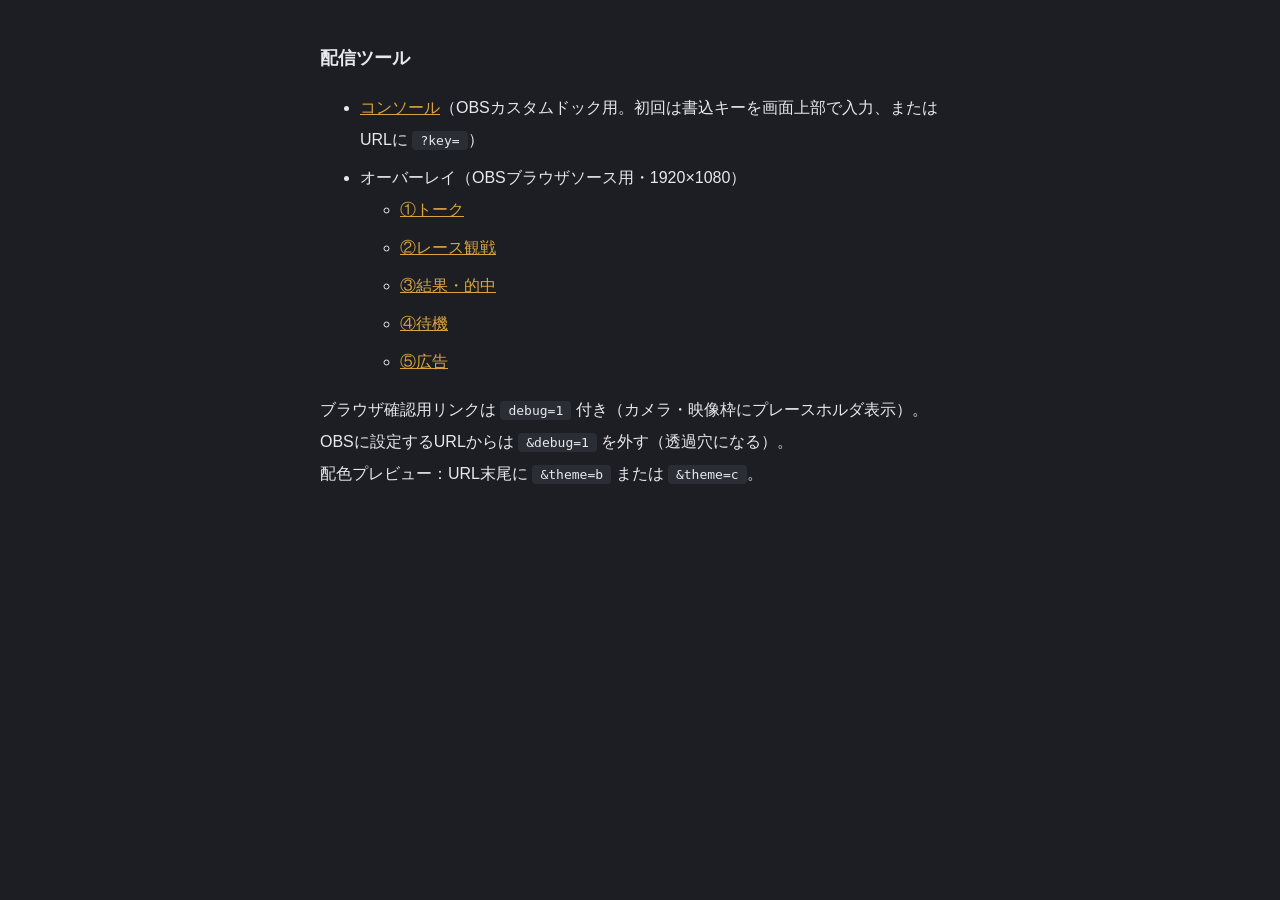
<file: index.html>
<!DOCTYPE html>
<html lang="ja">
<head>
<meta charset="utf-8">
<meta name="viewport" content="width=device-width, initial-scale=1">
<title>live tools</title>
<style>
  body { font-family: "Yu Gothic UI", sans-serif; background: #1c1e24; color: #e8e8ec;
         max-width: 640px; margin: 40px auto; padding: 0 20px; line-height: 2; }
  a { color: #d9a441; }
  h1 { font-size: 18px; }
  code { background: #2a2d34; padding: 2px 8px; border-radius: 4px; font-size: 13px; }
  li { margin-bottom: 6px; }
</style>
</head>
<body>
<h1>配信ツール</h1>
<ul>
  <li><a href="console.html">コンソール</a>（OBSカスタムドック用。初回は書込キーを画面上部で入力、またはURLに <code>?key=</code>）</li>
  <li>オーバーレイ（OBSブラウザソース用・1920×1080）
    <ul>
      <li><a href="overlay.html?scene=talk&debug=1">①トーク</a></li>
      <li><a href="overlay.html?scene=race&debug=1">②レース観戦</a></li>
      <li><a href="overlay.html?scene=result&debug=1">③結果・的中</a></li>
      <li><a href="overlay.html?scene=brb&debug=1">④待機</a></li>
      <li><a href="overlay.html?scene=ad&debug=1">⑤広告</a></li>
    </ul>
  </li>
</ul>
<p>ブラウザ確認用リンクは <code>debug=1</code> 付き（カメラ・映像枠にプレースホルダ表示）。<br>
OBSに設定するURLからは <code>&amp;debug=1</code> を外す（透過穴になる）。<br>
配色プレビュー：URL末尾に <code>&amp;theme=b</code> または <code>&amp;theme=c</code>。</p>
</body>
</html>
</file>
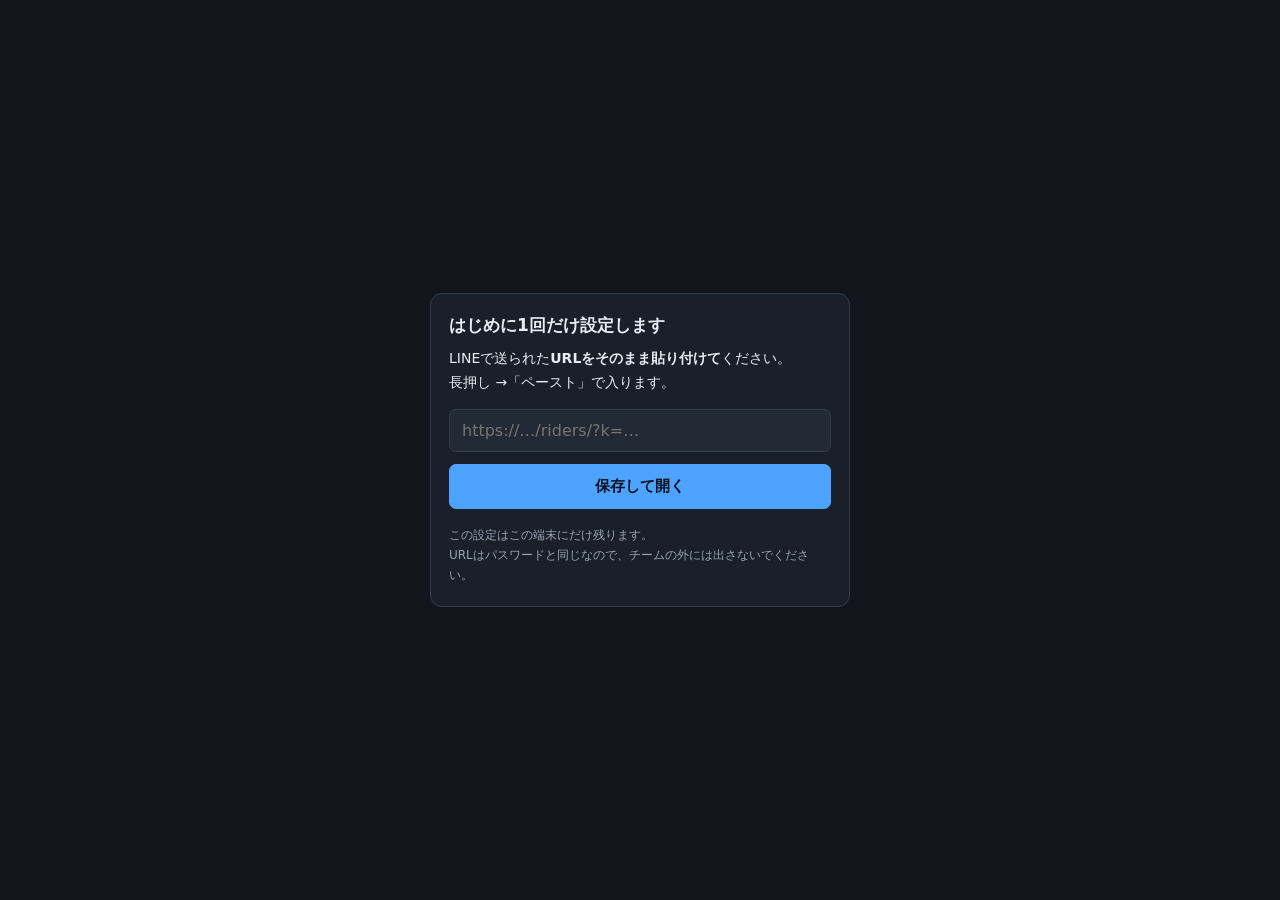
<file: riders/index.html>
<!DOCTYPE html>
<html lang="ja">
<head>
<meta charset="UTF-8">
<meta name="viewport" content="width=device-width, initial-scale=1, viewport-fit=cover">
<title>OKL 選手DB</title>
<!-- ホーム画面のアプリとして開くための指定（要件§35・③PWA／§39で訂正）。
     🔴**iPhoneは manifest の `start_url`（"./"）で起動する**＝「追加したときのURL」ではない。
        だから `?k=` を付けたまま追加しても**キーは落ちる**。さらにホーム画面アプリは
        Safariと localStorage が別なので、Safariで覚えたキーも届かない。
        ⇒ キーは画面から入れてもらう（`#keygate`／`js/keygate.js`）。
     ⚠️`start_url` を消せば前者は直るが、**Chromeのインストール要件から外れてAndroidが
        「アプリをインストール」を出さなくなる**ので消さない。 -->
<link rel="manifest" href="manifest.json">
<meta name="theme-color" content="#1a2029">
<meta name="apple-mobile-web-app-capable" content="yes">
<!-- 🔴`black-translucent` は**画面が時計・電池の下まで広がる**指定＝上のバーと時計が重なっていた
     （2026-09-23 Yの実機）。`black` はOSが status bar の場所を空けてくれる。
     ⚠️保険として CSS 側にも `env(safe-area-inset-top)` の余白を入れてある（効かない版への備え）。 -->
<meta name="apple-mobile-web-app-status-bar-style" content="black">
<meta name="apple-mobile-web-app-title" content="選手DB">
<link rel="apple-touch-icon" href="icon-180.png?v=20261129-001325">
<link rel="icon" href="icon-192.png?v=20261129-001325">
<link rel="stylesheet" href="css/style.css?v=20261129-001325">
</head>
<body data-view="work">

<!-- ═══════════ 操作ビュー（事務所PC） ═══════════ -->
<div class="app" id="app" data-tab="list">

  <header class="topbar">
    <div class="brand">選手DB</div>
    <nav class="tabs">
      <button type="button" class="tab is-on" data-tab="list">選手一覧</button>
      <button type="button" class="tab" data-tab="today">本日の出走表</button>
    </nav>
    <div class="top-right">
      <!-- 背景の色を切り替える（既定は黒。押すとこのブラウザだけが覚える） -->
      <button type="button" class="btn btn-sm theme-btn" id="theme-btn">○ 白背景にする</button>
      <span class="conn" id="conn" data-ok="wait">接続中…</span>
    </div>
  </header>

  <main class="cols">

    <!-- ── 左：一覧／出走表 ── -->
    <section class="col-left">

      <div class="pane" id="pane-list">
        <div class="filters">
          <input type="search" id="q" placeholder="名前・カナ・登録番号でさがす" autocomplete="off" spellcheck="false">
          <!-- 中身は名簿から作る（list.js renderKyuhanOptions）。使われている級班だけ人数つきで並ぶ。
               ⚠️ここは実データが来るまでの仮の1つ。**list.js の state.kyuhan と同じ値にする**
                  （main.js の初回 load がこのセレクトの値を読むため） -->
          <select id="kyuhan-sel" class="sel" title="級班でしぼりこむ">
            <option value="all">すべての級班</option>
          </select>
        </div>
        <div class="kana-rows" id="kana-rows"></div>
        <div class="list-head"><span id="list-count">—</span></div>
        <div class="list" id="rider-list"></div>
      </div>

      <div class="pane is-hidden" id="pane-today">
        <div class="filters">
          <select id="day-sel" class="sel">
            <option value="0">本日</option>
            <option value="1">明日</option>
          </select>
          <button type="button" class="btn" id="card-reload">取り直す</button>
          <span class="muted" id="card-meta"></span>
        </div>
        <div class="venue-tabs" id="venue-tabs"></div>
        <div class="racecard" id="racecard"></div>
      </div>

    </section>

    <!-- ── 右：選手詳細 ── -->
    <section class="col-right">
      <!-- スマホ（1カラム）でだけ出る戻りバー。§35
           ⚠️`#detail` の外に置く＝detail.js が中身を描き直しても消えない -->
      <div class="m-bar">
        <button type="button" class="m-back" id="m-back">← もどる</button>
      </div>
      <div id="detail">
        <div class="empty">左から選手を選んでください。</div>
      </div>
    </section>

  </main>
</div>

<!-- ═══════════ APIキーの入力（要件§39） ═══════════
     iPhoneのホーム画面アプリは `?k=` を落として起動し、Safariとは保存場所も別
     （head のコメント参照）＝**URL以外にキーを入れる道**が要る。
     ⚠️既定は hidden。出し入れするのは keygate.js だけ（出力ビューからは呼ばれない）。
     ⚠️`#app` の外に置く＝出力ビューは `#app` を remove するが、こちらは元々出さないので無害。 -->
<div class="keygate" id="keygate" hidden>
  <div class="kg-box">
    <div class="kg-title">はじめに1回だけ設定します</div>
    <p class="kg-lead">LINEで送られた<b>URLをそのまま貼り付けて</b>ください。<br>
      長押し →「ペースト」で入ります。</p>
    <input type="text" class="inp kg-inp" id="kg-inp" placeholder="https://…/riders/?k=…"
           autocomplete="off" autocapitalize="off" autocorrect="off" spellcheck="false">
    <button type="button" class="btn btn-primary kg-go" id="kg-go">保存して開く</button>
    <p class="kg-err" id="kg-err" hidden></p>
    <p class="kg-note">この設定はこの端末にだけ残ります。<br>
      URLはパスワードと同じなので、チームの外には出さないでください。</p>
  </div>
</div>

<!-- ═══════════ 出力ビュー（OBSブラウザソース・背景透明） ═══════════ -->
<div class="outcard" id="outcard" hidden></div>

<script src="../autoupdate.js?v=20261129-001325" data-au="output-only"></script>
<script src="js/config.js?v=20261129-001325"></script>
<script src="js/keygate.js?v=20261129-001325"></script>
<script src="js/racetype.js?v=20261129-001325"></script>
<script src="js/bank.js?v=20261129-001325"></script>
<script src="js/api.js?v=20261129-001325"></script>
<script src="js/kana.js?v=20261129-001325"></script>
<script src="js/list.js?v=20261129-001325"></script>
<script src="js/today.js?v=20261129-001325"></script>
<script src="js/detail.js?v=20261129-001325"></script>
<script src="js/output.js?v=20261129-001325"></script>
<script src="js/main.js?v=20261129-001325"></script>
</body>
</html>
</file>
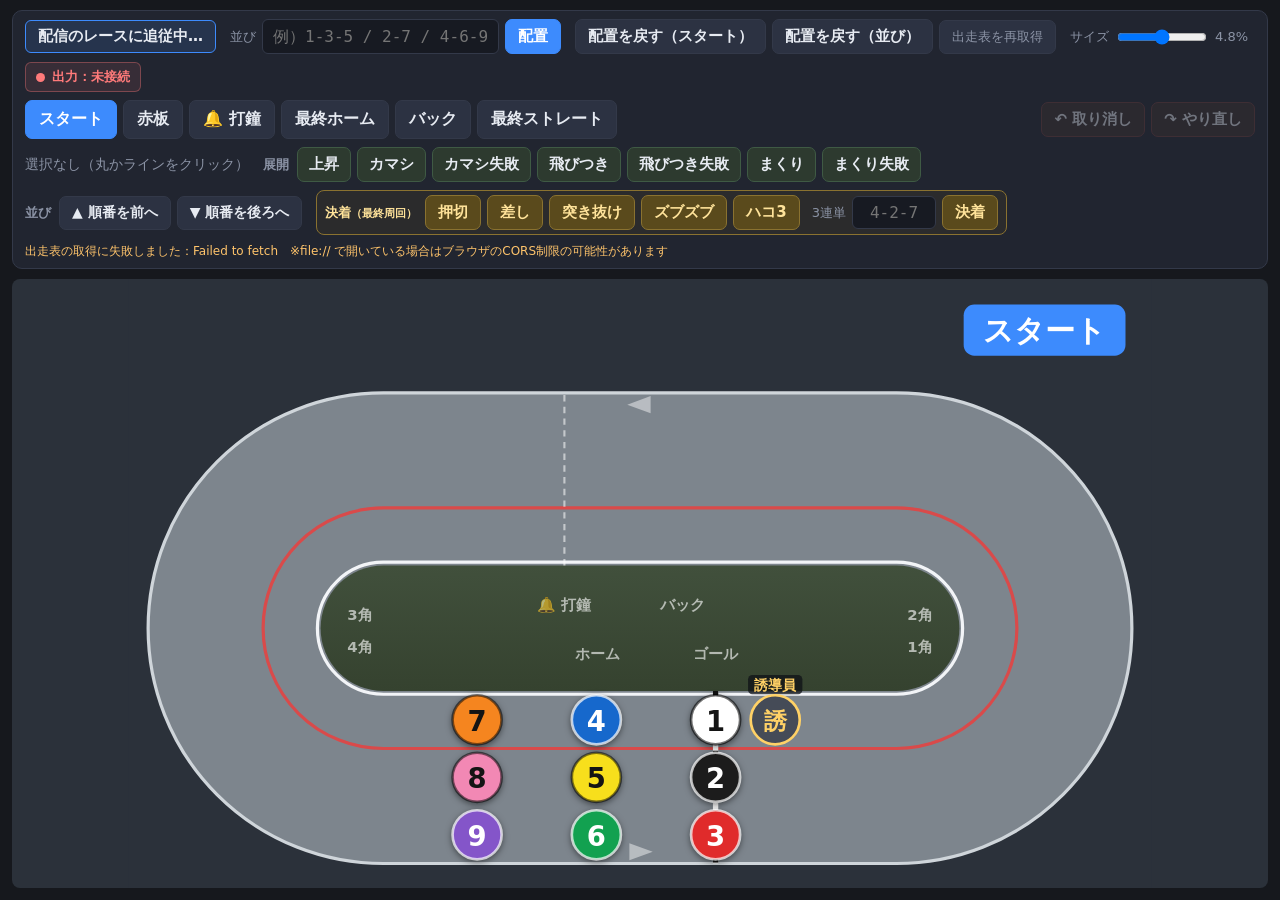
<file: tenkai-v2/index.html>
<!DOCTYPE html>
<html lang="ja">
<head>
<meta charset="UTF-8">
<meta name="viewport" content="width=device-width, initial-scale=1">
<title>競輪 展開ボード v2</title>
<link rel="stylesheet" href="css/style.css?v=20261129-001325">
</head>
<body>

<div class="app">

  <!-- ===== 操作パネル（OBSのドック側だけ。出力 ?view=output では消える） ===== -->
  <header class="panel" id="panel">

    <div class="panel-row">
      <!-- 場・レースは配信（コンソール）に常時追従するので通常は隠れている。?follow=0 のときだけ現れる -->
      <div class="field manual-only">
        <label for="venue-select">場</label>
        <select id="venue-select" class="sel" disabled></select>
      </div>
      <div class="field manual-only">
        <label for="race-select">レース</label>
        <select id="race-select" class="sel" disabled></select>
      </div>
      <div class="field manual-only">
        <label class="chk" for="follow-chk" title="コンソールが出しているレースに自動で合わせます">
          <input type="checkbox" id="follow-chk" checked>配信に追従
        </label>
        <button type="button" class="diff" id="follow-diff" hidden></button>
      </div>

      <div class="field auto-only">
        <span class="now-race" id="now-race">配信のレースに追従中…</span>
      </div>

      <div class="field field-grow">
        <label for="lineup-input">並び</label>
        <input type="text" id="lineup-input" placeholder="例）1-3-5 / 2-7 / 4-6-9" autocomplete="off" spellcheck="false">
        <button type="button" id="apply-btn" class="btn btn-primary">配置</button>
      </div>

      <div class="field">
        <button type="button" id="reset-btn" class="btn" title="車番順の升目（スタートの位置）に戻す">配置を戻す（スタート）</button>
        <button type="button" id="reset-line-btn" class="btn" title="並びの一列（赤板の位置）に置き直す">配置を戻す（並び）</button>
        <button type="button" id="reload-btn" class="btn btn-sub">出走表を再取得</button>
      </div>

      <div class="field">
        <label for="size-range">サイズ</label>
        <input type="range" id="size-range" min="40" max="56" step="1">
        <span class="val" id="size-val">4.8%</span>
      </div>

      <div class="field">
        <span class="live-dot" id="live-dot" data-live="off">出力：未接続</span>
      </div>
    </div>

    <!-- 局面ボタン＝先頭がその地点に来るまで全体が進む（戻る）。要件定義_v2 §5・§6.4 -->
    <div class="panel-row panel-row-phase">
      <div class="phase-group">
        <button type="button" class="btn btn-phase" data-phase="start">スタート</button>
        <button type="button" class="btn btn-phase" data-phase="red">赤板</button>
        <button type="button" class="btn btn-phase" data-phase="bell">🔔 打鐘</button>
        <button type="button" class="btn btn-phase" data-phase="home">最終ホーム</button>
        <button type="button" class="btn btn-phase" data-phase="back">バック</button>
        <button type="button" class="btn btn-phase" data-phase="straight" title="4角を抜けてホーム直線へ。ここで差し・突き抜け・ズブズブを押すと3着までゴールする">最終ストレート</button>
      </div>
      <div class="phase-group">
        <button type="button" class="btn btn-undo" id="undo-btn" title="Ctrl+Z" disabled>↶ 取り消し</button>
        <button type="button" class="btn btn-undo" id="redo-btn" title="Ctrl+Y" disabled>↷ やり直し</button>
      </div>
    </div>

    <!-- 動詞ボタン（v2.1）＝選手かラインをクリックして選んでから押す。要件定義_v2 §6.5 -->
    <!-- 9/27 Naoto「レース中の動きと、ゴールの仕方はボタンの位置を分けて分かるように」＝
         1段目＝展開（レース中の動き・緑）／2段目＝並び（順番の入れ替え）＋決着（ゴールの仕方・金色・3連単もここ） -->
    <div class="panel-row panel-row-verb">
      <span class="sel-label is-empty" id="sel-label">選択なし（丸かラインをクリック）</span>
      <div class="phase-group verb-group">
        <span class="group-label">展開</span>
        <button type="button" class="btn btn-verb" data-verb="joushou" title="赤板〜打鐘：選んだラインが上がって前を押さえる。前受けはすぐ後ろへ">上昇</button>
        <button type="button" class="btn btn-verb" data-verb="kamashi" title="打鐘〜ホーム：選んだラインが一気に叩いて先頭へ。叩かれたラインはすぐ後ろへ">カマシ</button>
        <button type="button" class="btn btn-verb" data-verb="kamashiFail" title="選んだラインが番手の横まで来て突っ張られ、最後尾へ下がる">カマシ失敗</button>
        <button type="button" class="btn btn-verb" data-verb="tobitsuki" title="選んだ選手が先頭ラインの番手に飛びつき、番手を奪う">飛びつき</button>
        <button type="button" class="btn btn-verb" data-verb="tobitsukiFail" title="選んだ選手が番手の横まで来て弾かれ、元の位置へ戻る">飛びつき失敗</button>
        <button type="button" class="btn btn-verb" data-verb="makuri" title="外を上がって先頭を抜き去る＝まくり切る（ラインの先頭を選ぶと後続も続く）">まくり</button>
        <button type="button" class="btn btn-verb" data-verb="makuriFail" title="先頭ラインの番手にブロックされて止められ、元の位置へ引く">まくり失敗</button>      </div>
    </div>
    <div class="panel-row panel-row-verb">
      <div class="phase-group verb-group">
        <span class="group-label">並び</span>
        <button type="button" class="btn btn-order" data-verb="up" title="選んだラインを1つ前のラインと入れ替える">▲ 順番を前へ</button>
        <button type="button" class="btn btn-order" data-verb="down" title="選んだラインを1つ後ろのラインと入れ替える">▼ 順番を後ろへ</button>
      </div>
      <div class="phase-group verb-group finish-group">
        <span class="group-label">決着<small>（最終周回）</small></span>
        <button type="button" class="btn btn-finish" data-verb="oshikiri" title="最終周回で：先頭がそのまま1着、ラインもそのままの順でゴール">押切</button>
        <button type="button" class="btn btn-finish" data-verb="sashi" title="最終周回で：番手が先頭を差して1着・3番手が3着（それより前は、すぐ前の選手を交わす）">差し</button>
        <button type="button" class="btn btn-finish" data-verb="tsukinuke" title="最終周回で：3番手が番手・先頭をまとめて抜いて1着（それより前は、番手が先頭を交わす）">突き抜け</button>
        <button type="button" class="btn btn-finish" data-verb="zubu" title="最終周回で：3車ラインの先頭が番手・3番手に抜かれる（番手→3番手→先頭の順でゴール）">ズブズブ</button>
        <button type="button" class="btn btn-finish" data-verb="hako3" title="最終周回で：3車ラインの先頭が1着・3番手が番手を交わして2着（先頭→3番手→番手の順でゴール）">ハコ3</button>
        <!-- 3連単で決着（9/27）：最終周回で押すと、その着順でゴールまで走り切る -->
        <span class="field">
          <label for="trifecta-input">3連単</label>
          <input type="text" id="trifecta-input" class="trifecta" placeholder="4-2-7" autocomplete="off" spellcheck="false" maxlength="12">
          <button type="button" id="trifecta-btn" class="btn btn-finish">決着</button>
        </span>
      </div>
    </div>

    <p class="hint" id="hint">局面ボタンで全体が進みます。<b>盤面の上でホイール（奥へ＝進む／手前へ＝戻す）</b>や → ← キーで少しずつ。<b>丸をドラッグ＝1台</b>（コースに沿って動く・離すと内/中/外にそろう）／<b>ラインの帯をドラッグ＝ライン全員</b>。</p>
  </header>

  <!-- ===== 表示エリア（1枚のSVG・viewBox 960×572。縦横比を保って窓に合わせる） ===== -->
  <main class="stage-wrap">
    <div class="stage" id="stage" data-bg="normal"></div>
  </main>

</div>

<script src="../autoupdate.js?v=20261129-001325" data-au="output-only"></script>
<script src="js/config.js?v=20261129-001325"></script>
<script src="js/track.js?v=20261129-001325"></script>
<script src="js/state.js?v=20261129-001325"></script>
<script src="js/icons.js?v=20261129-001325"></script>
<script src="js/bars.js?v=20261129-001325"></script>
<script src="js/board.js?v=20261129-001325"></script>
<script src="js/racecard.js?v=20261129-001325"></script>
<script src="js/live.js?v=20261129-001325"></script>
<script src="js/lineup.js?v=20261129-001325"></script>
<script src="js/anim.js?v=20261129-001325"></script>
<script src="js/undo.js?v=20261129-001325"></script>
<script src="js/verbs.js?v=20261129-001325"></script>
<script src="js/drag.js?v=20261129-001325"></script>
<script src="js/main.js?v=20261129-001325"></script>
</body>
</html>
</file>
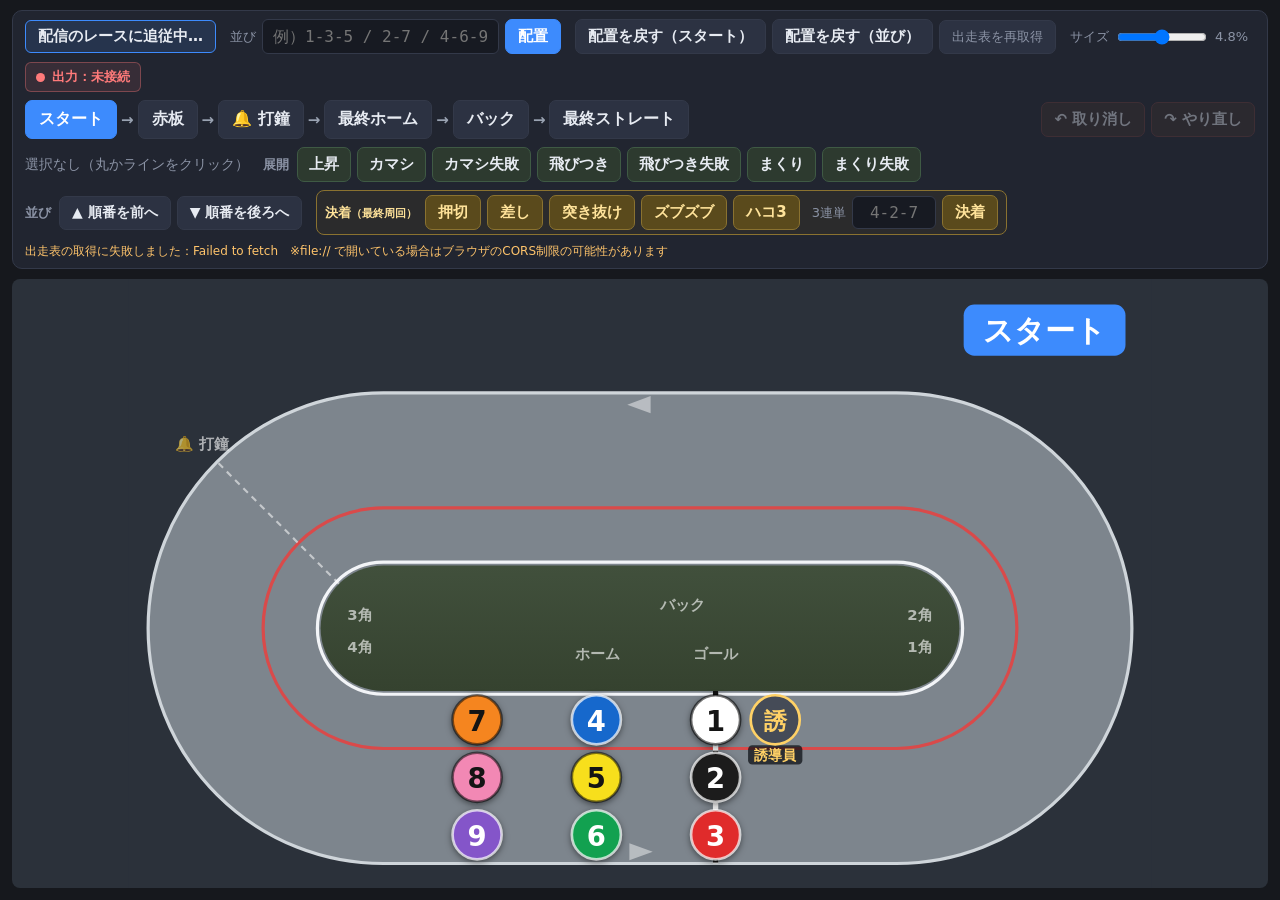
<file: tenkai/index.html>
<!DOCTYPE html>
<html lang="ja">
<head>
<meta charset="UTF-8">
<meta name="viewport" content="width=device-width, initial-scale=1">
<title>競輪 展開ボード</title>
<link rel="stylesheet" href="css/style.css?v=20261129-001325">
</head>
<body>

<div class="app">

  <!-- ===== 操作パネル（OBSのドック側だけ。出力 ?view=output では消える） ===== -->
  <header class="panel" id="panel">

    <div class="panel-row">
      <!-- 場・レースは配信（コンソール）に常時追従するので通常は隠れている。?follow=0 のときだけ現れる -->
      <div class="field manual-only">
        <label for="venue-select">場</label>
        <select id="venue-select" class="sel" disabled></select>
      </div>
      <div class="field manual-only">
        <label for="race-select">レース</label>
        <select id="race-select" class="sel" disabled></select>
      </div>
      <div class="field manual-only">
        <label class="chk" for="follow-chk" title="コンソールが出しているレースに自動で合わせます">
          <input type="checkbox" id="follow-chk" checked>配信に追従
        </label>
        <button type="button" class="diff" id="follow-diff" hidden></button>
      </div>

      <div class="field auto-only">
        <span class="now-race" id="now-race">配信のレースに追従中…</span>
      </div>

      <div class="field field-grow">
        <label for="lineup-input">並び</label>
        <input type="text" id="lineup-input" placeholder="例）1-3-5 / 2-7 / 4-6-9" autocomplete="off" spellcheck="false">
        <button type="button" id="apply-btn" class="btn btn-primary">配置</button>
      </div>

      <div class="field">
        <button type="button" id="reset-btn" class="btn" title="車番順の升目（スタートの位置）に戻す">配置を戻す（スタート）</button>
        <button type="button" id="reset-line-btn" class="btn" title="並びの一列（赤板の位置）に置き直す">配置を戻す（並び）</button>
        <button type="button" id="reload-btn" class="btn btn-sub">出走表を再取得</button>
      </div>

      <div class="field">
        <label for="size-range">サイズ</label>
        <input type="range" id="size-range" min="40" max="56" step="1">
        <span class="val" id="size-val">4.8%</span>
      </div>

      <div class="field">
        <span class="live-dot" id="live-dot" data-live="off">出力：未接続</span>
      </div>
    </div>

    <!-- 局面ボタン＝先頭がその地点に来るまで全体が進む（戻る）。要件定義_v2 §5・§6.4 -->
    <div class="panel-row panel-row-phase">
      <div class="phase-group">
        <!-- 10/26 Naoto 局面の間に「→」＝進む順が分かるように（ボタンではない・押せない）。色・大きさはここだけ（style.css は白版を保留中のため触らない） -->
        <button type="button" class="btn btn-phase" data-phase="start">スタート</button>
        <span class="phase-arrow" aria-hidden="true" style="align-self:center;color:#9aa3b2;font-weight:700;font-size:15px;margin:0 -2px;user-select:none">→</span>
        <button type="button" class="btn btn-phase" data-phase="red">赤板</button>
        <span class="phase-arrow" aria-hidden="true" style="align-self:center;color:#9aa3b2;font-weight:700;font-size:15px;margin:0 -2px;user-select:none">→</span>
        <button type="button" class="btn btn-phase" data-phase="bell">🔔 打鐘</button>
        <span class="phase-arrow" aria-hidden="true" style="align-self:center;color:#9aa3b2;font-weight:700;font-size:15px;margin:0 -2px;user-select:none">→</span>
        <button type="button" class="btn btn-phase" data-phase="home">最終ホーム</button>
        <span class="phase-arrow" aria-hidden="true" style="align-self:center;color:#9aa3b2;font-weight:700;font-size:15px;margin:0 -2px;user-select:none">→</span>
        <button type="button" class="btn btn-phase" data-phase="back">バック</button>
        <span class="phase-arrow" aria-hidden="true" style="align-self:center;color:#9aa3b2;font-weight:700;font-size:15px;margin:0 -2px;user-select:none">→</span>
        <button type="button" class="btn btn-phase" data-phase="straight" title="4角を抜けてホーム直線へ。ここで差し・突き抜け・ズブズブを押すと3着までゴールする">最終ストレート</button>
      </div>
      <div class="phase-group">
        <button type="button" class="btn btn-undo" id="undo-btn" title="Ctrl+Z" disabled>↶ 取り消し</button>
        <button type="button" class="btn btn-undo" id="redo-btn" title="Ctrl+Y" disabled>↷ やり直し</button>
      </div>
    </div>

    <!-- 動詞ボタン（v2.1）＝選手かラインをクリックして選んでから押す。要件定義_v2 §6.5 -->
    <!-- 9/27 Naoto「レース中の動きと、ゴールの仕方はボタンの位置を分けて分かるように」＝
         1段目＝展開（レース中の動き・緑）／2段目＝並び（順番の入れ替え）＋決着（ゴールの仕方・金色・3連単もここ） -->
    <div class="panel-row panel-row-verb">
      <span class="sel-label is-empty" id="sel-label">選択なし（丸かラインをクリック）</span>
      <div class="phase-group verb-group">
        <span class="group-label">展開</span>
        <button type="button" class="btn btn-verb" data-verb="joushou" title="赤板〜打鐘：選んだラインが上がって前を押さえる。前受けはすぐ後ろへ">上昇</button>
        <button type="button" class="btn btn-verb" data-verb="kamashi" title="打鐘〜ホーム：選んだラインが一気に叩いて先頭へ。叩かれたラインはすぐ後ろへ">カマシ</button>
        <button type="button" class="btn btn-verb" data-verb="kamashiFail" title="選んだラインが番手の横まで来て突っ張られ、最後尾へ下がる">カマシ失敗</button>
        <button type="button" class="btn btn-verb" data-verb="tobitsuki" title="選んだ選手が先頭ラインの番手に飛びつき、番手を奪う">飛びつき</button>
        <button type="button" class="btn btn-verb" data-verb="tobitsukiFail" title="選んだ選手が番手の横まで来て弾かれ、元の位置へ戻る">飛びつき失敗</button>
        <button type="button" class="btn btn-verb" data-verb="makuri" title="外を上がって先頭を抜き去る＝まくり切る（ラインの先頭を選ぶと後続も続く）">まくり</button>
        <button type="button" class="btn btn-verb" data-verb="makuriFail" title="先頭ラインの番手にブロックされて止められ、元の位置へ引く">まくり失敗</button>      </div>
    </div>
    <div class="panel-row panel-row-verb">
      <div class="phase-group verb-group">
        <span class="group-label">並び</span>
        <button type="button" class="btn btn-order" data-verb="up" title="選んだラインを1つ前のラインと入れ替える">▲ 順番を前へ</button>
        <button type="button" class="btn btn-order" data-verb="down" title="選んだラインを1つ後ろのラインと入れ替える">▼ 順番を後ろへ</button>
      </div>
      <div class="phase-group verb-group finish-group">
        <span class="group-label">決着<small>（最終周回）</small></span>
        <button type="button" class="btn btn-finish" data-verb="oshikiri" title="最終周回で：先頭がそのまま1着、ラインもそのままの順でゴール">押切</button>
        <button type="button" class="btn btn-finish" data-verb="sashi" title="最終周回で：番手が先頭を差して1着・3番手が3着（それより前は、すぐ前の選手を交わす）">差し</button>
        <button type="button" class="btn btn-finish" data-verb="tsukinuke" title="最終周回で：3番手が番手・先頭をまとめて抜いて1着（それより前は、番手が先頭を交わす）">突き抜け</button>
        <button type="button" class="btn btn-finish" data-verb="zubu" title="最終周回で：3車ラインの先頭が番手・3番手に抜かれる（番手→3番手→先頭の順でゴール）">ズブズブ</button>
        <button type="button" class="btn btn-finish" data-verb="hako3" title="最終周回で：3車ラインの先頭が1着・3番手が番手を交わして2着（先頭→3番手→番手の順でゴール）">ハコ3</button>
        <!-- 3連単で決着（9/27）：最終周回で押すと、その着順でゴールまで走り切る -->
        <span class="field">
          <label for="trifecta-input">3連単</label>
          <input type="text" id="trifecta-input" class="trifecta" placeholder="4-2-7" autocomplete="off" spellcheck="false" maxlength="12">
          <button type="button" id="trifecta-btn" class="btn btn-finish">決着</button>
        </span>
      </div>
    </div>

    <p class="hint" id="hint">局面ボタンで全体が進みます。<b>盤面の上でホイール（奥へ＝進む／手前へ＝戻す）</b>や → ← キーで少しずつ。<b>丸をドラッグ＝1台</b>（コースに沿って動く・離すと内/中/外にそろう）／<b>ラインの帯をドラッグ＝ライン全員</b>。</p>
  </header>

  <!-- ===== 表示エリア（1枚のSVG・viewBox 960×572。縦横比を保って窓に合わせる） ===== -->
  <main class="stage-wrap">
    <div class="stage" id="stage" data-bg="normal"></div>
  </main>

</div>

<script src="../autoupdate.js?v=20261129-001325" data-au="output-only"></script>
<script src="js/config.js?v=20261129-001325"></script>
<script src="js/track.js?v=20261129-001325"></script>
<script src="js/state.js?v=20261129-001325"></script>
<script src="js/icons.js?v=20261129-001325"></script>
<script src="js/bars.js?v=20261129-001325"></script>
<script src="js/board.js?v=20261129-001325"></script>
<script src="js/racecard.js?v=20261129-001325"></script>
<script src="js/live.js?v=20261129-001325"></script>
<script src="js/lineup.js?v=20261129-001325"></script>
<script src="js/anim.js?v=20261129-001325"></script>
<script src="js/undo.js?v=20261129-001325"></script>
<script src="js/verbs.js?v=20261129-001325"></script>
<script src="js/drag.js?v=20261129-001325"></script>
<script src="js/main.js?v=20261129-001325"></script>
</body>
</html>
</file>
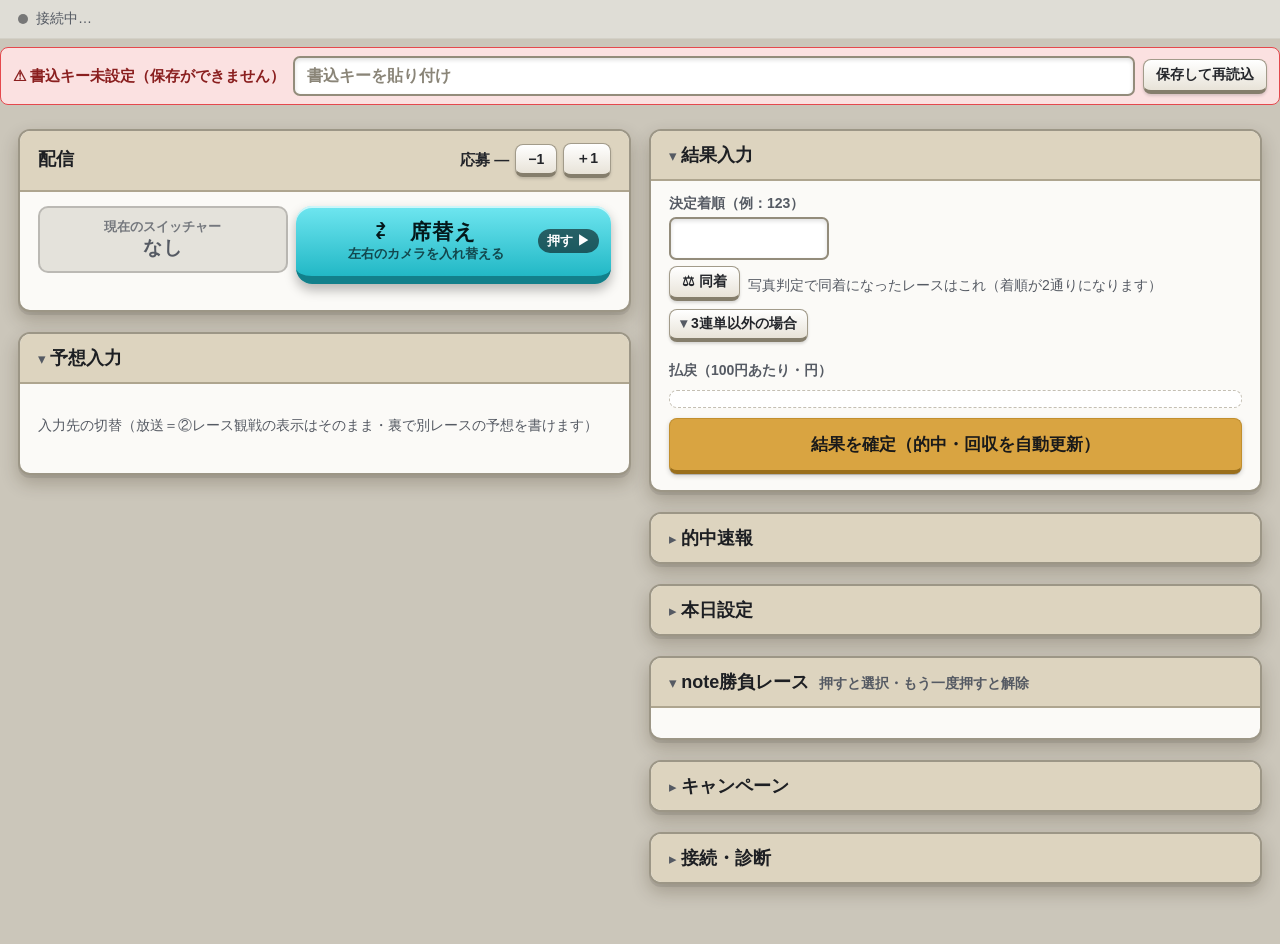
<file: console.html>
<!DOCTYPE html>
<html lang="ja">
<head>
<meta charset="utf-8">
<meta name="viewport" content="width=device-width, initial-scale=1">
<title>配信コンソール</title>
<link rel="stylesheet" href="console.css?v=20261129-001325">
</head>
<body>

<!-- ステータスバー（常時表示） -->
<header class="statusbar">
  <span class="sync-dot" id="sync-dot"></span>
  <span class="sync-text" id="sync-text">接続中…</span>
  <span class="next-race" id="next-race"></span>
</header>
<div class="warn hidden" id="stale-warn"></div>
<div class="warn hidden" id="refund-warn"></div>
<div class="warn hidden" id="ore-warn" title="タップで予想入力へ"></div>
<!-- 🔔 回収未入力アラート（10/3）：的中が集計待ち（回収枚数が空）になった瞬間に画面に固定で出す。中身は console.js の refundAlertShow -->
<div class="refund-alert hidden" id="refund-alert" role="alert" aria-live="assertive"></div>
<div class="warn key-warn hidden" id="key-warn">⚠ 書込キー未設定（保存ができません）
  <input type="password" id="key-input" class="inp slim" placeholder="書込キーを貼り付け">
  <button class="btn small" id="btn-key-save">保存して再読込</button>
</div>
<div class="warn newday hidden" id="newday-warn">
  <span id="newday-text"></span>
  <button class="btn small" id="btn-newday">新しい日を開始</button>
</div>

<main class="layout">
<div class="col">

<!-- ══════════ 場・レース ══════════ -->
<section class="card">
  <div class="card-head">
    <h2>場・レース <span class="h-sub" id="race-date"></span></h2>
    <!-- キャンペーン応募人数のクイック増減（8/9 FB98）：配信中に応募が入るたび更新する運用のため、
         現在人数を見せつつ＋1/−1で即保存（席替えクイックと同じ・本日設定フォームは読まない） -->
    <span class="camp-quick" title="本日のキャンペーン応募人数（押した瞬間に保存・バナー即反映。バナーを非表示に戻すのは本日設定で空欄に）">
      <span class="camp-quick-num" id="camp-quick-num">応募 —</span>
      <button class="btn small" id="btn-camp-minus">−1</button>
      <button class="btn small" id="btn-camp-plus">＋1</button>
    </span>
  </div>
  <!-- 席替えは配信中に使う操作＝本日設定の中だけでなく常時見える位置にも置く（8/8 FB74・押すと即確定）。
       8/29 FB150＝見出し行の小さなボタンでは押し忘れる（休憩明けの席交代が発生源）ため、
       カード先頭の全幅ボタンへ格上げ。⚠️idは変えない（検証ハーネスがidで叩く）。
       9/24 Naoto＝席替えを右半分に寄せ、左半分に「現在のスイッチャー（＝配信者2・席2の人）」の表示枠。
       枠は押せない表示だけ（塗り＝その人のメンバーカラー・console.js の renderSwitcher） -->
  <div class="seat-row">
    <div class="switcher empty" id="switcher-box">
      <span class="sw-lbl">現在のスイッチャー</span>
      <span class="sw-name" id="switcher-name">なし</span>
    </div>
    <button class="btn seat-swap" id="btn-seat-swap-quick" title="席1（左カメラ）と席2（右カメラ）を入れ替えて即保存（もう一度押すと元に戻る）">
      <span class="ss-main" id="seat-swap-label">⇄　席替え</span>
      <span class="ss-sub" id="seat-swap-sub">左右のカメラを入れ替える</span>
    </button>
  </div>
  <!-- #15（11/26 Naoto）休憩中アイコン＝席ごとのボタン（console.js の renderBreakBtns が中身を書く） -->
  <div class="brk-row" id="brk-row"></div>
  <div class="venue-row" id="venue-row"></div>
  <div class="race-chip-grid" id="race-chips"></div>
  <!-- 並び順＝シーン番号どおり①→②（8/27 FB142・Naoto指定）。
       #sub-row＝①トークの表示場（最大3場）／#race-sub-row＝②レース観戦のサブ予想（NEXT枠）。
       ⚠️入れ替えるだけでよい＝どちらもJSはid指定で描画・CSSに並び順の依存なし -->
  <div id="sub-row"></div>
  <div id="race-sub-row"></div>
</section>

<!-- 🎉§182 登録者のお祝い（11/1 Naoto「目立つところに」→「配信と予想入力の間に」）＝押す→もう一度押すと①で流れる（中身は console.js） -->
<!-- 11/10 Naoto「隠す」＝hidden で画面から消す（コードは12/7の1万人記念 全員配信で使い回す）。出すときは下の hidden を外すだけ -->
<button class="celebrate-btn" id="btn-celebrate" type="button" hidden><span class="cb-main"></span><span class="cb-sub"></span></button>

<!-- #45（11/28 Naoto）配信者へのメッセージ＝あるときだけ出る（中身は console.js の renderNMsg・送り主は出さない）。
     🔄11/28 Naoto「配信タブと予想入力タブの間が気づきやすい」＝一番上から移した -->
<div class="n-msg hidden" id="n-msg" role="alert" aria-live="assertive"></div>

<!-- ══════════ 予想入力 ══════════ -->
<details class="card" open>
  <summary><h2>予想入力</h2> <span class="h-sub" id="pred-target"></span></summary>
  <div class="hint">入力先の切替（放送＝②レース観戦の表示はそのまま・裏で別レースの予想を書けます）</div>
  <div class="venue-row" id="pred-venue-row"></div>
  <div class="race-chip-grid" id="pred-race-chips"></div>
<!-- §134（10/15 Naoto）入力先のレースに補充の選手がいるときだけ出す（追加は出さない） -->
<div class="hoju-alert hidden" id="pred-hoju"></div>
  <!-- 車数の手動上書き（旧 #pred-cars）は8/27 FB138で撤去＝自動判定（出走表の最大車番）一本。
       ⚠️本日設定の名簿・締切と違い、save()が読み戻す欄ではないのでDOMから消して問題ない -->
  <!-- 並び（9/25 Naoto「入力先のレースと予想の間に」）＝手修正＞時刻表同梱＞自動取得（OBSの②中央ラインと同じ優先順） -->
  <div class="pred-narabi hidden" id="pred-narabi"></div>
  <!-- prep51 休憩の促し（11/26 Naoto＝並び・AIアシスタントの下、2人の予想欄のすぐ上＝買目を打つときに必ず目に入る場所） -->
  <div class="brk-nudge hidden" id="brk-nudge"></div>
  <div id="pred-forms"></div>
  <!-- 「並びを手で直す」は9/25撤去（Naoto）。保存済みの手修正 state.narabi は並び表示で引き続き最優先 -->
</details>

</div>
<div class="col">

<!-- ══════════ 結果入力 ══════════ -->
<details class="card" open>
  <!-- 9/25 Naoto「結果を今すぐ取得」は見出しのレース丸枠の右へ。⚠️summary の中のボタン＝押すとカードが開閉してしまうので
       click で preventDefault（console.js） -->
  <summary><h2>結果入力</h2> <span class="h-sub" id="result-target"></span>
    <!-- §76（9/28 Naoto「使ったことない・不要」）隠すだけ＝console.js がidで引くのでDOMは残す -->
    <button class="btn small res-refresh-inline hidden" id="btn-res-refresh">🔄 結果を今すぐ取得</button></summary>
  <div class="hint hidden" id="auto-result-hint"></div>
  <div class="hint" id="res-refresh-hint"></div>

  <!-- 9/25 Naoto＝見出しは「決定着順」・例はハイフン無し・欄の中の例は出さない（parseOneOrder は数字だけ拾うので 123 で通る） -->
  <label class="lbl">決定着順（例：123）</label>
  <input type="text" id="res-order" class="inp big" inputmode="numeric">

  <!-- 同着（8/27 FB148）＝勝ちの並びが2通りになり、公式の3連単払戻も2本出る。
       着順を2本持って両方を的中・回収に載せる。既定は閉じたまま＝通常レースの邪魔をしない。
       自動取得が同着（3連単の払戻が2本）を拾ったときは「フォームに反映」で自動的に開く -->
  <div class="row gap dh-row">
    <button class="btn small" id="btn-deadheat">⚖ 同着</button>
    <span class="hint dh-note">写真判定で同着になったレースはこれ（着順が2通りになります）</span>
  </div>
  <div class="hidden" id="deadheat-wrap">
    <label class="lbl">同着の他の着順（例：123）</label>
    <!-- ⚠️1行入力ではなく複数行にしてある（8/27）＝1着同着と3着同着が重なると当たりが4通りになる
         実例＝2026/5/25 静岡3R（4-7-1／4-7-6／7-4-1／7-4-6）。1行固定だと取りこぼす -->
    <!-- §76（9/28 Naoto）例はハイフン無し（決定着順と同じ運用）・欄の見た目は決定着順とそろえる（console.css・行数に合わせて自動で伸びる） -->
    <textarea id="res-order2" class="inp big" rows="1"></textarea>
    <div class="hint">例）1着5・2着が2と3の同着 → <b>523</b> と <b>532</b> の2通りが当たり。
      下の払戻欄に<b>公式の金額を全部</b>入れると、当たり全部が的中・回収に載ります
      （それぞれ別に「何枚買ったか」を入れられます）</div>
  </div>

  <!-- 8/27 FB144：式別セレクタ＋組合せ＋行を追加は常時表示をやめ、この折りたたみの中へ。
       買い方は3連単が基本で、行の追加が要るのは他式別で買った時だけ（＝押した時だけ出す）。
       9/25 開くボタンは「同着」と同じ丸いボタンの見た目（.exp.btn-sum）。置き場所は同着ボタンの下（9/25 Naoto・同着欄の下＝同着を開いていないときは同着のすぐ下） -->
  <details class="exp btn-sum">
    <summary>3連単以外の場合</summary>
    <div class="hint">ワイド・2車複などで買った時だけ使います。式別と買い目を指定して決定すると、
      あとは3連単と同じ＝その行に払戻を入れれば的中・回収の計算に入ります</div>
    <div class="row gap">
      <!-- ⚠️3連単は選択肢に入れない（8/27 FB145）＝ここは「3連単以外」のための欄。
           3連単の行は着順を入れれば自動で並ぶ（console.jsのsyncPayoutPresets） -->
      <select id="payout-add-type" class="inp slim">
        <option>3連複</option><option>2車単</option><option>2車複</option><option>ワイド</option>
      </select>
      <input type="text" id="payout-add-combo" class="inp slim" placeholder="買い目 123">
      <button class="btn small" id="btn-payout-add">決定</button>
    </div>
  </details>

  <!-- 選手名（1〜3着）・決まり手・上がりの手入力欄は8/27 FB143で撤去（Naoto「手で入れない」）。
       ⚠️データとしては残す＝自動取得の結果からstate.results[].names/kimariteに入り、
       的中演出（選手リスペクト）が名前に使う。確定時の引き継ぎはDerive.carryResultMetaが担当。
       ここに欄を戻す必要はない（戻すならcarryResultMeta側も直すこと） -->

  <label class="lbl">払戻（100円あたり・円）</label>
  <!-- 8/27 FB146の入れ方の説明（公式の払戻をそのまま・回収は枚数）は9/25 Naoto「消して」で撤去 -->
  <div id="payout-rows"></div>


  <div class="settle-preview" id="settle-preview"></div>
  <button class="btn primary" id="btn-settle">結果を確定（的中・回収を自動更新）</button>
</details>

<!-- ══════════ 的中速報 ══════════ -->
<details class="card">
  <summary><h2>的中速報</h2> <span class="h-sub" id="hit-count"></span></summary>
  <ul class="hit-admin" id="hit-admin"></ul>
  <div class="row gap">
    <select id="hit-add-racer" class="inp slim"></select>
    <input type="text" id="hit-add-place" class="inp slim" placeholder="場R（例:玉野7R）">
    <input type="number" id="hit-add-mult" class="inp slim" placeholder="倍率">
    <button class="btn small" id="btn-hit-add">追加</button>
  </div>
</details>

<!-- ══════════ 本日設定 ══════════ -->
<details class="card" id="setup-card">
  <summary><h2>本日設定</h2></summary>
  <!-- 並び＝配信者 → 本日の場 → note勝負レース（9/26 Naoto）。note は「座っている人×本日の場」から作るので最後。
       配信者は交代・1人配信のときに一番急ぐ＝開いてすぐの位置 -->
  <!-- 9/26 Naoto＝プルダウン→ボタン式。座っている人をメンバーカラーで塗る・押した瞬間に保存。
       ⚠️select は隠して残す＝saveSettings が #racer-1/#racer-2 の値を読むため。ボタンは select の値を書き換えて change を発火するだけ
       （同じ人を選んだら席を入れ替える処理も change 側にある） -->
  <label class="lbl">配信者：席1＝左カメラ／席2＝右カメラ。座らない席は「なし」</label>
  <div class="seat-row"><span class="seat-lbl">席1（左）</span><div class="seat-btns" id="seat-pick-1"></div></div>
  <div class="seat-swap-row"><button class="btn small" id="btn-seat-swap" title="席1と席2を入れ替えて即保存">⇄ 席替え</button></div>
  <div class="seat-row"><span class="seat-lbl">席2（右）</span><div class="seat-btns" id="seat-pick-2"></div></div>
  <div class="seat-selects">
    <select id="racer-1" class="inp slim"></select>
    <select id="racer-2" class="inp slim"></select>
  </div>

  <label class="lbl">本日の場</label>
  <div class="venue-pick" id="venue-pick"></div>
  <!-- グレード表示の入力欄は9/24 Naoto「使ってないのでコンソール上の表示は不要」で admin-only に（&admin=1 でだけ見える）。
       ⚠️DOMから消さない＝saveSettings が .grade-inp を読み戻して state.grade に書くため。
       場を選んだ時の自動プリセット（タイムテーブルのグレード）はそのまま動く -->
  <div id="grade-inputs" class="admin-only"></div>
  <div class="hint admin-only">グレード表示＝②レース観戦の映像枠に出る小バッジ。**場を選ぶと自動で入ります**（オッズパークから取得・手で書き換えOK・空欄なら非表示）</div>

  <!-- 9/25 自由記述（#note-races）→クリック式。押した瞬間に保存（console.js renderNotePick）。
       保存形式は従来の文章のまま＝バナー・noteチェック既定ONは無改修 -->
  <label class="lbl">本日のnote勝負レース（押すと選択・もう一度押すと解除）</label>
  <div id="note-pick" class="note-pick"></div>

  <!-- 名簿・締切オフセットは配信者が触らないので既定で非表示（8/12）。
       ⚠️DOMから消してはいけない＝save()がここを読み戻すため、消すと保存のたびに
       名簿が空・締切が既定値で上書きされる。直すときは URL に &admin=1 を付けて開く -->
  <label class="lbl admin-only">配信者の名簿（1行に1人：名前 チームカラー。色＝青/緑/オレンジ/赤/ピンク/黄色 か #RRGGBB。カメラ枠・ネームプレートに反映）</label>
  <textarea id="roster" class="inp admin-only" rows="6"></textarea>

  <!-- 8/27にrowごとadmin-only化＝結果の自動確定もOFF固定で隠したため、この行は非adminでは丸ごと消える
       （残すと中身が空の行だけが余白として残る） -->
  <div class="row gap admin-only">
    <label class="lbl inline admin-only">公式締切 発走−<input type="number" id="cfg-close" class="inp tiny">分</label>
    <label class="lbl inline admin-only">民間締切 発走−<input type="number" id="cfg-netclose" class="inp tiny">分</label>
    <!-- 結果の自動確定＝**ON固定**で隠した（8/27 Naoto判断）。本番stateが true で当日33レース中28件が
         自動確定＝実運用がこれに乗っているため現状維持。ONの間は的中演出が「回収を入れて手で再確定した
         瞬間」に出る（resAuto→手動の置き換わりで発火・FB47）＝演出が消えるわけではない -->
    <label class="lbl inline admin-only"><input type="checkbox" id="cfg-autoresults"> 結果の自動確定（取得したら人の確認なしで即反映）</label>
  </div>
  <!-- 自動切替・自動追従は「外すことはない」ので常時ONとして隠した（8/27 Naoto要望）。
       ⚠️同じくDOMからは消さない＝save()がここを読み戻すため。非adminでは console.js が
       常にONを入れ直すので、古いstateにOFFが残っていても勝手に直る。
       OFFに戻したいときだけ URL に &admin=1 を付けて開く -->
  <div class="row gap admin-only">
    <label class="lbl inline"><input type="checkbox" id="cfg-autoscene"> 発走時刻に②レース観戦へ自動切替（切替忘れ防止。①トーク・③レース展開の表示中のみ・④⑤からは切り替えない）</label>
  </div>
  <div class="hint admin-only">※自動切替はOBS側の設定が1回だけ必要：ソース「オーバーレイ①トーク」「オーバーレイ③レース展開」のプロパティ→「ページの権限」→「OBSへの高度なアクセス」</div>
  <div class="row gap admin-only">
    <label class="lbl inline"><input type="checkbox" id="cfg-autoalign"> 発走・②切替時に予想レースを自動で合わせる（メイン＝映像のレース／サブ＝次のレース。その後の手動変更は自由）</label>
  </div>
  <!-- 9/26 Naoto＝場・配信者・note勝負・席替えは押した瞬間に保存になったので、配信者には不要＝admin-only。
       残す理由＝admin で名簿・締切・自動系を直したときの保存用 -->
  <button class="btn admin-only" id="btn-save-settings">設定を保存</button>
</details>

<!-- ══════════ キャンペーン ══════════
     9/24 Naoto＝応募人数を本日設定から独立したカードへ。保存はこのカードの「保存」ボタン（Enterでも可）だけ＝
     本日設定の「設定を保存」はもう応募人数を読まない（別カードの未保存入力を巻き込まないため）。
     配信中の増減は従来どおり「場・レース」見出しの＋1/−1 -->
<details class="card" id="campaign-card">
  <summary><h2>キャンペーン</h2></summary>
  <label class="lbl">本日のキャンペーン応募人数（バナー時計の左に表示・空欄なら非表示）</label>
  <div class="row gap">
    <input type="number" id="campaign-count" class="inp slim" placeholder="例）12">
    <button class="btn" id="btn-save-campaign">保存</button>
  </div>
</details>

<!-- 「広告・待機シーン」カードは撤去（8/27 Naoto「シーン削除済み」）。
     ④待機・⑤広告は8/12にOBSから削除済み＝編集する画面が存在しない。
     ⚠️本日設定の名簿・締切と違い、専用の保存ボタン（btn-save-assets）で完結していた欄＝
     他の save() が読み戻さないのでDOMごと消して問題ない（console.js側の renderAssets と
     ハンドラも同時に削除。片方だけ消すと $("ad-title") が null で落ちる）。
     state.ad / state.brbMsg と overlay.html の④⑤マークアップは残置＝②結果シーンと同じ扱い
     （シーンを復活させるときは console 側のカードを書き戻すだけで戻る） -->

<!-- ══════════ 接続・診断 ══════════ -->
<details class="card">
  <summary><h2>接続・診断</h2></summary>
  <div class="hint" id="diag-info"></div>
  <div class="row gap">
    <button class="btn small" id="btn-bc-test">オーバーレイ疎通テスト(BC)</button>
    <button class="btn small" id="btn-tt-refresh">タイムテーブル再取得</button>
  </div>
  <div class="hint" id="diag-result"></div>
  <!-- 10/3 本番では隠す（テスト接続 or &dayreset=1 のときだけ出す）＝10/2 23:36 配信終わりに押されて当日の予想・結果が消えたため。console.js 参照 -->
  <div class="row gap" id="day-reset-row">
    <button class="btn small danger" id="btn-day-reset">本日のデータをリセット</button>
  </div>
  <div class="hint" id="day-reset-hint">予想・結果・的中速報を全部消します（場・配信者・設定は残る）。テストデータの掃除用</div>
</details>

</div>
</main>

<script src="autoupdate.js?v=20261129-001325" data-au="banner"></script>
<script src="config.js?v=20261129-001325"></script>
<script src="keirin.js?v=20261129-001325"></script>
<script src="derive.js?v=20261129-001325"></script>
<script src="sync.js?v=20261129-001325"></script>
<script src="console.js?v=20261129-001325"></script>
</body>
</html>
</file>
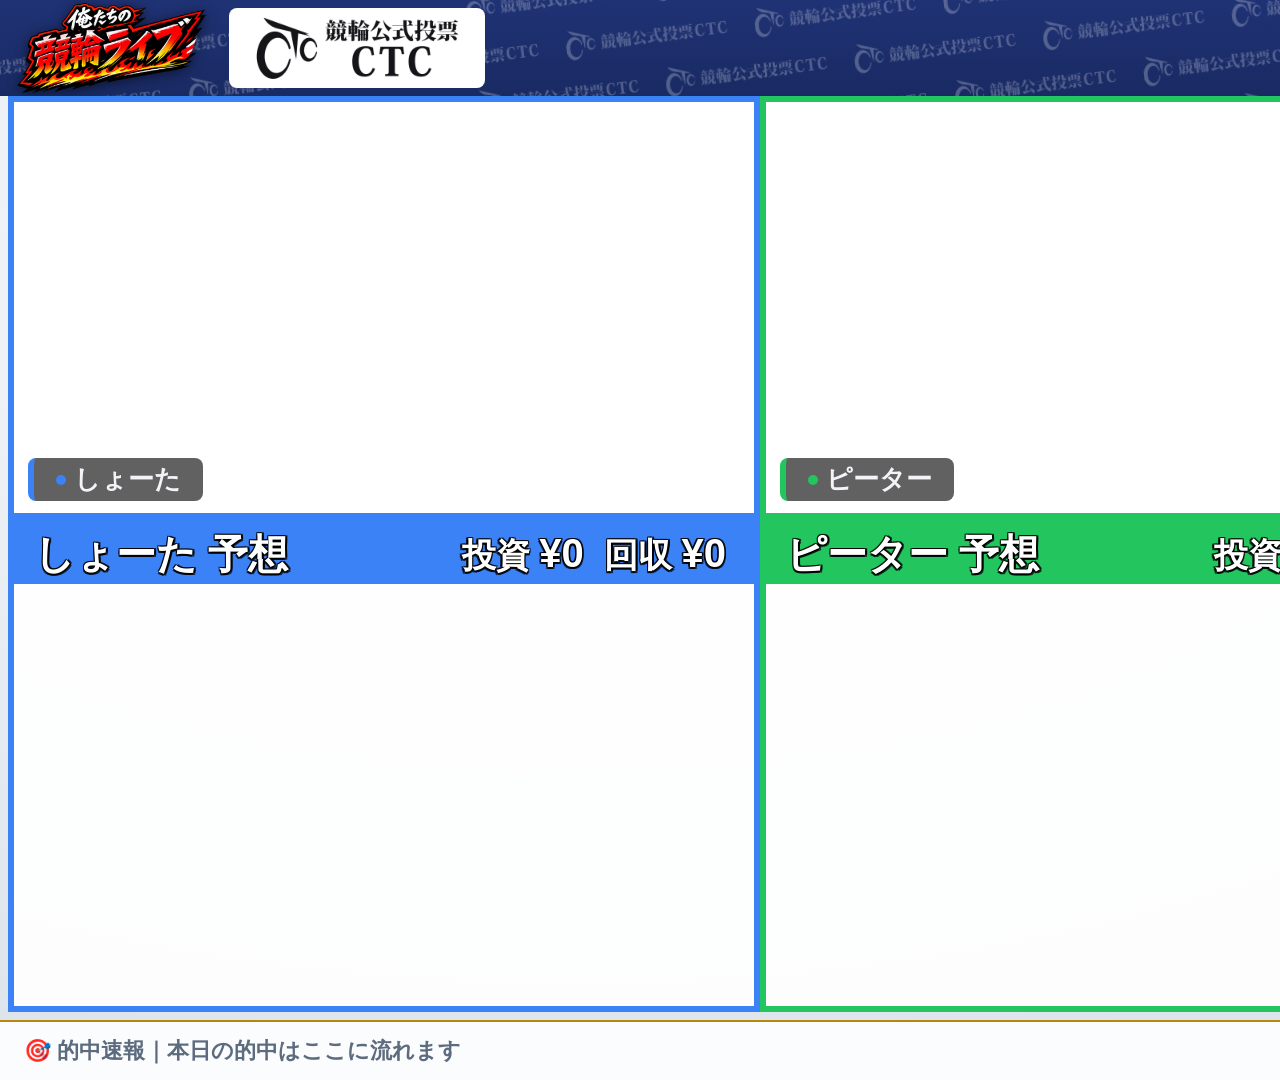
<file: overlay.html>
<!DOCTYPE html>
<html lang="ja">
<head>
<meta charset="utf-8">
<title>overlay</title>
<link rel="stylesheet" href="overlay.css?v=20261129-001325">
</head>
<body class="scene-talk" data-theme="a">

<div class="stage" id="stage">
  <svg id="backdrop" width="1920" height="1080" viewBox="0 0 1920 1080" preserveAspectRatio="none"></svg>

  <!-- ==== 全シーン共通ヘッダー ==== -->
  <header class="gbar">
    <div class="sp-logo"><img src="sponsor_black.png?v=20261129-001325" alt="競輪公式投票CTC"></div>
    <div class="venue-tabs" id="vtabs"></div>
    <div class="camp-box hidden" id="camp-box"><span class="camp-label">本日のキャンペーン応募人数</span><span class="camp-num" id="camp-num"></span></div>
    <div class="clock-box"><span class="clock-date" data-clock-date></span><span class="clock-time" data-clock-time></span></div>
  </header>

  <!-- ================= ①トークシーン ================= -->
  <section class="scene" id="scene-talk">
    <div class="talk-cams">
      <!-- .seat-card＝1人配信の空席に出す出走表（9/25・&seatcard）。見えるのは空いている席だけ -->
      <div class="cam slot-a" data-hole><div class="cam-ph">👤</div><div class="nameplate letter"><i class="np-dot"></i><span id="np-talk-a"></span></div><div class="seat-card" id="seatcard-a"></div></div>
      <div class="cam slot-b" data-hole><div class="cam-ph">👤</div><div class="nameplate letter"><i class="np-dot alt"></i><span id="np-talk-b"></span></div><div class="seat-card" id="seatcard-b"></div></div>
    </div>

    <!-- 予想帯＝②レース観戦と同じ様式（メンバーカラーヘッダー＋投資/回収・買い目チップ） -->
    <div class="talk-band">
      <div class="panel slot-a">
        <div class="panel-head band-head" id="tband-head-a"><span id="tband-name-a">予想</span><span class="band-inv" id="tband-inv-a"></span></div>
        <div class="buy-line" id="tband-pred-a"></div>
        <div class="band-meta hidden" id="tband-meta-a"></div>
      </div>
      <div class="panel slot-b">
        <div class="panel-head band-head" id="tband-head-b"><span id="tband-name-b">予想</span><span class="band-inv" id="tband-inv-b"></span></div>
        <div class="buy-line" id="tband-pred-b"></div>
        <div class="band-meta hidden" id="tband-meta-b"></div>
      </div>
    </div>

    <aside class="vrail">
      <ul class="timer-cards" id="timer-talk"></ul>
      <div class="panel slist-panel">
        <div class="panel-head">出走表<span class="panel-head-sub" id="slist-sub"></span></div>
        <ul class="slist" id="slist-talk"></ul>
        <div class="narabi-row hidden" id="narabi-talk"></div>
        <div class="note-races-row hidden" id="note-races-talk"></div>
      </div>
    </aside>

    <div class="ticker hidden" id="ticker-talk-wrap"><div class="ticker-inner" id="ticker-talk"></div></div>
  </section>

  <!-- ================= ②レース観戦シーン ================= -->
  <section class="scene" id="scene-race">
    <!-- 場名/Rのバーは置かない：映像は別ウィンドウのキャプチャで、実際に映るレースと
         コンソールの場情報がズレうるため（7/29 FB4）。映像枠は16:9固定 -->
    <div class="video-frame">
      <div class="vf-screen" data-hole><div class="video-ph">レース映像（許諾映像）</div></div>
    </div>

    <div class="race-band">
      <div class="panel slot-a">
        <div class="panel-head band-head" id="band-head-a"><span id="band-name-a">予想</span><span class="band-inv" id="band-inv-a"></span></div>
        <div class="buy-line" id="band-pred-a"></div>
        <div class="band-meta hidden" id="band-meta-a"></div>
      </div>
      <div class="panel slot-b">
        <div class="panel-head band-head" id="band-head-b"><span id="band-name-b">予想</span><span class="band-inv" id="band-inv-b"></span></div>
        <div class="buy-line" id="band-pred-b"></div>
        <div class="band-meta hidden" id="band-meta-b"></div>
      </div>
      <!-- 中央くり抜き＝ライン（8/13 v2・&v2=1のときだけ表示）。
           左右の見出しの隙間にJS（fitRaceLine）が実測でleft/widthを入れる -->
      <div class="rb-line hidden" id="rb-line"><div class="narabi-row" id="narabi-race"></div></div>
    </div>

    <aside class="vrail race-rail">
      <ul class="timer-cards" id="timer-race"></ul>
      <div class="race-sub-wrap">
        <!-- サブ予想（8/6 FB13）：コンソール「②サブ予想の場」で場を選ぶと表示（なし＝従来レイアウト） -->
        <div class="race-sub">
          <div class="panel sub-panel slot-a">
            <div class="panel-head sub-head" id="sband-head-a"><span id="sband-name-a"></span></div>
            <div class="buy-line sub-line" id="sband-pred-a"></div>
          </div>
          <div class="panel sub-panel slot-b">
            <div class="panel-head sub-head" id="sband-head-b"><span id="sband-name-b"></span></div>
            <div class="buy-line sub-line" id="sband-pred-b"></div>
          </div>
        </div>
        <div class="race-wipes">
          <div class="cam slot-a" data-hole><div class="cam-ph">👤</div><div class="nameplate"><i class="np-dot"></i><span id="np-race-a"></span></div><div class="seat-card stc-cmp" id="seatcard-race-a"></div></div>
          <div class="cam slot-b" data-hole><div class="cam-ph">👤</div><div class="nameplate"><i class="np-dot alt"></i><span id="np-race-b"></span></div><div class="seat-card stc-cmp" id="seatcard-race-b"></div></div>
          <!-- §133 ②の投資・回収の帯＝ワイプの外（ワイプは overflow:hidden）。位置は JS winvPlace（NEXT枠があれば NEXT枠の左端〜ワイプの右端） -->
          <div class="band-head winv txt-edge hidden" id="winv-head-a"><span class="winv-name" id="winv-name-a"></span><span class="band-inv" id="winv-inv-a"></span></div>
          <div class="band-head winv txt-edge hidden" id="winv-head-b"><span class="winv-name" id="winv-name-b"></span><span class="band-inv" id="winv-inv-b"></span></div>
        </div>
      </div>
    </aside>
  </section>

  <!-- ================= ③レース展開シーン（8/12新設） =================
       中央は透過穴。展開ボード（naoto-web.github.io/stagekit/tenkai/?view=output）を
       別ブラウザソースとして下に敷き、その上にこのオーバーレイを重ねる。
       右レール・予想帯は②レース観戦のクラスをそのまま使い回す＝寸法と見た目が自動で揃う。
       ②との差は「映像枠(1360x768)」が「左400px＋中央960px」に割れている点と、
       予想帯の上辺が864→668に上がって高さが208→404になる点だけ。 -->
  <section class="scene" id="scene-tenkai">
    <!-- 左：対象レースの出走表＋ライン -->
    <aside class="tk-left">
      <div class="panel slist-panel">
        <div class="panel-head">出走表<span class="panel-head-sub" id="slist-sub-tk"></span></div>
        <ul class="slist" id="slist-tk"></ul>
        <div class="narabi-row hidden" id="narabi-tk"></div>
      </div>
    </aside>

    <!-- 中央：レース展開（展開ボードを敷く穴） -->
    <div class="tk-board" data-hole><div class="video-ph">レース展開</div></div>

    <!-- 下：予想帯（②と同じ様式・高さ約2倍） -->
    <div class="race-band tk-band">
      <div class="panel slot-a">
        <div class="panel-head band-head" id="kband-head-a"><span id="kband-name-a">予想</span><span class="band-inv" id="kband-inv-a"></span></div>
        <div class="buy-line" id="kband-pred-a"></div>
        <div class="band-meta hidden" id="kband-meta-a"></div>
      </div>
      <div class="panel slot-b">
        <div class="panel-head band-head" id="kband-head-b"><span id="kband-name-b">予想</span><span class="band-inv" id="kband-inv-b"></span></div>
        <div class="buy-line" id="kband-pred-b"></div>
        <div class="band-meta hidden" id="kband-meta-b"></div>
      </div>
    </div>

    <!-- 右：タイマー＋ワイプ2つ（②と同寸・同位置） -->
    <aside class="vrail race-rail">
      <ul class="timer-cards" id="timer-tk"></ul>
      <div class="race-wipes">
        <div class="cam slot-a" data-hole><div class="cam-ph">👤</div><div class="nameplate"><i class="np-dot"></i><span id="np-tk-a"></span></div><div class="seat-card stc-cmp" id="seatcard-tk-a"></div></div>
        <div class="cam slot-b" data-hole><div class="cam-ph">👤</div><div class="nameplate"><i class="np-dot alt"></i><span id="np-tk-b"></span></div><div class="seat-card stc-cmp" id="seatcard-tk-b"></div></div>
      </div>
    </aside>
  </section>

  <!-- ================= ④結果・的中シーン ================= -->
  <section class="scene" id="scene-result">
    <div class="panel race-chips" id="race-chips"><span class="chips-title">本日の結果</span><span id="race-chips-body"></span></div>

    <div class="panel result-panel">
      <div class="panel-head" id="result-title">レース結果</div>
      <div class="result-rows" id="result-rows"></div>
      <div class="payout-grid" id="payout-grid"></div>
    </div>

    <div class="hit-badge hidden" id="hit-badge"><span class="hit-main" id="hit-main"></span><span class="hit-sub" id="hit-sub"></span></div>

    <div class="cams small-cams">
      <div class="cam slot-a" data-hole><div class="cam-ph">👤</div><div class="nameplate"><i class="np-dot"></i><span id="np-result-a"></span></div></div>
      <div class="cam slot-b" data-hole><div class="cam-ph">👤</div><div class="nameplate"><i class="np-dot alt"></i><span id="np-result-b"></span></div></div>
    </div>

    <div class="ticker" id="ticker"><div class="ticker-inner" id="ticker-result"></div></div>
  </section>

  <!-- ================= ④待機シーン ================= -->
  <section class="scene" id="scene-brb">
    <div class="brb-center">
      <div class="brand big"><span class="brand-mark">OKL</span><span class="brand-sub">競輪LIVE</span></div>
      <div class="brb-msg" id="brb-msg"></div>
      <div class="brb-next" id="brb-next"></div>
      <ul class="brb-list" id="brb-list"></ul>
    </div>
  </section>

  <!-- ================= ⑤広告シーン ================= -->
  <section class="scene" id="scene-ad">
    <div class="panel ad-panel">
      <div class="ad-logo"><img src="sponsor.png?v=20261129-001325" alt="競輪公式投票CTC"></div>
      <div class="ad-title" id="ad-title"></div>
      <ul class="ad-list" id="ad-list"></ul>
      <div class="ad-progress" id="ad-progress">
        <span class="ad-goal" id="ad-goal"></span>
        <div class="ad-bar"><div class="ad-bar-fill" id="ad-bar-fill"></div></div>
        <span class="ad-nums" id="ad-nums"></span>
      </div>
    </div>

    <div class="ad-wipes">
      <div class="cam ad-wipe slot-a" data-hole><div class="cam-ph">👤</div><div class="nameplate"><i class="np-dot"></i><span id="np-ad-a"></span></div></div>
      <div class="cam ad-wipe slot-b" data-hole><div class="cam-ph">👤</div><div class="nameplate"><i class="np-dot alt"></i><span id="np-ad-b"></span></div></div>
    </div>

  </section>
</div>

<div class="dbg" id="dbg"></div>

<script src="autoupdate.js?v=20261129-001325" data-au="reload"></script>
<script src="config.js?v=20261129-001325"></script>
<script src="keirin.js?v=20261129-001325"></script>
<script src="derive.js?v=20261129-001325"></script>
<script src="sync.js?v=20261129-001325"></script>
<script src="overlay.js?v=20261129-001325"></script>
</body>
</html>
</file>
<file: riders/css/style.css>
/* ===========================================================
   style.css — 選手DB（PC用・事務所の入力画面）
   出力ビュー（?view=output）だけは背景透明・OBS向けの別スタイル（末尾）
   =========================================================== */

/* ══════════ 配色 ══════════
   🔑**色は必ずここの変数を通す**（2026-09-23）。黒背景／白背景をボタン1つで切り替えるため、
      CSSの中に生の色を書くと片方の配色で必ず破綻する。
   ⚠️白背景は `body[data-view="work"][data-theme="light"]` にだけ効かせる
      ＝**出力ビュー（OBSブラウザソース）には絶対にかけない**（配信画面の見た目が変わるため）。 */
:root {
  --bg: #12161c;
  --panel: #1a2029;
  --panel2: #222a35;
  --line: #333d4b;
  --fg: #e8edf4;
  --fg-dim: #97a3b4;
  --accent: #4da3ff;
  --gold: #e8b53a;
  --ok: #3ec98a;
  --ng: #ef5f5f;

  --on-accent: #06121f;                 /* アクセント色の上に載せる文字 */
  --on-key: #ffffff;                    /* 青地の上に載せる「今日の役割」の白太字（§50） */
  --fg-strong: #cfd8e3;                 /* 本文よりわずかに強い数字（内訳の回数） */
  --role-fg: #a9cdf5;                   /* 役割の青（出走表の右端・タグ） */
  --fill-soft: rgba(255, 255, 255, .03);   /* 表の地 */
  --fill-soft2: rgba(255, 255, 255, .035); /* メモ欄の地 */
  --cur-bg: rgba(77, 163, 255, .16);       /* いま選んでいる行 */
  --cur-bg-hover: rgba(77, 163, 255, .22);
  --car-ring: rgba(255, 255, 255, .22);    /* 車番の丸のふち（1番＝白が地に溶けないように） */
  --seri-bg: rgba(232, 181, 58, .14);
  --seri-line: rgba(232, 181, 58, .45);
  --tag-role-bg: #2b3a4d;  --tag-role-fg: #a9cdf5;  --tag-role-line: #3a5170;
  --tag-new-bg: #163a2a;   --tag-new-fg: #6fe0a8;   --tag-new-line: #245c42;
  --tag-down-bg: #3a2416;  --tag-down-fg: #f0b183;  --tag-down-line: #5c3a24;
  --tag-stay-bg: #232a35;
  --badge-obs-bg: #1d3550; --badge-obs-fg: #93c5fd;
  --badge-memo-bg: #2d2a16; --badge-memo-fg: #e6d07a;
  --badge-wait-bg: #2a2a2a; --badge-wait-fg: #9a9a9a;
  --on-bg: #16543a;        --on-fg: #aef0cd;        /* 「配信OK」が押された状態 */
  --toast-bg: #0c1017;     --toast-fg: #e8edf4;     --toast-err-fg: #ffd7d7;
  /* 出走表の「0」の文字。🔴opacityで薄くしてはいけない（下の .n.is-zero の説明） */
  --fg-faint: #565d66;
}

/* 🔴`input type="date"` のカレンダーアイコンとカレンダー本体は**ブラウザが描くので色を直接いじれない**。
   これが無いと、暗い背景に黒いアイコンが載って見えなくなる（2026-09-23 観察ログの開催日）。
   ⚠️**`:root` ではなく work ビューに書く**＝出力ビュー（OBS）には絶対に効かせない（§27と同じ約束）。
      `color-scheme` はブラウザのキャンバス色を変える指定なので、「背景は完全透明」が命の配信画面には触れない。
   🔑`color-scheme` は継承されるので、body に置けば中の入力欄まで届く。 */
body[data-view="work"] { color-scheme: dark; }

/* ── 白背景（2026-09-23 Naoto「一応見て、すぐ元に戻せるように」）──
   画面右上のボタンで切り替え・このブラウザだけが覚える。既定は黒のまま。
   🔑金（得点）と緑・赤は**白地だと飛ぶので濃く**する。明度だけ入れ替えると読めなくなる。 */
body[data-view="work"][data-theme="light"] {
  --bg: #f2f4f7;
  --panel: #ffffff;
  --panel2: #eef1f5;
  --line: #ccd3dc;
  --fg: #1b2028;
  --fg-dim: #5a6472;
  --accent: #1668cc;
  --gold: #91630a;
  --ok: #147a45;
  --ng: #c12f26;

  --on-accent: #ffffff;
  --on-key: #ffffff;
  --fg-strong: #2a323d;
  --role-fg: #1b5fa8;
  --fill-soft: rgba(0, 0, 0, .035);
  --fill-soft2: rgba(0, 0, 0, .045);
  --cur-bg: rgba(22, 104, 204, .12);
  --cur-bg-hover: rgba(22, 104, 204, .18);
  --car-ring: rgba(0, 0, 0, .28);
  --seri-bg: rgba(200, 140, 10, .16);
  --seri-line: rgba(150, 103, 8, .6);
  --tag-role-bg: #e3edfa;  --tag-role-fg: #1b5fa8;  --tag-role-line: #b9d3f0;
  --tag-new-bg: #e0f5ea;   --tag-new-fg: #12724a;   --tag-new-line: #b2e0c8;
  --tag-down-bg: #fceadb;  --tag-down-fg: #8d4b14;  --tag-down-line: #efcaa8;
  --tag-stay-bg: #eceff3;
  --badge-obs-bg: #e1ecfb; --badge-obs-fg: #1a5aa8;
  --badge-memo-bg: #f7efcf; --badge-memo-fg: #74600f;
  --badge-wait-bg: #ebedf0; --badge-wait-fg: #6b7280;
  --on-bg: #dcf3e6;        --on-fg: #12643f;
  /* トーストは白地でも浮くよう濃いまま＝色を反転させない */
  --toast-bg: #2b3341;     --toast-fg: #ffffff;     --toast-err-fg: #ffd7d7;
  --fg-faint: #bbbcbf;

  /* カレンダーのアイコンと日付ピッカーも白地用に。⚠️ここ（work＋light）にだけ書く
     ＝出力ビュー（OBS）は :root の dark のまま */
  color-scheme: light;
}

* { box-sizing: border-box; }

html, body {
  margin: 0;
  height: 100%;
  background: var(--bg);
  color: var(--fg);
  font-family: "Segoe UI", "Yu Gothic UI", "Meiryo", system-ui, sans-serif;
  font-size: 14px;
}

button, input, select, textarea { font-family: inherit; font-size: inherit; color: inherit; }

.is-hidden { display: none !important; }
.muted { color: var(--fg-dim); }
.sm { font-size: 12px; }

/* ── 全体の骨格 ── */
.app { display: flex; flex-direction: column; height: 100%; }

/* 🔴上のバーは **時計・電池の下に潜らせない**（2026-09-23 Yの実機＝時計と「選手一覧」が重なっていた）。
   iPhoneのホーム画面アプリは `viewport-fit=cover` で画面の端まで広がるので、
   `env(safe-area-inset-top)` の分だけ上に余白を足し、その分だけバーの高さも伸ばす。
   🔑**画面幅で分岐しない**＝ノッチの無い端末・PC・OBSでは `env()` が 0 になるので1pxも変わらない
     （§38で決めた「CSSを変えてもJSが黙ってずれない」考え方と同じ）。
   🔑`flex-basis` は **auto** にする＝列方向のflexでは basis が高さより優先されるので、
     `0 0 48px` のままだと `height` の calc が効かない。
   ⚠️横向きの左右インセットは足していない＝横向きは幅700px超でPCの2カラムに戻る（取説§9）。 */
.topbar {
  display: flex; align-items: center; gap: 18px;
  padding: env(safe-area-inset-top, 0px) 16px 0;
  height: calc(48px + env(safe-area-inset-top, 0px)); flex: 0 0 auto;
  background: var(--panel); border-bottom: 1px solid var(--line);
}
.brand { font-weight: 700; font-size: 17px; letter-spacing: .04em; }
.tabs { display: flex; gap: 4px; }
.tab {
  background: transparent; border: 1px solid transparent; color: var(--fg-dim);
  padding: 6px 14px; border-radius: 7px; cursor: pointer;
}
.tab:hover { color: var(--fg); }
.tab.is-on { background: var(--panel2); border-color: var(--line); color: var(--fg); font-weight: 600; }
.top-right { margin-left: auto; display: flex; align-items: center; gap: 10px; }
.theme-btn { white-space: nowrap; font-size: 12px; padding: 4px 10px; color: var(--fg-dim); }
.theme-btn:hover { color: var(--fg); }
.conn { font-size: 12px; padding: 4px 10px; border-radius: 999px; background: var(--panel2); white-space: nowrap; }
.conn[data-ok="ok"] { color: var(--ok); }
/* 🔴つながらないときは**押せる**＝キーを入れ直す唯一の入口（§39）。
   ⚠️文言は必ず短く＝長い文（旧「APIキーがありません（URLに ?k=… を付けて開く）」）は
      360pxで2行に折り返し、バーの高さを壊してタブまで潰した（Yの実機スクショ）。 */
.conn[data-ok="ng"] { color: var(--ng); cursor: pointer; border: 1px solid var(--ng); }

.cols { display: flex; flex: 1 1 auto; min-height: 0; }
.col-left { width: 460px; flex: 0 0 460px; border-right: 1px solid var(--line); display: flex; flex-direction: column; min-height: 0; }
/* 出走表タブは直近4ヶ月成績まで10列出すので、そのときだけ左を広げる（選手一覧は460pxのまま）。
   🔑幅は「固定列の合計＋選手名に必要な分＋スクロールバー」で決める（9/23 Naoto「名前の右の空白を詰めて
   右の詳細を広げたい」）。712px だと余りが全部 .racer-name の 1fr に流れて名前の右に約90pxの空白ができていた。 */
.app[data-tab="today"] .col-left { width: 640px; flex: 0 0 640px; }
.col-right { flex: 1 1 auto; overflow-y: auto; padding: 16px 20px 60px; min-width: 0; }
.pane { display: flex; flex-direction: column; min-height: 0; flex: 1 1 auto; }

/* ── しぼりこみ ── */
.filters { display: flex; gap: 8px; padding: 10px 12px; align-items: center; flex-wrap: wrap; }
.filters input[type="search"] { flex: 1 1 auto; min-width: 140px; }
input[type="search"], .inp, .sel, .ta, .role-note {
  background: var(--panel2); border: 1px solid var(--line); color: var(--fg);
  border-radius: 7px; padding: 7px 10px;
}
.inp-sm { width: 90px; }
.inp-xs { width: 62px; }
/* 観察ログの「場」と「開催日」（2026-09-23 Naoto）。
   ⚠️type=date は中に「2026/09/23」＋カレンダーのボタンが入るので、90pxだと日付が切れる */
.sel-sm { width: 112px; }
.ta { width: 100%; resize: vertical; }
input:focus, select:focus, textarea:focus { outline: 2px solid var(--accent); outline-offset: -1px; }

.kana-rows { display: flex; gap: 4px; padding: 0 12px 10px; flex-wrap: wrap; }
.kana {
  background: var(--panel2); border: 1px solid var(--line); color: var(--fg-dim);
  min-width: 34px; padding: 5px 8px; border-radius: 6px; cursor: pointer;
}
.kana:hover { color: var(--fg); }
.kana.is-on { background: var(--accent); border-color: var(--accent); color: var(--on-accent); font-weight: 700; }

.list-head { padding: 0 14px 6px; font-size: 12px; color: var(--fg-dim); }

/* ── 選手一覧 ── */
.list { overflow-y: auto; flex: 1 1 auto; padding: 0 8px 20px; }
.rrow {
  display: block; width: 100%; text-align: left; cursor: pointer;
  background: transparent; border: 1px solid transparent; border-radius: 8px;
  padding: 8px 10px; margin-bottom: 2px;
}
.rrow:hover { background: var(--panel); }
.rrow.is-current { background: var(--panel2); border-color: var(--accent); }
.rrow-main { display: flex; align-items: baseline; gap: 10px; }
.rname { font-size: 15px; font-weight: 600; }
.rkana { font-size: 11px; color: var(--fg-dim); }
.rrow-sub { display: flex; gap: 5px; flex-wrap: wrap; margin-top: 4px; }
.rrow-marks { display: flex; gap: 5px; margin-top: 4px; }

.tag {
  font-size: 11px; padding: 2px 7px; border-radius: 5px;
  background: var(--panel2); color: var(--fg-dim); border: 1px solid var(--line);
}
.tag-kyuhan { color: var(--fg); font-weight: 600; }
.tag-score { color: var(--gold); font-variant-numeric: tabular-nums; }
.tag-reg { font-variant-numeric: tabular-nums; }
.tag-role { background: var(--tag-role-bg); color: var(--tag-role-fg); border-color: var(--tag-role-line); }
.tag-new { background: var(--tag-new-bg); color: var(--tag-new-fg); border-color: var(--tag-new-line); }
.tag-down { background: var(--tag-down-bg); color: var(--tag-down-fg); border-color: var(--tag-down-line); }
.tag-stay { background: var(--tag-stay-bg); color: var(--fg-dim); }

.badge { font-size: 10px; padding: 2px 6px; border-radius: 4px; }
.badge-obs { background: var(--badge-obs-bg); color: var(--badge-obs-fg); }
.badge-memo { background: var(--badge-memo-bg); color: var(--badge-memo-fg); }
.badge-wait { background: var(--badge-wait-bg); color: var(--badge-wait-fg); }

.empty { padding: 28px 16px; color: var(--fg-dim); text-align: center; }

/* ── 本日の出走表 ── */
.venue-tabs { display: flex; gap: 4px; padding: 0 12px 8px; flex-wrap: wrap; }
.vtab {
  background: var(--panel2); border: 1px solid var(--line); color: var(--fg-dim);
  padding: 5px 10px; border-radius: 7px; cursor: pointer; display: flex; gap: 6px; align-items: baseline;
}
.vtab.is-on { background: var(--accent); border-color: var(--accent); color: var(--on-accent); }
.vtab-name { font-weight: 600; }
/* 開催区分の印（☀️モーニング／🌙ナイター／⭐ミッドナイト。デイは無印）。場名とグレードの間。
   並び順（1R発走の早い順）と合わせて「いま何枠か」を一目で見るための印。
   ⚠️絵文字は字より下に沈んで見えるので、ベースラインでなく中央でそろえる（`align-self: center`）。
     ⚠️`.vtab` が `align-items: baseline` なので、ここで上書きしないと印だけ下がる */
.vtab-kubun { font-size: 11px; opacity: .95; align-self: center; line-height: 1; }
.vtab-grade { font-size: 10px; opacity: .8; }

.racecard { overflow-y: auto; flex: 1 1 auto; padding: 0 12px 24px; }
.race { background: var(--panel); border: 1px solid var(--line); border-radius: 9px; padding: 9px 10px; margin-bottom: 9px; }
.race-head { display: flex; gap: 9px; align-items: baseline; margin-bottom: 5px; }
.race-no { font-weight: 700; font-size: 15px; }
.race-time { font-variant-numeric: tabular-nums; color: var(--gold); }
.race-cls, .race-line { font-size: 11px; color: var(--fg-dim); }

/* 競りの車を縦に積むので、単独の車は下端にそろえる（下の段が本来の並び） */
.narabi { display: flex; align-items: flex-end; gap: 3px; margin-bottom: 6px; flex-wrap: wrap; }
.narabi-label { font-size: 11px; color: var(--fg-dim); margin-right: 3px; padding-bottom: 3px; }
.narabi-sep { color: var(--fg-dim); margin: 0 2px; padding-bottom: 3px; }
/* 競り＝上が競りに行く側。細い縦線でつながりを示す */
.narabi-seri {
  display: inline-flex; flex-direction: column; align-items: center; gap: 2px;
  padding: 2px; border-radius: 6px; background: var(--seri-bg);
  outline: 1px solid var(--seri-line);
}

.car {
  display: inline-flex; align-items: center; justify-content: center;
  width: 21px; height: 21px; border-radius: 5px;
  font-weight: 700; font-size: 13px; flex: 0 0 auto;
  box-shadow: 0 0 0 1px var(--car-ring) inset;
}

.racers { display: flex; flex-direction: column; gap: 1px; }
/* ラインの切れ目（§48）＝行を並び順に並べたうえで、ラインごとに細い線で区切る。
   ⚠️行（.racer）の枠線には描かない＝行は選択中の青い枠（is-current）に border を使っているので、
     そこに区切りを混ぜると選択の枠と見分けがつかない。独立した1本の要素にする。 */
.line-gap { height: 1px; background: var(--line); margin: 3px 6px; }

/* 車番・選手名・級班・脚質・得点／逃捲差マ／BHS／勝率2連3連／役割
   選手名は minmax(100px, 1fr)＝スクロールバーの有無で余る数pxを吸わせるための 1fr。
   ⚠️各行が別々のgridなので、選手名以外は必ず固定px（max-contentにすると行ごとに列位置がずれる） */
.racer-row {
  display: grid;
  grid-template-columns: 24px minmax(100px, 1fr) 28px 18px 46px
                         repeat(4, 17px) repeat(3, 17px) repeat(3, 30px) 56px;
  gap: 5px; align-items: center; width: 100%; text-align: left;
}
.racer-head {
  font-size: 10px; color: var(--fg-dim); padding: 0 6px 3px;
  /* 明細の行は border:1px transparent を持つので、見出しにも同じ幅の枠を入れないと列が2pxずれる
     （1fr がその差を吸うため。縦線を引くとこのズレが見えてしまう） */
  border: 1px solid transparent; border-bottom-color: var(--line);
  margin-bottom: 3px;
}

/* ── 列のまとまりを区切る縦線（9/23 Naoto「得点と逃／マとB／Sと勝率／3連の右側」） ──
   線を引く場所は today.js の SEP_AT が唯一の出どころ＝見出しと明細で必ず同じ列に付く。
   ⚠️行は上下3pxのpadding＋1pxのborder＋1pxのgapで区切られているので、セルにborderを引くだけだと
   線が行ごとに細切れになる。セルを行の高さいっぱいに伸ばし、::before を上下にはみ出させて1本につなぐ。
   🔴はみ出しは**隣の行と重なる量**にすること（2026-09-23 Naoto「なんか縦線おかしくない？」）。
     実測＝セルの高さ33px・セルとセルの隙間9px。±4pxでは 8px しか埋まらず**1pxずつ切れて破線に見える**。
     ±7px（計14px＞9px）にして重ねる。下へ3px余るが `.race` の padding 9px の内側なので出ない。 */
.racer-row > .col-sep {
  position: relative; align-self: stretch;
  display: flex; align-items: center; justify-content: center;
}
.racer-row > .col-sep::before {
  content: ''; position: absolute; left: -3px; top: -7px; bottom: -7px;
  width: 2px; background: var(--line);   /* 9/23 Naoto「太さを倍に」＝1px→2px */
}
.racer-row > .racer-role.col-sep { justify-content: flex-end; }
/* 見出しは上へはみ出させない。下は罫線を越えるところまで伸ばして明細の線とつなげる */
.racer-head > .col-sep::before { top: 0; bottom: -4px; }
.racer {
  cursor: pointer; background: transparent;
  border: 1px solid transparent; border-radius: 6px; padding: 3px 6px;
}
.racer:hover:not(:disabled) { background: var(--panel2); }
.racer:disabled { opacity: .5; cursor: default; }
/* いま右に出している選手（9/23 Naoto「出走表上で今どの選手選んでるか分かるように」）。
   ⚠️選手一覧の .rrow.is-current は「枠線＋panel2」だが、ここは**hoverも panel2** なので
   同じにすると枠線だけの差になって見分けにくい。出走表だけ薄い青を敷いて区別する。 */
.racer.is-current {
  background: var(--cur-bg);
  border-color: var(--accent);
}
.racer.is-current:hover:not(:disabled) { background: var(--cur-bg-hover); }
.racer-name { display: flex; flex-direction: column; min-width: 0; }
.racer-name-main { font-weight: 600; white-space: nowrap; overflow: hidden; text-overflow: ellipsis; }
.racer-sub { font-size: 10px; color: var(--fg-dim); white-space: nowrap; overflow: hidden; text-overflow: ellipsis; }
.racer-kyuhan, .racer-kyaku { font-size: 11px; color: var(--fg-dim); }
/* 競走得点（§49・2026-09-24 Naoto）＝基本は白・レース内の1位を赤・2位を青（見出し「得点」も白）。
   ⚠️色は変数（--ng／--accent）＝白背景では濃い赤・濃い青に切り替わる（§27の約束）。
   🔑旧は全員を金色にしていた＝色が「得点の欄」を示すだけで、誰が上かは読めなかった。 */
.racer-score { font-size: 12px; color: var(--fg); font-variant-numeric: tabular-nums; text-align: right; }
.racer-score.is-top1 { color: var(--ng); }
.racer-score.is-top2 { color: var(--accent); }
.racer-role { font-size: 10px; color: var(--role-fg); text-align: right; }
/* 直近4ヶ月成績の数字。0は薄くして、値のあるところだけ目に入るようにする */
.n { font-size: 11px; text-align: center; font-variant-numeric: tabular-nums; }
.n-rate { color: var(--fg); }
/* 🔴**opacity で薄くしてはいけない**（2026-09-23 Naoto「他の3本が途中薄くなってる」）。
   opacity はその要素の `::before`＝**列の区切り線まで**薄くするので、
   0が並ぶ行だけ縦線がかすれて見える。0が出ない「直近4ヶ月」の列だけ線が濃いままだったのがその証拠。
   ⇒ **文字の色だけ**を薄くする（`--fg-faint`＝以前の opacity .3 と同じ見え方の色）。 */
.n.is-zero { color: var(--fg-faint); }

/* ── 詳細 ── */
.dt-head { display: flex; align-items: flex-start; gap: 16px; margin-bottom: 14px; }
.dt-head-l { flex: 1 1 auto; min-width: 0; }
.dt-head-r { display: flex; flex-direction: column; align-items: flex-end; gap: 4px; }
.dt-name { display: flex; align-items: baseline; gap: 12px; flex-wrap: wrap; }
.dt-name-main { font-size: 26px; font-weight: 700; }
.dt-name-kana { font-size: 13px; color: var(--fg-dim); }
.dt-tags { display: flex; gap: 5px; flex-wrap: wrap; margin-top: 7px; }

.sec { background: var(--panel); border: 1px solid var(--line); border-radius: 10px; margin-bottom: 12px; }
.sec-head {
  display: flex; align-items: baseline; gap: 12px; width: 100%; text-align: left;
  background: transparent; border: 0; padding: 11px 14px; cursor: pointer;
}
.sec-title { font-weight: 700; font-size: 15px; }
.sec-title::before { content: "▾ "; color: var(--fg-dim); }
.sec[data-folded="1"] .sec-title::before { content: "▸ "; }
.sec-hint { font-size: 11px; color: var(--fg-dim); }
.sec-body { padding: 0 14px 14px; }
.sec[data-folded="1"] .sec-body { display: none; }

.kv { display: grid; grid-template-columns: max-content 1fr; gap: 4px 14px; font-size: 13px; }
.kv-k { color: var(--fg-dim); }
.kv-line { font-size: 13px; margin-bottom: 8px; }
.lbl { font-size: 12px; color: var(--fg-dim); margin: 10px 0 5px; }

/* ── 役割別＝ボタンで1つだけ開く ──
   「今日この人は番手だから番手を見る」という使い方なので、6つ全部を出すと探す手間になる。
   ボタンに走数を出し、メモがある役割には右上に点を付ける。 */
.role-tabs { display: flex; gap: 6px; flex-wrap: wrap; margin-bottom: 10px; }
.role-tab {
  position: relative; cursor: pointer;
  display: flex; flex-direction: column; align-items: center; gap: 1px;
  background: var(--panel2); border: 1px solid var(--line); color: var(--fg-dim);
  border-radius: 9px; padding: 7px 15px;
}
.role-tab:hover { color: var(--fg); border-color: var(--accent); }
.role-tab.is-on { background: var(--accent); border-color: var(--accent); color: var(--on-accent); }
.role-tab-label { font-weight: 700; font-size: 14px; }
.role-tab-n { font-size: 10px; opacity: .8; font-variant-numeric: tabular-nums; }
.role-tab.has-note::after {
  content: ""; position: absolute; top: 5px; right: 6px;
  width: 6px; height: 6px; border-radius: 50%; background: var(--gold);
}
.role-tab.is-on.has-note::after { background: var(--on-accent); }
/* 今日の役割（一覧から開いたときは走数が最多の役割）＝**役割名も走数も白太字**（§50・2026-09-24 Naoto）。
   ほかのボタンはグレーのまま＝§33「今日＝白太字／他＝グレー」と同じ分担。
   ⚠️押している（青地 is-on）ときも白＝既定の暗い字（--on-accent）だと青地の上で沈む。
     色は変数（--on-key）＝白背景でも青地の上は白、ふつうの地の上は --fg（濃い字）になる。 */
.role-tab.is-key { color: var(--fg); }
.role-tab.is-key .role-tab-n { font-weight: 700; opacity: 1; }
.role-tab.is-key.is-on { color: var(--on-key); }

.role-panel { min-height: 32px; }

/* ── 集計期間の切り替え（2026-09-24 §41）＝役割別の本体の先頭の1行 ──
   「期間 [直近4ヶ月][8ヶ月][1年] 2026/05/22〜2026/09/22」。
   ボタンは あいうえお（.kana）と同じ大きさ・同じ押した色＝画面に3種類目のボタンを増やさない。
   ⚠️360pxでは日付が2行目に折り返してよい（flex-wrap） */
.win-bar { display: flex; align-items: center; gap: 6px; flex-wrap: wrap; margin: 0 0 10px; }
.win-k { font-size: 12px; color: var(--fg-dim); margin-right: 2px; }
.win-btn {
  background: var(--panel2); border: 1px solid var(--line); color: var(--fg-dim);
  padding: 4px 10px; border-radius: 6px; cursor: pointer; font-size: 12px; white-space: nowrap;
}
.win-btn:hover { color: var(--fg); }
.win-btn.is-on { background: var(--accent); border-color: var(--accent); color: var(--on-accent); font-weight: 700; }
.win-btn:disabled { opacity: .6; cursor: default; }
.win-range { font-size: 11px; color: var(--fg-dim); font-variant-numeric: tabular-nums; }
.role-body { background: var(--panel2); border: 1px solid var(--line); border-radius: 9px; padding: 12px; }
.role-head { display: flex; align-items: baseline; gap: 10px; margin-bottom: 9px; }
.role-label { font-weight: 700; font-size: 15px; }
.role-hint { font-size: 11px; color: var(--fg-dim); }
.role-n { font-size: 11px; color: var(--fg-dim); }
.role-figs { display: flex; gap: 18px; flex-wrap: wrap; margin-bottom: 10px; }
.fig { display: flex; flex-direction: column; }
.fig-v { font-size: 16px; font-weight: 700; font-variant-numeric: tabular-nums; color: var(--gold); }
.fig-k { font-size: 10px; color: var(--fg-dim); }

/* 着順ごとの回数の表（9/23）。列を詰めたいので .split より狭く、内訳は着順の真下に縦積み */
.rank .split-v { font-size: 13px; }
/* 🔴列は52px固定（detail.js の RANK_COL）＝中身が広くても列を押し広げない。
   min-width:0 が無いとflexの子は縮まず、はみ出しが左（前の列）へ流れる。
   内訳の1行（ラベル＋回数）は入らなければ2行に折る（横に溢れて隣の列に重ならない）。 */
.rank-sub { display: flex; flex-direction: column; gap: 1px; align-items: flex-end; min-width: 0; }
/* レース種別・グレードの表のマス＝**数字の真下に決まり手の内訳**を入れる（2026-09-24）。
   🔑着順の表は内訳を専用の行にまとめるが、こちらは行ごとに区分が違うので
      「どの数字の内訳か」が縦に読めるよう、同じマスの中に積む。
   ⚠️`min-width: 0` が無いと、内訳の文字が列（52px固定）を押し広げて表どうしの列がずれる（§36）。 */
.rank-cell { display: flex; flex-direction: column; align-items: flex-end; min-width: 0; }
.rank-cell-sub { display: flex; flex-wrap: wrap; gap: 4px; justify-content: flex-end; }
.rank-sub-i { display: flex; flex-wrap: wrap; justify-content: flex-end; gap: 4px; align-items: baseline; white-space: nowrap; }
.rank-sub-i.is-thin { opacity: .35; }
/* 「うち番手に差され」＝決まり手とは別の軸で上の行と重なる。
   ⚠️ラベルが長く列からはみ出して見えるので、**2段組み**にして列の幅に収める。
   区切り線で「上の内数」だと分かるようにする */
.rank-sub-i.is-note {
  flex-direction: column; align-items: flex-end; gap: 0;
  margin-top: 3px; padding-top: 3px; border-top: 1px dotted var(--line);
}
.rank-sub-i.is-note .rank-sub-k { font-size: 9px; line-height: 1.2; }
.rank-sub-k { font-size: 10px; color: var(--fg-dim); }
.rank-sub-v { font-size: 11px; font-weight: 700; font-variant-numeric: tabular-nums; color: var(--fg-strong); }
/* 今日でない行・表の内訳は、数字（.split-v.is-off）と同じくグレーで細く（§47・2026-09-24 Naoto）。
   🔴それまでは数字だけ落として内訳は白太字のまま＝レース種別・グレード・戦法別で「今日でない行の
      決まり手」がいちばん目立っていた。入れ物（.rank-sub）に is-off を付けて中の値ごと落とす。 */
.rank-sub.is-off .rank-sub-v { font-weight: 400; color: var(--fg-dim); }

/* ライン決着とレース種別は、戦法別と同じ表（.split）で出す。
   セルの中の走数（小さい灰色）と、出走表から開いたときの「今日の種別」の行（青） */
.split-n { font-size: 10px; color: var(--fg-dim); font-weight: 400; margin-left: 5px; font-variant-numeric: tabular-nums; }
/* ※is-cur / is-strong の指定は .is-thin より後ろ（下のほう）にまとめてある */
/* 0回は薄く＝値のあるところだけ目に入るように（出走表の数字と同じ扱い） */
.split-v.is-zero { opacity: .3; }

/* S取り＝車番ごとの回数。内枠ほど取りやすいので並びで見せる */
.scar { display: flex; gap: 10px; flex-wrap: wrap; margin: 2px 0 10px; }
.scar-i { display: inline-flex; align-items: center; gap: 4px; }
.scar-i.is-zero { opacity: .3; }
.scar-n { font-size: 12px; font-variant-numeric: tabular-nums; }

/* 戦法別・ライン決着・レース種別ごとの表。
   列数は中身で変わるので grid-template-columns は detail.js 側から流し込む。
   ⚠️2026-09-23（第2版）Naoto指示で **走数による薄字は廃止**。
     .is-thin が残っているのは「記録が0のマス」だけ。 */
.split {
  display: grid; align-items: baseline;
  justify-content: start;          /* 列を詰めて左に寄せる＝上の本体の数字と視線がつながる */
  column-gap: 18px; row-gap: 4px;
  margin: 0 0 10px; padding: 8px 10px;
  background: var(--fill-soft); border-radius: 7px;
}
.split-label { font-size: 11px; color: var(--fg-dim); white-space: nowrap; }
/* 着順の表（本体・戦法別・種別）は**列の型を全部同じにする**（左端96px＋52px固定×9・detail.js の rankCols）
   ＝縦に並べたとき 1着・2着…の列がそろって見比べられる（2026-09-23 これが戦法別を同じ形にした理由）。
   列が9〜11本あるので、この表だけ列の間も詰める。🔴隙間もここ1か所＝表ごとに変えない
   （種別だけ12pxにしていたのが列ずれの原因の1つだった・2026-09-23 Naoto指摘） */
.split.rank { column-gap: 14px; }
/* 「二分戦 ◀ 今日」と「11走」は縦に積む＝横に並べると左端の列が広がって列がずれる */
.split.rank > .split-label { display: flex; flex-direction: column; align-items: flex-start; gap: 1px; }
.split.rank > .split-label .split-n { margin-left: 0; }
/* ⚠️nowrap＝「3車ライン ◀ 今日」で折り返させない（2026-09-23） */
.split-h { font-size: 10px; color: var(--fg-dim); text-align: right; white-space: nowrap; }
.split-k { font-size: 11px; color: var(--fg-dim); white-space: nowrap; }
.split-v {
  font-size: 14px; font-weight: 700; font-variant-numeric: tabular-nums;
  text-align: right;
}
.split-label.is-thin, .split-k.is-thin, .split-v.is-thin, .rank-sub.is-thin { opacity: .45; }
/* 今日に当たらない列・行の数字は**グレーにして細くする**（2026-09-23 Naoto 第3版
   「太字になってはいるけど差があまり分からないから、逆に対象のやつをグレーで表示するのがいい」）。
   🔴太さだけでは差が出なかった＝700対500はもちろん、**700対400でも並べないと分からない**。
     色を落とすと一目で分かる＝見出しと行ラベルが最初からこの方式（`--fg-dim`）だったのと同じ理屈。
   ⚠️「走数が少ないから薄く」ではない＝**今日かどうかだけ**で決める。走数による薄字は§25で全廃したまま。
     出走表から開いていないとき（今日が分からないとき）は付けない＝全部そろった見た目のまま */
.split-v.is-off { font-weight: 400; color: var(--fg-dim); }
.split-note { margin-top: 2px; }

/* ── バンク別（§43・2026-09-24）＝この枠だけ数字が％ ──
   ほかの表は「1人の中での散らばり」を見るので回数だが、ここは**行どうしを比べる**
   （軽い vs 重い／場と場）ので％。ただし1場あたり中央値3走しかないため、
   **％の真下に必ず回数**を出して母数を消さない。
   ⚠️列の型は detail.js の `bankCols()` の1か所から流し込む（着順の表とは別の型でよい＝
     並べて見比べる相手がいない。2つのバンクの表どうしだけがそろっていればよい）。 */
.bank-cell { display: flex; flex-direction: column; align-items: flex-end; min-width: 0; }
.bank-n { font-size: 10px; color: var(--fg-dim); font-variant-numeric: tabular-nums; line-height: 1.3; }
/* 行ラベルは2段＝1段目に場名（＋青い「◀ 今日」）、2段目に周長・区分・走数。
   ⚠️`.split` は align-items:baseline なので、2段にするには行ラベル側で縦積みを指定する
     （`.split.rank > .split-label` と同じ作り）。 */
.split.bank > .split-k { display: flex; flex-direction: column; align-items: flex-start; gap: 1px; }
.bank-meta { font-size: 9px; color: var(--fg-dim); font-weight: 400; white-space: nowrap; }

/* ※旧 `.sub*`（場別だけの折りたたみ・§45）は 2026-09-24 に撤去した（§46）。
   同じ日に枠そのものが既定で閉じるようになり、折りたたみが二重になったため。 */

/* ── 強調（2026-09-23 Naoto）──
   ⚠️この2つは **.is-thin より後ろに置く**こと。同じ強さの指定なので、先に書くと
     「走数が少ない＝薄字」に負けて、いちばん見たい今日の欄が薄いままになる。
   is-strong＝見出し・「全体」・今日の並びに当たる行/列（太字）
   is-cur   ＝今日そのものの**見出しと行ラベル**（青＋太字・薄字にしない）。
             9/23 Naoto「予選が白太字で、今日の一般が薄いのが気になる。普通は今日を太字にするのでは」
   🔑**役割分担（2026-09-23 Naoto「回数のところは青字ではなく白太字に。他と合わせて」）**
     ＝**青い「◀ 今日」が「どこを見るか」を指し、白い太字とグレーが「どのマスか」を指す**。
     だから **`is-cur` は数字のマス（.split-v）には付けない**。行をまるごと青く塗ると、
     その行の数字がどれも同じ重みに見えて、いちばん見たいマスが埋もれる。 */
.split-label.is-strong, .split-k.is-strong, .split-h.is-strong { color: var(--fg); font-weight: 700; }
/* 今日に当たる行・列だけは「走数が少ない＝薄字」に負けない（見出しは薄字のままでよい） */
.split-k.is-strong, .split-h.is-strong { opacity: 1; }
/* ⚠️`.split-h.is-cur` が無いと、ライン決着の列見出し（「3車ライン ◀ 今日」）だけ青くならない
   ＝is-strong の白のまま。行ラベルだけ青くなって片方だけ浮く（2026-09-23 に追加） */
.split-label.is-cur, .split-k.is-cur, .split-h.is-cur { color: var(--accent); opacity: 1; font-weight: 700; }
/* ※旧 `.split.is-compact`（種別だけ隙間12px）は廃止＝列がずれる原因だった（2026-09-23） */

/* 並び実績など、タグを並べる入れもの（選択式タグは9/23に廃止＝Yが自分で書く方針） */
.chips { display: flex; gap: 5px; flex-wrap: wrap; margin-bottom: 8px; }

/* ── メモ欄：ふだんは読むだけ／「編集」で書ける ──
   1行の入力欄だと長い文の後ろが見えなくなるため（9/22 Naoto指摘）、
   読むほうは折り返して全文出し、書くほうは中身に合わせて高さが伸びる。 */
.note-field { display: flex; gap: 6px; align-items: flex-start; }
.note-view {
  flex: 1 1 auto; min-width: 0;
  font-size: 13px; line-height: 1.65;
  white-space: pre-wrap; overflow-wrap: anywhere; word-break: break-word;
  padding: 6px 9px; border-radius: 7px;
  background: var(--fill-soft2); border: 1px solid transparent;
}
.note-view.is-empty { color: var(--fg-dim); font-size: 12px; background: transparent; }
/* 選手特徴＝重要な手書きなので、空でも書く場所があると分かる大きさにする */
.note-view.is-big { min-height: 84px; font-size: 14px; line-height: 1.75; }
.note-input.is-big { min-height: 84px; font-size: 14px; line-height: 1.75; }
.note-input {
  flex: 1 1 auto; min-width: 0;
  font-size: 13px; line-height: 1.65; font-family: inherit;
  resize: none; overflow: hidden; min-height: 32px;
  padding: 6px 9px; border-radius: 7px;
  background: var(--panel2); border: 1px solid var(--accent); color: var(--fg);
}
.note-input:focus { outline: none; }
.note-edit {
  flex: 0 0 auto; cursor: pointer; white-space: nowrap;
  background: transparent; border: 1px solid var(--line); color: var(--fg-dim);
  border-radius: 6px; padding: 4px 9px; font-size: 11px;
}
.note-edit:hover { color: var(--fg); border-color: var(--accent); }
.note-edit.is-done { color: var(--on-accent); background: var(--accent); border-color: var(--accent); font-weight: 700; }

/* 観察の入力欄＝これから書く欄なので常に書ける。高さだけ伸びる */
.ta-grow { resize: none; overflow: hidden; min-height: 34px; line-height: 1.65; font-family: inherit; }

/* 特徴 */
/* 追走能力＝縦に積むだけ。
   🔴**ここに max-width を付けない**（2026-09-23 Naoto「根拠の枠が狭い・書くの位置が真ん中より」）。
      560pxで止めていたせいで、中の「そう判断した根拠」だけ枠が半分になり、
      「書く」ボタンも画面の真ん中に来て、**S取りの同じ欄と位置がそろっていなかった**。
   🔑幅を絞るのは**中身ごと**に決める（選ぶ欄は260pxで足りるが、書く欄は広いほうがよい）。 */
.follow { display: flex; flex-direction: column; gap: 8px; }
.follow .sel { max-width: 260px; }

.savebar { display: flex; align-items: center; justify-content: flex-end; gap: 12px; margin-top: 12px; }
.savestate { font-size: 12px; color: var(--gold); }

/* 観察ログ */
.obs-form { background: var(--panel2); border: 1px solid var(--line); border-radius: 9px; padding: 10px; margin-bottom: 12px; }
.obs-form-top { display: flex; gap: 7px; margin-bottom: 8px; flex-wrap: wrap; }
.obs-form .inp { width: 100%; }
/* 🔴上の `.obs-form .inp` のほうが詳細度が高いので、幅を決める行は **.obs-form を頭に付ける**。
   付け忘れると日付欄が1行まるごと占領して、役割・場・開催日・Rが縦に崩れる（2026-09-23に実際そうなった）。
   ⚠️type=date は中に「2026/09/23」＋カレンダーのボタンが入るので156px要る */
.obs-form .inp-date { width: 156px; }
.obs-form .inp-xs { width: 62px; }
.obs-form-bar { display: flex; align-items: center; gap: 14px; margin-top: 9px; }
.chk { display: flex; align-items: center; gap: 6px; font-size: 12px; color: var(--fg-dim); cursor: pointer; }
.obs-list { display: flex; flex-direction: column; gap: 7px; }
.obs { background: var(--panel2); border: 1px solid var(--line); border-left: 3px solid var(--line); border-radius: 8px; padding: 8px 10px; }
.obs.is-pub { border-left-color: var(--ok); }
.obs-top { display: flex; gap: 5px; align-items: center; flex-wrap: wrap; }
.obs-body { margin: 6px 0; font-size: 13px; white-space: pre-wrap; overflow-wrap: anywhere; }
.obs-bar { display: flex; align-items: center; gap: 8px; }
.obs-bar .muted { margin-right: auto; }

/* 参考 */
.pre { font-size: 12px; color: var(--fg-dim); line-height: 1.7; }
.rel-line { display: flex; gap: 7px; align-items: baseline; flex-wrap: wrap; margin-bottom: 4px; }
.rel-k { font-size: 11px; color: var(--fg-dim); min-width: 74px; }
.rel-v { font-size: 12px; }
.linkish { background: transparent; border: 0; color: var(--accent); cursor: pointer; padding: 0 4px; font-size: 12px; text-decoration: underline; }

/* 本人コメント */
.cmt { border-bottom: 1px solid var(--line); padding: 7px 0; }
.cmt:last-child { border-bottom: 0; }
.cmt-head { font-size: 11px; color: var(--fg-dim); }
.cmt-body { font-size: 13px; margin-top: 2px; }

/* ボタン */
.btn {
  background: var(--panel2); border: 1px solid var(--line); color: var(--fg);
  padding: 7px 13px; border-radius: 7px; cursor: pointer;
}
.btn:hover { border-color: var(--accent); }
.btn:disabled { opacity: .5; cursor: default; }
.btn-primary { background: var(--accent); border-color: var(--accent); color: var(--on-accent); font-weight: 700; }
.btn-sm { padding: 5px 11px; font-size: 13px; }
.btn-xs { padding: 3px 8px; font-size: 11px; }
.btn-xs.is-on { background: var(--on-bg); border-color: var(--ok); color: var(--on-fg); }
.btn-danger:hover { border-color: var(--ng); color: var(--ng); }

/* トースト */
.toast {
  position: fixed; left: 50%; bottom: 22px; transform: translateX(-50%) translateY(14px);
  background: var(--toast-bg); border: 1px solid var(--line); color: var(--toast-fg);
  padding: 9px 18px; border-radius: 9px; opacity: 0; pointer-events: none;
  transition: opacity .16s, transform .16s; z-index: 50; max-width: 70vw;
}
.toast.is-on { opacity: 1; transform: translateX(-50%) translateY(0); }
.toast[data-err="1"] { border-color: var(--ng); color: var(--toast-err-fg); }

/* ═══════════ APIキーの入力（要件§39） ═══════════
   iPhoneのホーム画面アプリは `?k=` を落として起動し、Safariとは保存場所も別
   ＝URL以外にキーを入れる道。`hidden` の出し入れは keygate.js だけが触る。
   🔑**画面全部を覆う**＝後ろの「つながりません」を触らせない・何をすればよいか1つだけにする。
   ⚠️色は全部変数から取る（§27＝生の色を1つでも書くと白背景で破綻する）。
   ⚠️上下の余白に safe-area を足す＝ホーム画面アプリでは時計とホームバーに食われる。 */
.keygate {
  position: fixed; inset: 0; z-index: 60;
  background: var(--bg);
  display: flex; align-items: center; justify-content: center;
  padding: calc(16px + env(safe-area-inset-top, 0px)) 16px calc(16px + env(safe-area-inset-bottom, 0px));
  overflow-y: auto;
}
/* 🔴**`display` を書いたら `[hidden]` を必ず自分で効かせる**（2026-09-23に実際に踏んだ）。
   `hidden` 属性はブラウザ既定の `[hidden]{display:none}` で効いているだけなので、
   クラスの `display:flex`（詳細度が上）に**黙って負ける**＝キーが入っているのに
   入力画面が画面全部を覆ったままになっていた。
   🔑**症状が見えにくい**＝JSからは `el.hidden === true` と正しく返るので、
      属性だけ見る検査は通ってしまう。**確かめるなら描かれた結果**（`getComputedStyle().display`）を見る。 */
.keygate[hidden] { display: none; }
.kg-box {
  width: 100%; max-width: 420px;
  background: var(--panel); border: 1px solid var(--line); border-radius: 12px;
  padding: 20px 18px;
}
.kg-title { font-size: 17px; font-weight: 700; margin-bottom: 10px; }
.kg-lead { font-size: 14px; line-height: 1.7; margin: 0 0 14px; }
/* 🔴幅は `.kg-box` を頭に付けて指定する＝`.inp` の既定に負けないため
   （§30で `.obs-form .inp{width:100%}` の詳細度に負けて縦に崩れたのと同じ罠）。 */
.kg-box .kg-inp { width: 100%; box-sizing: border-box; font-size: 16px; padding: 11px 12px; }
/* ⚠️`font-size:16px` 未満だと iOS Safari が**勝手に画面を拡大する**（戻せない）。 */
.kg-box .kg-go { width: 100%; margin-top: 12px; padding: 12px; font-size: 15px; }
.kg-err { color: var(--ng); font-size: 13px; line-height: 1.6; margin: 12px 0 0; }
.kg-note { color: var(--fg-dim); font-size: 12px; line-height: 1.7; margin: 16px 0 0; }

/* ═══════════ スマホ（1カラム）＝要件§35 ═══════════
   PCの2カラム（左＝さがす／右＝選手）を、狭い画面では **2つの画面に分けて行き来する**。
   🔑ここは全部 `.app`（操作ビュー）と `body[data-view="work"]` の中の指定
      ＝**出力ビュー（OBS）には一切かからない**（§27・§30と同じ約束）。
   ⚠️700px＝タブレット縦（768px）より下。PCのウィンドウを狭めたときも同じ形になる。
   ⚠️iPhone 375〜430px／Android 360〜412px ＝ **いちばん狭い360pxで設計**して、
      広い端末では余白が増えるだけにする。使える幅は余白を引いた316px（検討メモ§1）。 */

/* 戻りバーはPCでは出さない（2カラムなので戻る先がない） */
.m-bar { display: none; }

@media (max-width: 700px) {

  /* ── 骨格：上から下へ流れる普通のページにする ──
     PCは「画面を固定して各カラムが内部スクロール」。スマホでこれをやると
     アドレスバーの出入りと喧嘩して下が見切れる端末がある。
     ⚠️`html` は触らない＝出力ビューに影響させないため（`body[data-view="work"]` に限定）。 */
  body[data-view="work"] { height: auto; min-height: 100%; }
  .app { height: auto; min-height: 100%; }
  .cols { display: block; min-height: 0; }
  .col-left,
  .app[data-tab="today"] .col-left { width: auto; flex: none; border-right: 0; }
  /* ⚠️下の余白は **ホームバーの分（`safe-area-inset-bottom`）を足す**＝
     足さないと一番下の行がiPhoneの横棒に隠れて押せない。 */
  .col-right { padding: 8px 12px calc(64px + env(safe-area-inset-bottom, 0px)); overflow-y: visible; }
  .list, .racecard { overflow-y: visible; }

  /* ── 「さがす」か「選手」のどちらかだけを出す ──
     `data-m` は main.js の MOBILE が付ける（detail＝選手を開いている）。
     ⚠️`:not([data-m="detail"])` ＝ 起動直後（属性が無い）でも一覧が出る。 */
  .app[data-m="detail"] .col-left { display: none; }
  .app:not([data-m="detail"]) .col-right { display: none; }

  /* ── 戻りバー ── */
  .m-bar { display: block; padding: 2px 0 10px; }
  .m-back {
    background: var(--panel2); border: 1px solid var(--line); color: var(--fg);
    border-radius: 8px; padding: 9px 14px; font-size: 14px; cursor: pointer;
  }

  /* ── 上のバー：360pxに収める ──
     🔴左右だけを詰める指定なので **`padding` の一括指定で上の safe-area を消さない**
        （消すとホーム画面アプリで時計とタブが重なる＝2026-09-23 Yの実機）。 */
  .topbar { padding: env(safe-area-inset-top, 0px) 10px 0; gap: 8px; }
  .brand { display: none; }              /* タブを見れば何の画面か分かる */
  .tab { padding: 6px 10px; font-size: 13px; }
  .top-right { gap: 6px; }
  .conn { font-size: 11px; padding: 3px 8px; }
  .theme-btn { padding: 4px 8px; }       /* 文言は main.js が「○」だけに縮める */

  /* ── 出走表：成績10列を出さない（§35-4）＝車・名前・級班・脚・得点・役割の6列 ──
     🔴列を**作らない**のは today.js 側。ここは列の型だけ。
        **両方そろえないと列がずれる**（片方だけ直すと見出しと明細がずれて読めなくなる）。 */
  .racer-row { grid-template-columns: 24px minmax(90px, 1fr) 28px 18px 46px 56px; }
  .racecard { padding: 0 8px calc(20px + env(safe-area-inset-bottom, 0px)); }
  /* 🔴場のタブは**上に貼り付ける**（2026-09-23）。
     スマホはページ全体がスクロールするので、場を押して目的のレースまで送ると
     **タブが画面外へ出てしまう**（実測＝青森を押すと3,481px上）＝別の場に移るのに
     10レース分スクロールして戻ることになり、「押したら近いレースが上」の機能が半端になる。
     PCは `.racecard` の中だけが動くのでタブは元から残る＝この指定はスマホだけでよい。
     ⚠️貼り付けた分だけ送り先をずらす（today.js の `scrollToRace` が sticky を見て高さを引く）。
     ⚠️地の色を敷かないと、下を流れるレースがタブに透ける。 */
  .venue-tabs {
    padding: 8px 8px; position: sticky; top: 0; z-index: 3;
    background: var(--bg); border-bottom: 1px solid var(--line);
  }
  .filters { padding: 8px; }
  /* 検索窓と級班メニューを横に並べると窓が狭くて説明文が切れる＝窓を1行使わせて下に落とす */
  .filters input[type="search"] { flex: 1 1 100%; }
  .kana-rows { padding: 0 8px 8px; }
  .list { padding: 0 6px calc(20px + env(safe-area-inset-bottom, 0px)); }

  /* ── 枠の見出し ──
     🔴PCは「見出し｜説明」の横並び。狭い画面だと説明に押されて**見出しのほうが折り返す**
        （「役割 別の動 き」「本人のレース後 コメント」と割れる）。⇒ 縦に積む。 */
  .sec-head { flex-direction: column; align-items: flex-start; gap: 3px; padding: 10px 12px; }
  .sec-title { white-space: nowrap; }
  .sec-body { padding: 0 12px 12px; }
  .sec { margin-bottom: 10px; }

  /* ── 選手の見出し：名前の右に「公式データを更新」を置く幅が無い＝下へ回して横に並べる ── */
  .dt-head { flex-direction: column; gap: 10px; margin-bottom: 12px; }
  .dt-head-r { flex-direction: row; align-items: center; gap: 10px; }
  .dt-name-main { font-size: 22px; }

  /* ── 表（§35-4）──
     🔴PCは見出し・ラベルを1行に固定（nowrap）しているが、スマホは列が狭いので**折り返させる**。
        折り返しを許さないと「三分戦以上 ◀ 今日」が列からはみ出して、右に横スクロールが出る。 */
  .split { column-gap: 10px; padding: 8px; }
  .split.rank { column-gap: 10px; }
  .split-k, .split-h, .split-label { white-space: normal; }
  .split-v { font-size: 13px; }
  .rank .split-v { font-size: 13px; }
  /* 🔴行ラベルの走数は**縦に積む**＝「予選 ◀ 今日」と「8走」を横に並べると72pxに入らず、
     「8」と「走」が離れて改行する（実機幅で確認）。PCは横並びのままでよい（ラベル列が96px） */
  .split.rank > .split-k { display: flex; flex-direction: column; align-items: flex-start; }
  .split.rank > .split-k .split-n { margin-left: 0; }

  /* 縦型（着順を縦・戦法を横）の内訳＝着順の行の下に、列の並びをそろえて小さく出す。
     ⚠️`grid-column: 2 / -1` で左のラベル列を除いた全幅に敷き、中を親と同じ列数で割る
       （列の幅は detail.js が流し込む＝上の数字と縦にそろう）。 */
  .rank-v-sub { grid-column: 2 / -1; display: grid; column-gap: 10px; margin: -3px 0 2px; }
  /* ⚠️数字（.split-v）が右寄せなので、内訳も**右に寄せる**＝上下で右端がそろって視線が縦につながる。
     左寄せのままだと「5回」の下の「逃1 捲3 差1」が左にずれて、どの数字の内訳か追いにくい */
  .rank-v-sub > div { display: flex; flex-wrap: wrap; gap: 5px; justify-content: flex-end; }
  .rank-v-i { font-size: 10px; color: var(--fg-dim); white-space: nowrap; }
  .rank-v-i.is-note { color: var(--fg-faint); }

  /* ── 観察ログの入力：指で押せる大きさに ── */
  .obs-form .sel, .obs-form .inp { min-height: 38px; }
  .obs-form-bar { flex-wrap: wrap; row-gap: 8px; }
}

/* ═══════════ 出力ビュー（OBSブラウザソース） ═══════════
   背景は完全透明。触れない。文字は映像の上でも読めるよう縁取りを付ける。 */
body[data-view="output"] { background: transparent; }
body[data-view="output"] * { pointer-events: none; user-select: none; }

.outcard { padding: 0; }
.oc {
  width: 520px; background: rgba(12, 16, 22, .86); border: 2px solid rgba(232, 181, 58, .8);
  border-radius: 12px; padding: 14px 16px; color: #fff;
  text-shadow: 0 2px 4px rgba(0,0,0,.6);
}
.oc-head { display: flex; align-items: baseline; gap: 12px; flex-wrap: wrap; margin-bottom: 10px; }
.oc-name { font-size: 28px; font-weight: 800; }
.oc-meta { display: flex; gap: 8px; flex-wrap: wrap; }
.oc-meta-i { font-size: 13px; color: #cfd8e4; }
.oc-lbl { font-size: 11px; color: var(--gold); letter-spacing: .08em; margin: 8px 0 4px; }
.oc-figs { display: flex; gap: 16px; flex-wrap: wrap; }
.oc-fig { display: flex; flex-direction: column; align-items: center; }
.oc-fig-k { font-size: 11px; color: #cfd8e4; }
.oc-fig-v { font-size: 20px; font-weight: 800; font-variant-numeric: tabular-nums; }
.oc-fig-n { font-size: 10px; color: #9aa6b4; }
.oc-obs { display: flex; flex-direction: column; gap: 3px; }
.oc-o { display: flex; gap: 8px; align-items: baseline; }
.oc-o-role { font-size: 11px; color: var(--gold); min-width: 62px; }
.oc-o-text { font-size: 15px; }
.out-err { color: #ff9a9a; font-size: 14px; padding: 8px; }
</file>
<file: tenkai-v2/css/style.css>
/* ===========================================================
   競輪 展開ボード v2 — スタイル
   路面・線の配色はすべて独自設計（他所の配色を流用しない）
   盤面そのものの色は board.js（SVG）に持つ。ここは操作パネルと器だけ
   =========================================================== */

:root {
  --ui-bg:        #16181d;
  --ui-panel:     #212530;
  --ui-border:    #333949;
  --ui-text:      #e7ebf2;
  --ui-muted:     #8b93a5;
  --ui-accent:    #3d8bfd;
  --wall:         #2b313a;
}

* { box-sizing: border-box; }

html, body {
  margin: 0;
  padding: 0;
  height: 100%;
  overflow: hidden;
  background: var(--ui-bg);
  color: var(--ui-text);
  font-family: "Segoe UI", "Yu Gothic UI", "Hiragino Sans", system-ui, sans-serif;
}

.app {
  height: 100%;
  padding: 10px 12px 12px;
  display: flex;
  flex-direction: column;
}

/* ===================== 操作パネル ===================== */

.panel {
  flex: 0 0 auto;
  background: var(--ui-panel);
  border: 1px solid var(--ui-border);
  border-radius: 10px;
  padding: 8px 12px;
  margin-bottom: 10px;
}

.panel-row {
  display: flex;
  flex-wrap: wrap;
  gap: 8px 14px;
  align-items: center;
}
.panel-row + .panel-row { margin-top: 8px; }

.field { display: flex; align-items: center; gap: 6px; }
.field-grow { flex: 1 1 260px; }
.field > label { font-size: 13px; color: var(--ui-muted); white-space: nowrap; }

#lineup-input {
  flex: 1;
  min-width: 0;
  background: #171a22;
  border: 1px solid var(--ui-border);
  border-radius: 6px;
  color: var(--ui-text);
  font-size: 16px;
  font-family: ui-monospace, "Consolas", monospace;
  padding: 7px 10px;
}
#lineup-input:focus { outline: none; border-color: var(--ui-accent); }

.btn {
  background: #2c3242;
  border: 1px solid var(--ui-border);
  border-radius: 7px;
  color: var(--ui-text);
  font-size: 15px;
  font-weight: 600;
  padding: 7px 12px;
  cursor: pointer;
  white-space: nowrap;
  font-family: inherit;
}
.btn:hover { background: #363d50; }
.btn:disabled { opacity: .4; cursor: default; }
.btn:disabled:hover { background: #2c3242; }
.btn-primary { background: var(--ui-accent); border-color: var(--ui-accent); color: #fff; }
.btn-primary:hover { background: #5a9dff; }
.btn-sub { font-size: 13px; font-weight: 500; color: var(--ui-muted); }

/* 局面ボタン＝この画面の主役。大きめ・押しやすく */
.panel-row-phase { justify-content: space-between; }
.phase-group { display: flex; flex-wrap: wrap; gap: 6px; }
.btn-phase { font-size: 16px; font-weight: 700; padding: 8px 13px; }
.btn-phase.is-on { background: var(--ui-accent); border-color: var(--ui-accent); color: #fff; }
.btn-undo { background: #3a2f2f; border-color: #6b3c3c; font-size: 15px; }
.btn-undo:hover { background: #4a3838; }
.btn-undo:disabled:hover { background: #3a2f2f; }

.chk {
  display: flex; align-items: center; gap: 6px;
  border: 1px solid var(--ui-border); border-radius: 6px;
  padding: 7px 12px; font-size: 14px; white-space: nowrap; cursor: pointer;
  color: var(--ui-muted);
}
.chk:has(input:checked) { border-color: var(--ui-accent); color: var(--ui-text); background: rgba(74,144,255,.14); }
.chk input { accent-color: var(--ui-accent); cursor: pointer; }

/* テスト用バックエンド接続中の目印（?gas= を付けたときだけ出る）。stagekit側と同じ見た目・同じ意味 */
body.is-test #stage::after {
  content: "TEST"; position: absolute; left: 12px; bottom: 12px; z-index: 9999;
  background: #d32f2f; color: #fff; font-size: 22px; font-weight: 900;
  letter-spacing: .12em; padding: 5px 15px; border-radius: 6px;
  border: 3px solid #fff; box-shadow: 0 4px 16px rgba(0,0,0,.5);
  pointer-events: none;
}

body.follow-auto .manual-only { display: none; }
body:not(.follow-auto) .auto-only { display: none; }

.now-race {
  border: 1px solid var(--ui-accent); border-radius: 6px;
  background: rgba(74,144,255,.14); color: var(--ui-text);
  padding: 6px 12px; font-size: 15px; font-weight: 700; white-space: nowrap;
}

.diff {
  border: 1px solid #d9534f; background: rgba(217,83,79,.18); color: #ff9a97;
  border-radius: 6px; padding: 7px 12px; font-size: 14px; font-weight: 600;
  white-space: nowrap; cursor: pointer;
}
.diff:hover { background: rgba(217,83,79,.3); color: #ffc9c7; }

.sel {
  background: #171a22; border: 1px solid var(--ui-border); border-radius: 6px;
  color: var(--ui-text); font-size: 14px; padding: 7px 8px; min-width: 92px; max-width: 220px;
}
.sel:focus { outline: none; border-color: var(--ui-accent); }
.sel:disabled { opacity: .5; }

#size-range { width: 90px; }
.val { font-size: 13px; color: var(--ui-muted); font-variant-numeric: tabular-nums; min-width: 40px; }

.hint { margin: 8px 0 0; font-size: 12px; color: var(--ui-muted); }
.hint.is-warn { color: #ffc46b; }

.live-dot {
  display: inline-flex; align-items: center; gap: 7px;
  font-size: 13px; font-weight: 700; padding: 5px 10px; border-radius: 6px;
  border: 1px solid var(--ui-border); white-space: nowrap;
}
.live-dot::before { content: ''; width: 9px; height: 9px; border-radius: 50%; background: currentColor; }
.live-dot[data-live="on"]  { color: #46d17f; background: rgba(70,209,127,.10); border-color: rgba(70,209,127,.40); }
.live-dot[data-live="off"] { color: #ff7a7a; background: rgba(255,122,122,.10); border-color: rgba(255,122,122,.35); }
.live-dot[data-live="na"]  { color: var(--ui-muted); }

/* ===================== 出力ビュー（?view=output） ===================== */

body.view-output { background: transparent; }
body.view-output .panel { display: none; }
body.view-output .app { padding: 0; }
body.view-output .stage { border-radius: 0; }
/* 出力側で掴めてしまうと操作側とズレるので、当たり判定を殺す */
body.view-output .stage svg * { pointer-events: none !important; }

/* ===================== 表示エリア ===================== */

.stage-wrap {
  flex: 1 1 auto;
  min-height: 0;
  display: flex;
}

.stage {
  position: relative;
  flex: 1 1 auto;
  min-width: 0;
  border-radius: 8px;
  overflow: hidden;
  background: var(--wall);
  touch-action: none;
  user-select: none;
  -webkit-user-select: none;
}
.stage[data-bg="green"] { background: #00b140; }

.stage svg.board {
  position: absolute;
  inset: 0;
  width: 100%;
  height: 100%;
  display: block;
}

/* ===================== 選手・連結バー（SVG） ===================== */

.rider { cursor: grab; }
.rider.is-dragging { cursor: grabbing; }
.rider .rider-body { filter: drop-shadow(0 2px 3px rgba(0,0,0,.5)); }
.rider.is-dragging .rider-body { filter: drop-shadow(0 5px 8px rgba(0,0,0,.65)); }
.rider-chip, .rider-num, .rider-body, .rider-sel { pointer-events: none; }
/* 選択中の金色のリング（v2.1）。出力（?view=output）では絶対に出さない */
.rider-sel { display: none; }
.rider.is-selected .rider-sel { display: inline; }
body.view-output .rider-sel { display: none !important; }

/* 動詞ボタン（v2.1） */
.btn-verb { font-size: 15px; font-weight: 700; padding: 7px 11px; background: #2d3a2f; border-color: #3f5a44; }
.btn-verb:hover { background: #38493b; }
.btn-order { font-size: 14px; }
/* 動詞の段（9/27 Naoto「レース中の動きとゴールの仕方を分けて分かるように」）＝段ごとの見出し＋決着は金色の枠で囲む */
.verb-group { align-items: center; }
.group-label { font-size: 13px; font-weight: 800; color: var(--ui-muted); margin-right: 2px; white-space: nowrap; }
.group-label small { font-size: 11px; font-weight: 600; }
.finish-group { border: 1px solid #8a7230; border-radius: 8px; padding: 4px 8px; background: rgba(90,74,28,.18); }
.finish-group .group-label { color: #ffe39a; }
.finish-group .field { display: inline-flex; align-items: center; gap: 6px; margin-left: 6px; }
/* 3連単で決着（9/27） */
.trifecta { width: 84px; background: #171a22; border: 1px solid var(--ui-border); border-radius: 6px; color: var(--ui-text); font-size: 16px; font-family: ui-monospace, Consolas, monospace; padding: 6px 8px; text-align: center; }
.trifecta:focus { outline: none; border-color: #ffd166; }
.btn-finish { background: #5a4a1c; border-color: #8a7230; color: #ffe39a; font-weight: 800; }
.btn-finish:hover { background: #6b5822; }
.sel-label { font-size: 14px; font-weight: 700; color: #ffd166; white-space: nowrap; min-width: 150px; }
.sel-label.is-empty { color: var(--ui-muted); font-weight: 500; }
.rider-hit { pointer-events: all; }
.pacer, .pacer * { pointer-events: none; }

.line-bar {
  fill: none;
  stroke: rgba(255,255,255,.22);
  stroke-linecap: round;
  stroke-linejoin: round;
  pointer-events: none;
}
.line-bar-hit {
  fill: none;
  stroke: transparent;
  stroke-linecap: round;
  stroke-linejoin: round;
  pointer-events: stroke;
  cursor: grab;
}
.line-bar-hit.is-dragging { cursor: grabbing; }

@media (max-width: 900px) {
  .app { padding: 6px; }
  .panel { padding: 6px 8px; }
  .btn-phase { font-size: 15px; padding: 7px 10px; }
}
</file>
<file: tenkai/css/style.css>
/* ===========================================================
   競輪 展開ボード v2 — スタイル
   路面・線の配色はすべて独自設計（他所の配色を流用しない）
   盤面そのものの色は board.js（SVG）に持つ。ここは操作パネルと器だけ
   =========================================================== */

:root {
  --ui-bg:        #16181d;
  --ui-panel:     #212530;
  --ui-border:    #333949;
  --ui-text:      #e7ebf2;
  --ui-muted:     #8b93a5;
  --ui-accent:    #3d8bfd;
  --wall:         #2b313a;
}

* { box-sizing: border-box; }

html, body {
  margin: 0;
  padding: 0;
  height: 100%;
  overflow: hidden;
  background: var(--ui-bg);
  color: var(--ui-text);
  font-family: "Segoe UI", "Yu Gothic UI", "Hiragino Sans", system-ui, sans-serif;
}

.app {
  height: 100%;
  padding: 10px 12px 12px;
  display: flex;
  flex-direction: column;
}

/* ===================== 操作パネル ===================== */

.panel {
  flex: 0 0 auto;
  background: var(--ui-panel);
  border: 1px solid var(--ui-border);
  border-radius: 10px;
  padding: 8px 12px;
  margin-bottom: 10px;
}

.panel-row {
  display: flex;
  flex-wrap: wrap;
  gap: 8px 14px;
  align-items: center;
}
.panel-row + .panel-row { margin-top: 8px; }

.field { display: flex; align-items: center; gap: 6px; }
.field-grow { flex: 1 1 260px; }
.field > label { font-size: 13px; color: var(--ui-muted); white-space: nowrap; }

#lineup-input {
  flex: 1;
  min-width: 0;
  background: #171a22;
  border: 1px solid var(--ui-border);
  border-radius: 6px;
  color: var(--ui-text);
  font-size: 16px;
  font-family: ui-monospace, "Consolas", monospace;
  padding: 7px 10px;
}
#lineup-input:focus { outline: none; border-color: var(--ui-accent); }

.btn {
  background: #2c3242;
  border: 1px solid var(--ui-border);
  border-radius: 7px;
  color: var(--ui-text);
  font-size: 15px;
  font-weight: 600;
  padding: 7px 12px;
  cursor: pointer;
  white-space: nowrap;
  font-family: inherit;
}
.btn:hover { background: #363d50; }
.btn:disabled { opacity: .4; cursor: default; }
.btn:disabled:hover { background: #2c3242; }
.btn-primary { background: var(--ui-accent); border-color: var(--ui-accent); color: #fff; }
.btn-primary:hover { background: #5a9dff; }
.btn-sub { font-size: 13px; font-weight: 500; color: var(--ui-muted); }

/* 局面ボタン＝この画面の主役。大きめ・押しやすく */
.panel-row-phase { justify-content: space-between; }
.phase-group { display: flex; flex-wrap: wrap; gap: 6px; }
.btn-phase { font-size: 16px; font-weight: 700; padding: 8px 13px; }
.btn-phase.is-on { background: var(--ui-accent); border-color: var(--ui-accent); color: #fff; }
.btn-undo { background: #3a2f2f; border-color: #6b3c3c; font-size: 15px; }
.btn-undo:hover { background: #4a3838; }
.btn-undo:disabled:hover { background: #3a2f2f; }

.chk {
  display: flex; align-items: center; gap: 6px;
  border: 1px solid var(--ui-border); border-radius: 6px;
  padding: 7px 12px; font-size: 14px; white-space: nowrap; cursor: pointer;
  color: var(--ui-muted);
}
.chk:has(input:checked) { border-color: var(--ui-accent); color: var(--ui-text); background: rgba(74,144,255,.14); }
.chk input { accent-color: var(--ui-accent); cursor: pointer; }

/* テスト用バックエンド接続中の目印（?gas= を付けたときだけ出る）。stagekit側と同じ見た目・同じ意味 */
body.is-test #stage::after {
  content: "TEST"; position: absolute; left: 12px; bottom: 12px; z-index: 9999;
  background: #d32f2f; color: #fff; font-size: 22px; font-weight: 900;
  letter-spacing: .12em; padding: 5px 15px; border-radius: 6px;
  border: 3px solid #fff; box-shadow: 0 4px 16px rgba(0,0,0,.5);
  pointer-events: none;
}

body.follow-auto .manual-only { display: none; }
body:not(.follow-auto) .auto-only { display: none; }

.now-race {
  border: 1px solid var(--ui-accent); border-radius: 6px;
  background: rgba(74,144,255,.14); color: var(--ui-text);
  padding: 6px 12px; font-size: 15px; font-weight: 700; white-space: nowrap;
}

.diff {
  border: 1px solid #d9534f; background: rgba(217,83,79,.18); color: #ff9a97;
  border-radius: 6px; padding: 7px 12px; font-size: 14px; font-weight: 600;
  white-space: nowrap; cursor: pointer;
}
.diff:hover { background: rgba(217,83,79,.3); color: #ffc9c7; }

.sel {
  background: #171a22; border: 1px solid var(--ui-border); border-radius: 6px;
  color: var(--ui-text); font-size: 14px; padding: 7px 8px; min-width: 92px; max-width: 220px;
}
.sel:focus { outline: none; border-color: var(--ui-accent); }
.sel:disabled { opacity: .5; }

#size-range { width: 90px; }
.val { font-size: 13px; color: var(--ui-muted); font-variant-numeric: tabular-nums; min-width: 40px; }

.hint { margin: 8px 0 0; font-size: 12px; color: var(--ui-muted); }
.hint.is-warn { color: #ffc46b; }

.live-dot {
  display: inline-flex; align-items: center; gap: 7px;
  font-size: 13px; font-weight: 700; padding: 5px 10px; border-radius: 6px;
  border: 1px solid var(--ui-border); white-space: nowrap;
}
.live-dot::before { content: ''; width: 9px; height: 9px; border-radius: 50%; background: currentColor; }
.live-dot[data-live="on"]  { color: #46d17f; background: rgba(70,209,127,.10); border-color: rgba(70,209,127,.40); }
.live-dot[data-live="off"] { color: #ff7a7a; background: rgba(255,122,122,.10); border-color: rgba(255,122,122,.35); }
.live-dot[data-live="na"]  { color: var(--ui-muted); }

/* ===================== 出力ビュー（?view=output） ===================== */

body.view-output { background: transparent; }
body.view-output .panel { display: none; }
body.view-output .app { padding: 0; }
body.view-output .stage { border-radius: 0; }
/* 出力側で掴めてしまうと操作側とズレるので、当たり判定を殺す */
body.view-output .stage svg * { pointer-events: none !important; }

/* ===================== 表示エリア ===================== */

.stage-wrap {
  flex: 1 1 auto;
  min-height: 0;
  display: flex;
}

.stage {
  position: relative;
  flex: 1 1 auto;
  min-width: 0;
  border-radius: 8px;
  overflow: hidden;
  background: var(--wall);
  touch-action: none;
  user-select: none;
  -webkit-user-select: none;
}
.stage[data-bg="green"] { background: #00b140; }

.stage svg.board {
  position: absolute;
  inset: 0;
  width: 100%;
  height: 100%;
  display: block;
}

/* ===================== 選手・連結バー（SVG） ===================== */

.rider { cursor: grab; }
.rider.is-dragging { cursor: grabbing; }
.rider .rider-body { filter: drop-shadow(0 2px 3px rgba(0,0,0,.5)); }
.rider.is-dragging .rider-body { filter: drop-shadow(0 5px 8px rgba(0,0,0,.65)); }
.rider-chip, .rider-num, .rider-body, .rider-sel { pointer-events: none; }
/* 選択中の金色のリング（v2.1）。出力（?view=output）では絶対に出さない */
.rider-sel { display: none; }
.rider.is-selected .rider-sel { display: inline; }
body.view-output .rider-sel { display: none !important; }

/* 動詞ボタン（v2.1） */
.btn-verb { font-size: 15px; font-weight: 700; padding: 7px 11px; background: #2d3a2f; border-color: #3f5a44; }
.btn-verb:hover { background: #38493b; }
.btn-order { font-size: 14px; }
/* 動詞の段（9/27 Naoto「レース中の動きとゴールの仕方を分けて分かるように」）＝段ごとの見出し＋決着は金色の枠で囲む */
.verb-group { align-items: center; }
.group-label { font-size: 13px; font-weight: 800; color: var(--ui-muted); margin-right: 2px; white-space: nowrap; }
.group-label small { font-size: 11px; font-weight: 600; }
.finish-group { border: 1px solid #8a7230; border-radius: 8px; padding: 4px 8px; background: rgba(90,74,28,.18); }
.finish-group .group-label { color: #ffe39a; }
.finish-group .field { display: inline-flex; align-items: center; gap: 6px; margin-left: 6px; }
/* 3連単で決着（9/27） */
.trifecta { width: 84px; background: #171a22; border: 1px solid var(--ui-border); border-radius: 6px; color: var(--ui-text); font-size: 16px; font-family: ui-monospace, Consolas, monospace; padding: 6px 8px; text-align: center; }
.trifecta:focus { outline: none; border-color: #ffd166; }
.btn-finish { background: #5a4a1c; border-color: #8a7230; color: #ffe39a; font-weight: 800; }
.btn-finish:hover { background: #6b5822; }
.sel-label { font-size: 14px; font-weight: 700; color: #ffd166; white-space: nowrap; min-width: 150px; }
.sel-label.is-empty { color: var(--ui-muted); font-weight: 500; }
.rider-hit { pointer-events: all; }
.pacer, .pacer * { pointer-events: none; }

.line-bar {
  fill: none;
  stroke: rgba(255,255,255,.22);
  stroke-linecap: round;
  stroke-linejoin: round;
  pointer-events: none;
}
.line-bar-hit {
  fill: none;
  stroke: transparent;
  stroke-linecap: round;
  stroke-linejoin: round;
  pointer-events: stroke;
  cursor: grab;
}
.line-bar-hit.is-dragging { cursor: grabbing; }

@media (max-width: 900px) {
  .app { padding: 6px; }
  .panel { padding: 6px 8px; }
  .btn-phase { font-size: 15px; padding: 7px 10px; }
}
</file>
<file: console.css>
/* console.css — OBSカスタムドック用（幅300〜450px想定・ダーク） */

* { margin: 0; padding: 0; box-sizing: border-box; }

body {
  font-family: "Yu Gothic UI", "Hiragino Kaku Gothic ProN", "Meiryo", sans-serif;
  background: #1c1e24; color: #e8e8ec; font-size: 14px;
  padding-bottom: 40px;
}

/* ---------- ステータスバー ---------- */
.statusbar {
  position: sticky; top: 0; z-index: 50;
  display: flex; align-items: center; gap: 8px; padding: 8px 12px;
  background: #26292f; border-bottom: 1px solid #3a3e46;
}
.sync-dot { width: 10px; height: 10px; border-radius: 50%; background: #777; flex: 0 0 auto; }
.sync-dot.ok { background: #37d67a; }
.sync-dot.err { background: #ff5d5d; }
.sync-text { font-size: 12px; color: #9aa0ab; }
.next-race { margin-left: auto; font-size: 13px; font-weight: 900; color: #d9a441; font-variant-numeric: tabular-nums; }

.warn {
  margin: 8px 10px 0; padding: 8px 12px; border-radius: 8px;
  background: #4a3419; border: 1px solid #d9a441; color: #ffd98a;
  font-size: 13px; font-weight: 700;
  display: flex; align-items: center; gap: 8px; flex-wrap: wrap;
}
.warn.key-warn { background: #4a1919; border-color: #ff5d5d; color: #ffb3b3; }
#stale-warn, #refund-warn { cursor: pointer; user-select: none; }
#stale-warn:hover, #refund-warn:hover { background: #5a4020; }
.warn code { background: rgba(0,0,0,.4); padding: 1px 6px; border-radius: 4px; }
.hidden { display: none !important; }

/* 🔔 回収未入力アラート（10/3 Naoto「集計中になったタイミングでアラート」）
   上の #refund-warn はページ最上部＝スクロールすると見えない（10/2夜は2件とも入力まで2時間前後）。
   こちらは画面に固定（fixed）＝どこを見ていても目に入る。文言は console.js refundAlertShow */
.refund-alert {
  position: fixed; top: 8px; left: 8px; right: 8px; z-index: 1000;
  padding: 12px 14px; border-radius: 10px;
  background: #7a1a1a; border: 2px solid #ff5d5d; color: #fff;
  box-shadow: 0 8px 24px rgba(0,0,0,.55);
  font-size: 14px; font-weight: 900; line-height: 1.5;
}
.refund-alert .ra-title { font-size: 15px; color: #ffb3b3; margin-bottom: 4px; }
.refund-alert .ra-item { display: flex; flex-wrap: wrap; align-items: center; gap: 4px 10px; padding: 8px 0; border-top: 1px solid rgba(255,255,255,.2); }
.refund-alert .ra-msg { flex: 1 1 100%; font-size: 16px; }
.refund-alert .ra-sub { flex: 1 1 auto; font-size: 12px; font-weight: 700; color: #ffd1d1; font-variant-numeric: tabular-nums; }
.refund-alert .btn.ra-open { background: #ffd98a; border-color: #ffd98a; color: #3a2a00; font-weight: 900; }
.refund-alert .btn.ra-open:hover { background: #ffe6ad; }
/* §130 払戻が10円単位でない＝欄を赤枠＋右にエラー文（確定も止める・JS payBad） */
#payout-rows .inp.pf-missing, #payout-rows .inp.pf-missing:focus { border-color: #e5484d; box-shadow: 0 0 0 2px #e5484d; background: rgba(229, 72, 77, .14); }
#payout-rows .payout-row { flex-wrap: wrap; }
#payout-rows .pr-err { flex: 1 1 100%; padding-left: 118px; color: #ff6b70; font-weight: 800; font-size: 13px; } /* 欄の下の行・欄の頭（ラベル幅110＋間8）にそろえる */
#payout-rows .pr-err:empty { display: none; }
html.theme-light #payout-rows .inp.pf-missing { background: #fdecec; }
html.theme-light #payout-rows .pr-err { color: #c62828; }
/* §127 投資額が空の的中＝アラートの中で投資を入れて保存（どこの何Rの誰の投資かを行の頭に出す） */
.refund-alert .ra-invrow { flex: 1 1 100%; display: flex; align-items: center; gap: 6px; font-size: 14px; font-weight: 800; }
.refund-alert .ra-invrow > * { flex: 0 0 auto; white-space: nowrap; }
.refund-alert .ra-invin { width: 110px; padding: 4px 8px; font-size: 16px; font-weight: 800; border-radius: 6px; border: 2px solid #ffd98a;
  background: #fff; color: #222; font-variant-numeric: tabular-nums; }
.refund-alert .ra-invin.pf-missing { border-color: #e5484d; box-shadow: 0 0 0 2px #e5484d; }
.refund-alert .btn.ra-invsave { background: #ffd98a; border-color: #ffd98a; color: #3a2a00; font-weight: 900; }
.refund-alert .btn.ra-invsave:hover { background: #ffe6ad; }
.refund-alert .btn.ra-repay { background: #ffd98a; border-color: #ffd98a; color: #3a2a00; font-weight: 900; } /* §131 */
.refund-alert .btn.ra-repay:hover { background: #ffe6ad; }
.refund-alert .ra-foot { display: flex; justify-content: flex-end; margin-top: 6px; }
.refund-alert .btn.ra-later { background: rgba(0,0,0,.25); border-color: rgba(255,255,255,.35); color: #fff; }
.refund-alert .btn.ra-later:hover { background: rgba(0,0,0,.4); }
@keyframes raPulse { 0%, 100% { box-shadow: 0 8px 24px rgba(0,0,0,.55), 0 0 0 0 rgba(255,93,93,.7); } 50% { box-shadow: 0 8px 24px rgba(0,0,0,.55), 0 0 0 14px rgba(255,93,93,0); } }
.refund-alert.fresh { animation: raPulse 1.2s ease-out 3; }
/* #45（11/28 Naoto）配信者へのメッセージ＝配信のカードと予想入力の間（あるときだけ） */
.n-msg { margin: 10px 0; padding: 12px 14px; border-radius: 12px; background: #fff7d6; color: #222; border: 3px solid #f2a900;
  box-shadow: 0 6px 18px rgba(0,0,0,.35); animation: nMsgPulse 1.4s ease-out 4; }
.n-msg.hidden { display: none; }
.n-msg .nm-head { display: flex; align-items: baseline; gap: 10px; font-size: 15px; font-weight: 900; color: #8a5a00; }
.n-msg .nm-to { color: #222; }
.n-msg .nm-at { margin-left: auto; font-size: 12px; font-weight: 700; color: #8a7a50; font-variant-numeric: tabular-nums; }
.n-msg .nm-text { margin: 8px 0 10px; font-size: 20px; font-weight: 800; line-height: 1.45; white-space: pre-wrap; word-break: break-word; }
.n-msg .btn.nm-ok { width: 100%; font-size: 18px; font-weight: 900; padding: 10px; background: #f2a900; border-color: #f2a900; color: #fff; text-shadow: 0 1px 2px rgba(0,0,0,.35); }
@keyframes nMsgPulse { 0%, 100% { box-shadow: 0 6px 18px rgba(0,0,0,.35), 0 0 0 0 rgba(242,169,0,.8); } 50% { box-shadow: 0 6px 18px rgba(0,0,0,.35), 0 0 0 12px rgba(242,169,0,0); } }

/* 俺たち目が買目にない保存の確認バー（8/10 FB118）＝予想フォーム内に出るインライン選択 */
.ore-guard {
  margin-top: 8px; padding: 10px 12px; border-radius: 8px;
  background: #4a3419; border: 1.5px solid #d9a441; color: #ffd98a;
  font-size: 13px; font-weight: 700; line-height: 1.6;
}
.ore-guard b { color: #ffe9b8; }
.ore-guard .row { margin-top: 8px; }

/* ---------- カード ---------- */
.card {
  margin: 10px; padding: 12px; border-radius: 10px;
  background: #24272e; border: 1px solid #363a43;
}
.card h2 { font-size: 15px; color: #d9a441; margin-bottom: 10px; display: inline-block; }
/* 見出し行に常設ボタンを置く（8/8 FB74＝席替え／8/9 FB98＝応募人数）。
   ※席替えは8/29 FB150で見出し行から出して全幅ボタンにした（下） */
/* 幅が足りないドックではボタンを次の行へ落とす（右端で見切れさせない） */
.card-head { display: flex; align-items: baseline; justify-content: space-between; gap: 8px; flex-wrap: wrap; }
.card-head h2 { margin-bottom: 10px; }
/* 応募人数のクイック増減（8/9 FB98）＝見出し行に現在人数＋「＋1/−1」を常設 */
.camp-quick { display: inline-flex; align-items: center; gap: 6px; flex: none; margin-left: auto; }
.camp-quick-num { font-size: 13px; font-weight: 900; color: #d6d9de; white-space: nowrap; }

/* 席替え＝カード先頭の全幅ボタン（8/29 FB150・Naoto「席替えし忘れる人が結構いる」）。
   ⚠️色は金を使わない＝金の塗りはこのカードで「選択中の場・レース」を意味する（.vbtn.active/.rc.cur）ので、
   同じ塗りだと状態表示と読み違える。全幅の塗りボタン＝押すもの、は .btn.primary で既に通っている語彙。
   押した直後だけ緑（.done）に振れて2秒で戻る＝押せたことが色で分かる */
.btn.seat-swap {
  display: flex; flex-direction: column; align-items: center; gap: 1px;
  width: 100%; margin-bottom: 10px; padding: 11px 12px; line-height: 1.25;
  background: #29c7d6; border: 1px solid #29c7d6; border-radius: 10px; color: #04181b;
}
.btn.seat-swap:hover { background: #45d6e3; }
.btn.seat-swap .ss-main { font-size: 19px; font-weight: 900; letter-spacing: .06em; }
.btn.seat-swap .ss-sub { font-size: 11px; font-weight: 700; opacity: .72; }
.btn.seat-swap.done { background: #37d67a; border-color: #37d67a; color: #06240f; }
/* 9/24 左半分＝現在のスイッチャー（配信者2）／右半分＝席替え。2つは同じ高さ・同じ角丸。
   スイッチャー枠の塗りはJSがメンバーカラーを直接入れる。メンバーカラーはどれも明るめ（黄色もある）なので字は黒。
   ⚠️席替えは幅だけ半分に変える＝色・押した後の緑（.done）は従来どおり */
.seat-row { display: flex; gap: 8px; margin-bottom: 10px; }
.seat-row .btn.seat-swap { flex: 1 1 0; width: auto; margin-bottom: 0; }
/* #15 休憩中ボタン（左右の席ごと）。オン＝その人のメンバーカラーで塗る */
.brk-row { display: flex; gap: 8px; margin-bottom: 10px; }
/* prep51 休憩の促し＝予想欄のすぐ上（ページの中の帯）・その人のメンバーカラーの太枠・ときどき小さく揺れて目に入る */
.brk-nudge { margin: 10px 0 12px; background: #fffaf0; color: #222;
  border: 5px solid var(--mc, #888); border-radius: 16px; padding: 12px 16px; box-shadow: 0 4px 12px rgba(0,0,0,.22); animation: bnIn .4s ease-out, bnNudge 3s ease-in-out .4s infinite; }
.brk-nudge.hidden { display: none; }
.brk-nudge .bn-title { font-size: 22px; font-weight: 900; }
.brk-nudge .bn-sub { font-size: 13px; color: #555; margin: 2px 0 10px; }
.brk-nudge .bn-btns { display: flex; gap: 10px; }
html body .brk-nudge .btn.bn-yes { flex: 2 1 0; font-size: 18px; font-weight: 900; padding: 10px; color: #fff; background: var(--mc, #888); background-image: none;
  border: 0; border-bottom: 6px solid color-mix(in srgb, var(--mc, #888) 65%, #000); border-radius: 12px; text-shadow: 0 1px 2px rgba(0,0,0,.45); }
html body .brk-nudge .btn.bn-no { flex: 1 1 0; font-size: 16px; font-weight: 700; padding: 10px; border-radius: 12px; }
@keyframes bnIn { 0% { opacity: 0; transform: translateY(-20px); } 100% { opacity: 1; transform: none; } }
@keyframes bnNudge { 0%, 88%, 100% { transform: none; } 92% { transform: translateX(-4px); } 96% { transform: translateX(4px); } }
.brk-row:empty { display: none; }
.btn.brk-btn { flex: 1 1 0; display: flex; flex-direction: column; align-items: center; gap: 1px; padding: 9px 10px; line-height: 1.25; border-radius: 10px; }
.btn.brk-btn .bk-main { font-size: 17px; font-weight: 900; }
.btn.brk-btn .bk-sub { font-size: 12px; opacity: .8; }
html .btn.brk-btn.brk-on { background: var(--mc, #f2c94c); border-color: var(--mc, #f2c94c); color: #fff; text-shadow: 0 1px 2px rgba(0,0,0,.45); }
.btn.brk-btn:disabled { opacity: .35; }

/* 🧪見本 prep49：押せる形（立体） */
html.btnui-3d body .btn.seat-swap {
  background: linear-gradient(#6fe6f0, #22b8c6); background-image: linear-gradient(#6fe6f0, #22b8c6);
  border: 0; border-bottom: 8px solid #12808b; border-radius: 16px;
  box-shadow: 0 6px 12px rgba(0,0,0,.28), inset 0 2px 0 rgba(255,255,255,.65); }
html.btnui-3d body .btn.brk-btn:not(.brk-on) {
  background: linear-gradient(color-mix(in srgb, var(--mc, #888) 4%, #fff), color-mix(in srgb, var(--mc, #888) 26%, #fff));
  border: 3px solid var(--mc, #888); border-bottom: 9px solid color-mix(in srgb, var(--mc, #888) 65%, #000); border-radius: 16px;
  box-shadow: 0 6px 12px rgba(0,0,0,.25), inset 0 2px 0 rgba(255,255,255,.95); }
html.btnui-3d body .btn.brk-btn.brk-on {
  background: linear-gradient(color-mix(in srgb, var(--mc) 70%, #fff), var(--mc));
  border: 3px solid color-mix(in srgb, var(--mc) 65%, #000); border-bottom-width: 9px; border-radius: 16px;
  box-shadow: 0 6px 12px rgba(0,0,0,.25), inset 0 2px 0 rgba(255,255,255,.5); }
html.btnui-3d body .btn.seat-swap:active, html.btnui-3d body .btn.brk-btn:active {
  transform: translateY(5px); border-bottom-width: 3px; box-shadow: 0 1px 3px rgba(0,0,0,.25), inset 0 2px 0 rgba(255,255,255,.5); }
/* y＝カプセル形＋右端に「押す ▶」 */
html.btnui-y body .btn.seat-swap, html.btnui-y.btnui-3d body .btn.brk-btn.brk-btn { border-radius: 40px; }
/* 11/26 Naoto＝右端に「押す ▶」の札（休憩中は「戻す ▶」）＝押せるボタンだと分かるように */
html.btnui-lab body .btn.seat-swap, html.btnui-lab.btnui-3d body .btn.brk-btn.brk-btn { position: relative; padding-right: 74px; padding-left: 20px; }
html.btnui-lab body .btn.seat-swap::after, html.btnui-lab body .btn.brk-btn::after {
  content: "押す ▶"; position: absolute; right: 12px; top: 50%; transform: translateY(-50%);
  font-size: 13px; font-weight: 900; color: #fff; background: rgba(0,0,0,.55); padding: 4px 9px; border-radius: 20px; text-shadow: none; }
html.btnui-lab body .btn.brk-btn.brk-on::after { content: "戻す ▶"; background: rgba(255,255,255,.9); color: #222; }
/* 11/26 狭いドック＝文字は折り返さない・幅700px以下は絵と文字を小さく・560px以下は絵を外す（幅560pxで1文字ずつ折り返して崩れた） */
.btn.brk-btn .bk-main, .btn.brk-btn .bk-sub { white-space: nowrap; }
@media (max-width: 700px) {
  html.btnui-lab.btnui-3d body .btn.brk-btn.brk-btn { padding-left: 10px; padding-right: 60px; gap: 6px; }
  html.btnui-lab body .btn.seat-swap { padding-right: 60px; padding-left: 10px; }
  html.btnui-lab body .btn.seat-swap::after, html.btnui-lab body .btn.brk-btn::after { right: 8px; font-size: 11px; padding: 3px 7px; }
  html.brkui-b .btn.brk-btn .bk-thumb { height: 36px; }
  html.brkui-b .btn.brk-btn .bk-main, html.brkui-a .btn.brk-btn .bk-main { font-size: 17px; }
  html.brkui-b .btn.brk-btn .bk-sub, html.brkui-a .btn.brk-btn .bk-sub { font-size: 12px; }
}
@media (max-width: 560px) { html.brkui-b .btn.brk-btn .bk-thumb { display: none; } }
.btn.brk-btn .bk-txt { display: flex; flex-direction: column; align-items: center; gap: 1px; }
/* 🧪見本 a/b：押せる見た目＝メンバーカラーの枠＋薄い地＋下に厚み */
html.brkui-a .btn.brk-btn:not(.brk-on), html.brkui-b .btn.brk-btn:not(.brk-on) {
  background: color-mix(in srgb, var(--mc, #888) 14%, #fff); background-image: none; color: #222;
  border: 3px solid var(--mc, #888); border-bottom-width: 6px; border-bottom-color: color-mix(in srgb, var(--mc, #888) 70%, #000);
  box-shadow: 0 2px 5px rgba(0,0,0,.18); }
html.brkui-a .btn.brk-btn .bk-main, html.brkui-b .btn.brk-btn .bk-main { font-size: 21px; }
html.brkui-a .btn.brk-btn .bk-sub, html.brkui-b .btn.brk-btn .bk-sub { font-size: 13px; font-weight: 700; opacity: 1; }
html.brkui-a .btn.brk-btn:active, html.brkui-b .btn.brk-btn:active { transform: translateY(3px); border-bottom-width: 3px; }
html.brkui-b .btn.brk-btn { flex-direction: row; justify-content: center; gap: 10px; }
html.brkui-b .btn.brk-btn .bk-thumb { height: 48px; width: auto; flex: none; }
/* 押した後＝塗りつぶし＋ゆっくり点滅 */
html.brkui-a .btn.brk-btn.brk-on, html.brkui-b .btn.brk-btn.brk-on {
  background: var(--mc); background-image: none; border: 3px solid color-mix(in srgb, var(--mc) 70%, #000); border-bottom-width: 6px; color: #fff;
  text-shadow: 0 1px 2px rgba(0,0,0,.5); animation: brkPulse 1.6s ease-in-out infinite; }
@keyframes brkPulse { 0%, 100% { filter: none; } 50% { filter: brightness(1.25); box-shadow: 0 0 0 4px color-mix(in srgb, var(--mc) 40%, transparent); } }
.switcher {
  flex: 1 1 0; display: flex; flex-direction: column; align-items: center; justify-content: center; gap: 1px;
  padding: 11px 12px; line-height: 1.25; text-align: center;
  border: 1px solid #4a4f59; border-radius: 10px; background: #31353d; color: #111;
}
.switcher .sw-lbl { font-size: 11px; font-weight: 700; opacity: .78; }
.switcher .sw-name { font-size: 19px; font-weight: 900; letter-spacing: .04em; }
.switcher.empty { color: #9aa0ab; }
.h-sub { font-size: 12px; color: #9aa0ab; font-weight: 700; margin-left: 6px; }
details.card summary { cursor: pointer; list-style: none; }
details.card summary h2 { margin-bottom: 0; }
details.card summary::before { content: "▸ "; color: #9aa0ab; }
details.card[open] summary::before { content: "▾ "; }
details.card[open] summary { margin-bottom: 10px; }

.lbl { display: block; font-size: 12px; color: #9aa0ab; font-weight: 700; margin: 10px 0 4px; }
.lbl.inline { display: inline-flex; align-items: center; gap: 4px; margin: 0; }

/* 保守用の項目（名簿・締切オフセット）＝配信者は触らないので既定で隠す（8/12 Naoto要望）。
   ⚠️入力欄はDOMに残したまま隠すだけ。save()がここを読み戻して state に書くので、
   要素ごと消すと保存のたびに名簿が空・締切が既定値で上書きされる（チームカラーが全部飛ぶ）。
   直すときは URL に &admin=1 を付けて開く（console.js が html に .admin-on を付ける）。
   :not() 側で消しているので、表示時は各要素の本来の display がそのまま戻る */
html:not(.admin-on) .admin-only { display: none; }
.row { display: flex; align-items: center; margin-top: 8px; flex-wrap: wrap; }
.row.gap { gap: 8px; }
/* .grid3 は結果入力の選手名・決まり手欄専用だったため、欄の撤去（8/27 FB143）に伴い削除 */

.inp {
  width: 100%; font: inherit; font-size: 14px; color: #e8e8ec;
  background: #1a1c21; border: 1px solid #4a4f59; border-radius: 6px;
  padding: 7px 10px;
}
.inp:focus { outline: none; border-color: #d9a441; }
.inp.big { font-size: 20px; font-weight: 900; letter-spacing: .1em; }
.inp.slim { width: auto; flex: 1; min-width: 70px; }
.inp.tiny { width: 64px; flex: 0 0 auto; }
textarea.inp { resize: vertical; line-height: 1.6; }

.btn {
  font: inherit; font-size: 14px; font-weight: 700; cursor: pointer;
  padding: 8px 14px; border-radius: 8px;
  border: 1px solid #4a4f59; background: #31353d; color: #d6d9de;
}
.btn:hover { background: #3a3f49; }
.btn.small { font-size: 12px; padding: 5px 10px; }
.btn.primary {
  width: 100%; margin-top: 10px; padding: 12px;
  background: #d9a441; border-color: #d9a441; color: #1a1a1a; font-weight: 900; font-size: 15px;
}
.btn.primary:hover { background: #e5b455; }
.btn.danger { background: #6e2424; border-color: #a33; color: #ffd6d6; }
.btn.confirm { background: #a33; border-color: #ff5d5d; color: #fff; }
/* トグル中のボタン（8/27 FB148＝同着）。押しっぱなしの状態が一目で分かる色 */
.btn.on { background: #3d3320; border-color: #d9a441; color: #f5d99a; }

/* ---------- 同着（8/27 FB148） ---------- */
.dh-row { margin-top: 6px; align-items: center; }
.dh-note { margin-top: 0; }
.dh-badge { color: #d9a441; font-weight: 900; }

/* ---------- 場・レース ---------- */
.venue-row { display: flex; gap: 8px; }
.vbtn {
  flex: 1; font: inherit; font-size: 16px; font-weight: 900; cursor: pointer;
  padding: 10px; border-radius: 8px; border: 1.5px solid #4a4f59;
  background: #1a1c21; color: #d6d9de;
}
.vbtn.active { background: #d9a441; border-color: #d9a441; color: #1a1a1a; }
/* 9/25 Naoto「場名・1R・F2 が小さくて分かりづらい」＝場名20px／R・グレード15pxの太字に拡大（場・レースと予想入力の入力先で共用）。
   ⚠️下の @media (min-width:960px) にも同じ上書きがある＝両方そろえる */
.vbtn { font-size: 20px; }
.vbtn small { display: block; font-size: 15px; font-weight: 900; opacity: .9; margin-top: 2px; }
/* ①トーク・②サブ予想の行（9/24 Naoto）。名前＝メンバーカラーの字（JSが style で色を入れる）・列幅固定＝
   一番長い4文字の名前（ピーター／しょーた）が収まる幅にして、右の場ボタンの開始位置を全員そろえる。
   色の無い人は灰色の字。
   ⚠️場ボタン群のメンバーカラー枠は同日に撤回（Naoto「やっぱりいらない」）＝.pr-group は並べるだけ。
     JSはまだ --mc を渡しているが、CSSで使っていないので効果なし */
.pr-row { display: flex; align-items: center; gap: 8px; margin-top: 8px; }
.pr-name { flex: 0 0 4.6em; font-size: 13px; font-weight: 900; color: #9aa0ab; white-space: nowrap; overflow: hidden; }
.pr-group { display: flex; flex-wrap: wrap; gap: 6px; }
/* 選択中のボタンはメンバーカラーの塗り（9/25 Naoto）＝JSが .pr-group に渡している --mc を使う。
   色の無い人は従来の水色。メンバーカラーはどれも明るめ＝字は黒 */
.pr-group .vp.sel { background: var(--mc, #29c7d6); border-color: var(--mc, #29c7d6); color: #111; }
/* 予想入力の入力先だけの装飾（8/27 FB139）。⚠️.vbtnは上部の場切替と共用のため #pred-venue-row で閉じる。
   .live＝追従中に「いま放送中の場」を示す控えめな枠（固定中の.active＝金の塗りとは別物）。
   .unpin＝固定中だけ現れる解除ボタン（固定を外す唯一の手段） */
/* 9/25 Naoto「枠だけの選択なので塗りつぶしに」＝追従中の入力先も固定中（.active）と同じ金の塗り。
   追従か固定かは「📌解除」ボタンと見出しの📌で見分ける */
#pred-venue-row .vbtn.live { background: #d9a441; border-color: #d9a441; color: #1a1a1a; }
#pred-venue-row .vbtn.unpin { flex: 0 0 auto; background: #2a2118; border-color: #d9a441; color: #e8c98a; }
/* 予想入力の入力先ボタン＝「熊本☀ 1R」の1行・縦幅は約半分（9/25 Naoto）。上の場・レースの場ボタンは2行のまま */
#pred-venue-row .vbtn { padding-top: 5px; padding-bottom: 5px; line-height: 1.25; }
#pred-venue-row .vbtn small { display: inline; margin: 0 0 0 8px; }

.race-chip-grid { display: flex; flex-wrap: wrap; gap: 6px; margin-top: 10px; }
.rc {
  font: inherit; font-size: 14px; font-weight: 900; cursor: pointer;
  width: 44px; padding: 7px 0; text-align: center; border-radius: 8px;
  border: 1px solid #4a4f59; background: #1a1c21; color: #d6d9de;
  font-variant-numeric: tabular-nums;
}
.rc.cur { background: #d9a441; border-color: #d9a441; color: #1a1a1a; }
.rc.next { border-color: #ff5d5d; box-shadow: 0 0 0 1px #ff5d5d inset; }
.rc.done { opacity: .45; }
.rc small { display: block; font-size: 9px; font-weight: 700; }

/* ---------- 予想フォーム ---------- */
.pred-form { margin-top: 10px; padding: 10px; border-radius: 8px; background: #1f2127; border: 1px solid #363a43; }
.pred-form h3 { font-size: 14px; color: #29c7d6; margin-bottom: 6px; }
.pred-form h3 .alt { color: #ff8181; }
.parse-info { margin-top: 6px; font-size: 12px; line-height: 1.7; color: #9aa0ab; font-variant-numeric: tabular-nums; }
.parse-info .pl-ok b { color: #d9a441; }
.parse-info .pl-memo { color: #6d7480; }
/* 買目欄（左・細く縦長）＋読み取り結果（右・行の高さをそろえる）9/25 Naoto「横が長すぎる」。
   右列の行は .inp と同じ字の大きさ・行間・上の余白（padding 7px＋枠1px）＝左の1行と真横に並ぶ */
.pf-body { display: grid; grid-template-columns: minmax(0, 1fr) auto; gap: 8px; align-items: start; }
/* 9/25 2人の予想カードを左右に並べる（Naoto）。1人配信は1枚が全幅。狭い画面（520px以下）は縦積み */
#pred-forms { display: grid; grid-template-columns: repeat(auto-fit, minmax(210px, 1fr)); gap: 10px; margin-top: 10px; }
#pred-forms .pred-form { margin-top: 0; min-width: 0; padding: 10px; }
/* 並び（予想入力の入力先と予想カードの間・9/25）。車番の色は overlay.css の .c1〜.c9 と同じ */
.pred-narabi { display: flex; align-items: center; flex-wrap: wrap; gap: 6px 10px; margin-top: 10px; padding: 8px 10px;
  border-radius: 8px; background: #1a1c21; border: 1px solid #363a43; }
.pred-narabi .pn-lbl { font-size: 13px; font-weight: 700; color: #9aa0ab; }
.pred-narabi .pn-none { font-size: 13px; color: #6d7480; }
.pred-narabi .pn-manual { font-size: 11px; font-weight: 700; color: #d9a441; border: 1px solid #d9a441; border-radius: 4px; padding: 0 4px; }
.pred-narabi .pn-group { display: inline-flex; gap: 2px; }
/* ラインとラインの間＝バッジ1個分（26px）空ける（9/25 Naoto）＝親の gap 10px＋16px */
.pred-narabi .pn-group + .pn-group { margin-left: 16px; }
.pred-narabi .pn-car { display: inline-flex; align-items: center; justify-content: center; width: 26px; height: 26px;
  border-radius: 4px; font-style: normal; font-size: 17px; font-weight: 900; border: 1px solid transparent; }
.pn-car.c1 { background: #fff; color: #16181c; }
.pn-car.c2 { background: #17181c; color: #fff; border-color: rgba(255,255,255,.5); }
.pn-car.c3 { background: #d63b3b; color: #fff; }
.pn-car.c4 { background: #2f66d0; color: #fff; }
.pn-car.c5 { background: #e8c22e; color: #16181c; }
.pn-car.c6 { background: #2e9e4f; color: #fff; }
.pn-car.c7 { background: #ef7f1a; color: #fff; }
.pn-car.c8 { background: #e77fae; color: #16181c; }
.pn-car.c9 { background: #7d4fc9; color: #fff; }
.pf-body .pf-text { resize: none; overflow-y: hidden; white-space: pre; }
.pf-body .pf-info { margin-top: 0; padding-top: 8px; font-size: 14px; line-height: 1.6; min-width: 0; }
.pf-body .pl-row { white-space: nowrap; overflow: hidden; text-overflow: ellipsis; }
/* 買目の欄の文字を1.5倍（9/25 Naoto）＝14→21px（≥960pxは15→22px・@media 側）。
   ⚠️右の読み取り結果（.pf-info）は行の高さだけそろえる＝行ごとの「〇点」が買目の行と横に並ぶ前提 */
.pf-body .pf-text { font-size: 21px; }
/* 右の「〇点」は字を大きくしない（幅を食って買目の欄が狭くなる＝長い行が切れた）。行の高さだけ買目の欄と同じにする（21px×1.6） */
.pf-body .pf-info { line-height: 33.6px; }
@media (max-width: 520px) { #pred-forms { grid-template-columns: 1fr; } }
.parse-total { margin-top: 4px; font-size: 13px; font-weight: 900; color: #e8e8ec; }
.pred-opts { display: flex; gap: 6px; margin-top: 8px; flex-wrap: wrap; align-items: center; }
/* 予想入力のカード内の注意書き（⚠投資額未入力／俺たち目未入力・買目外／✏️未保存／切り目の書き方）は非表示（9/25 Naoto「いったん予想入力のタブのみ」）。
   ⚠️JS側の判定・文言は残してある＝戻すならこの2行を消すだけ。結果入力・精算の .unit-warn は対象外（#pred-forms で閉じる） */
#pred-forms .unit-warn, #pred-forms .draft-warn { display: none; }
/* §194（11/12）かぶり目の知らせ＝予想入力のカードでただ1つ見せる注意書き（上の .unit-warn とは別クラス） */
#pred-forms .kab-warn { margin-top: 6px; font-size: 13px; font-weight: 800; color: #ffd166; line-height: 1.5; }
html.theme-light #pred-forms .kab-warn { color: var(--lt-red); }
html.bigtext #pred-forms .kab-warn { font-size: 15px; }
/* 投資額（9/25 Naoto）＝欄内の上下矢印を消し、「円」の右の −／＋ ボタン（1000円ずつ）で増減 */
.pf-invest::-webkit-outer-spin-button,
.pf-invest::-webkit-inner-spin-button { -webkit-appearance: none; margin: 0; }
.pf-invest { -moz-appearance: textfield; }
.btn.pf-invstep {
  width: 40px; height: 36px; padding: 0; font-size: 20px; font-weight: 900; line-height: 1;
  display: inline-flex; align-items: center; justify-content: center; position: relative;
}
/* 説明はボタンの**上**に出す（9/25 Naoto「下に出るとカーソルに被る」）。標準の title は位置を変えられないので data-tip で自前表示 */
.btn.pf-invstep[data-tip]:hover::after {
  content: attr(data-tip); position: absolute; bottom: calc(100% + 6px); left: 50%; transform: translateX(-50%);
  background: rgba(0, 0, 0, .85); color: #fff; font-size: 12px; font-weight: 700; line-height: 1.4;
  padding: 3px 8px; border-radius: 4px; white-space: nowrap; pointer-events: none; z-index: 20;
}
/* 俺たち目＝見出しと買目欄の間（9/24 Naoto） */
.pred-opts.pf-ore-row { margin-top: 2px; margin-bottom: 8px; }
/* #27（11/26）切り目の専用欄＝買目欄と同じ表（.pf-body）の左の列＝左端と幅がそろう。間に見出し。字の大きさは買目欄と同じ・行数に合わせて伸びる（JS） */
#pred-forms .pf-body .pf-cut-lbl { grid-column: 1; margin-top: 2px; font-size: 14px; color: #6b7280; font-weight: 700; }
/* 11/26 切り目の言葉のボタン（note予想のときだけ見える＝.cutnote-show）。選んでいるボタンは赤・選べないときは薄く */
#pred-forms .pf-body .pf-cut-lbl { display: flex; align-items: center; gap: 10px; flex-wrap: wrap; }
#pred-forms .pf-cn { display: none; flex-wrap: wrap; gap: 6px; margin-left: 4px; }
#pred-forms .cutnote-show .pf-cn { display: inline-flex; }
#pred-forms .pf-cn-btn { display: inline-flex; align-items: center; gap: 2px; padding: 3px 10px; border-radius: 999px; border: 2px solid #9ca3af; background: #fff; color: #374151; font-weight: 800; font-size: 13px; cursor: pointer; line-height: 1.4; }
#pred-forms .pf-cn-btn.on { background: #dc2626; border-color: #dc2626; color: #fff; }
#pred-forms .pf-cn-btn.lock { opacity: .35; cursor: not-allowed; }
#pred-forms .pf-cnnum { width: 3em; height: 22px; padding: 0 4px; margin: 0 2px; font-size: 13px; font-weight: 800; text-align: center; border: 1px solid #9ca3af; border-radius: 4px; color: #111827; background: #fff; }
#pred-forms .cutnone-on .pf-cut { background: #e5e7eb; }
#pred-forms .pf-body .pf-cut { grid-column: 1; width: 100%; resize: none; overflow: hidden; white-space: pre; font-size: 21px; line-height: 32px; color: #6b7280; }
.pred-opts .lbl { margin: 0; }
/* 2人を左右に並べた細いカードでも1行に収める（9/25）：俺たち目は行の残り幅いっぱい・投資額の行は折り返さず欄だけ縮む */
/* 俺たち目の欄は半分の幅（9/25 Naoto「広い」）＝「1-2-3」が余裕で入る8em */
#pred-forms .pf-ore-row .lbl { flex: 0 1 auto; min-width: 0; }
#pred-forms .pf-ore { flex: 0 1 8em; width: 8em; min-width: 4em; }
/* 俺たち目のオッズ（9/25）＝右列の倍率と同じ見た目（金の太字） */
#pred-forms .pf-ore-odds { margin-left: 10px; font-weight: 800; color: #d9a441; white-space: nowrap; align-self: center; }
#pred-forms .pred-opts:not(.pf-ore-row) { flex-wrap: nowrap; }
#pred-forms .pred-opts .lbl { white-space: nowrap; }
/* −／＋ は「円」のすぐ右（9/25 Naoto「円と離れている」）＝見出しを伸ばさず、欄は固定幅で細いカードでは縮む */
#pred-forms .pred-opts:not(.pf-ore-row) .lbl { flex: 0 1 auto; min-width: 0; }
#pred-forms .pf-invest { flex: 0 1 6.5em; width: 6.5em; min-width: 3em; padding-left: 6px; padding-right: 6px; }
#pred-forms .btn.pf-invstep { width: 32px; flex: none; }
/* 入れ忘れの欄（9/26 Naoto）＝買目があるのに俺たち目／投資が空。枠線の太さは変えず box-shadow で太く見せる（行がずれない）。
   カーソルを置いても赤のまま（金の枠にしない）＝打ち終わるまで「まだ空」と分かる */
#pred-forms .inp.pf-missing,
#pred-forms .inp.pf-missing:focus { border-color: #e5484d; box-shadow: 0 0 0 2px #e5484d; background: rgba(229, 72, 77, .14); }
#pred-forms .inp.pf-missing::placeholder { color: #ff9a9d; font-weight: 700; opacity: 1; }
#pred-forms .lbl.pf-missing { color: #ff6b70; font-weight: 800; }
.unit-warn { margin-top: 6px; font-size: 12px; font-weight: 700; color: #ffb3b3; line-height: 2; }
/* 未保存の下書きがある予想フォーム（8/8 FB75）＝入力は保持されるが放送には出ていない状態 */
.draft-warn { margin-top: 6px; font-size: 12px; font-weight: 700; color: #ffd88a; line-height: 2; }
.pred-form.dirty { border-color: #d9a441; }
/* メンバーカラーの外枠（9/24 Naoto「どのレースに入力しているか分かりづらく入力ミスが頻発」）。色は console.js が --mc で渡す。
   ⚠️未保存（.dirty）でも枠はメンバーカラーのまま＝打っている最中こそ「誰の欄か」が要る。
     未保存は外側の金の輪＋金の保存ボタン＋「✏️未保存」の文言で示す */
.pred-form.mc { border: 2px solid var(--mc); }
.pred-form.mc.dirty { border-color: var(--mc); box-shadow: 0 0 0 3px #d9a441; }
.pred-form h3 { display: flex; align-items: center; flex-wrap: wrap; gap: 8px; }
/* 見出しの右に入力先のレース（弥彦 1R）。放送中のレースと別レースに書く事故を防ぐため、白の太字＋枠で目立たせる */
.pf-race {
  font-size: 15px; font-weight: 900; color: #fff; white-space: nowrap;
  padding: 2px 10px; border-radius: 999px; background: #31353d; border: 1px solid #5a606b;
}
/* note予想ONの印🔥（丸枠の中・「3R」の右）。.off で消す（hidden属性でなくクラス＝.kb 側の指定と衝突させない） */
.pf-race .pf-fire.off { display: none; }
/* 🔥の右の「note勝負レース」（9/25・チェックボックスの置き換え）。丸枠の中・字は場名と同じ白（Naoto指定） */
.pf-note-tag { margin-left: 4px; color: #e8e8ec; white-space: nowrap; }
.pf-note-tag.off { display: none; }
.pred-form.dirty .pf-save { background: #d9a441; border-color: #d9a441; color: #1a1a1a; }

/* ---------- 払戻・精算 ---------- */
.payout-row { display: flex; align-items: center; gap: 8px; margin-top: 6px; }
.payout-row .pr-label { flex: 0 0 auto; width: 110px; font-size: 13px; font-weight: 700; color: #9aa0ab; font-variant-numeric: tabular-nums; }
.payout-row .inp { flex: 1; text-align: right; font-variant-numeric: tabular-nums; }
/* 払戻は上下ボタンを出さない（8/27 FB146・金額は1円刻みで打つもの＝スピナーが邪魔）。
   右に「円」を添える。⚠️回収（枚数）側はスピナーを残す＝1枚ずつ増減する使い方があるため */
.payout-row .pr-amount::-webkit-outer-spin-button,
.payout-row .pr-amount::-webkit-inner-spin-button { -webkit-appearance: none; margin: 0; }
.payout-row .pr-amount { -moz-appearance: textfield; }
.payout-row .pr-unit { flex: 0 0 auto; font-size: 13px; color: #9aa0ab; }
/* 倍率（9/25＝行を消す✕の代わり）。「円」のすぐ右・数字の桁をそろえる */
.payout-row .pr-odds { flex: 0 0 auto; min-width: 5.5em; font-size: 14px; font-weight: 800; color: #e6c35c; font-variant-numeric: tabular-nums; }
/* 払戻の自動記入の出どころ（§46）＝小さく灰色。空なら何も出ない */
.payout-row .pr-src { flex: 0 0 auto; font-size: 11px; color: #8a93a3; white-space: nowrap; }

.settle-preview {
  margin-top: 10px; padding: 8px 12px; border-radius: 8px;
  background: #1a1c21; border: 1px dashed #4a4f59;
  font-size: 13px; line-height: 1.8; font-variant-numeric: tabular-nums;
}
.settle-preview .hit { color: #37d67a; font-weight: 900; }
/* 回収は枚数入力（8/27 FB146）。⚠️左詰め＝右詰めだと数字が上下ボタンと重なって読めない（Naoto指摘） */
.settle-preview .sp-refund { width: 76px; display: inline-block; text-align: left; padding: 4px 8px; }
/* 回収枚数の −／＋（9/25・投資と同じ見た目）。欄内の上下矢印は消す＝ボタンに一本化 */
.settle-preview .sp-refund::-webkit-outer-spin-button,
.settle-preview .sp-refund::-webkit-inner-spin-button { -webkit-appearance: none; margin: 0; }
.settle-preview .sp-refund { -moz-appearance: textfield; }
.settle-preview .sp-unitstep { width: 32px; height: 30px; font-size: 18px; margin-left: 4px; vertical-align: middle; }
.settle-preview .sp-unitstep + .sp-unitstep { margin-left: 3px; }
.settle-preview .sp-unit { white-space: nowrap; }
.settle-preview .sp-yen, .settle-preview .sp-total { color: #37d67a; font-weight: 900; }
.settle-preview .manche { color: #ff4d4d; font-weight: 900; }
.settle-preview .miss { color: #6d7480; }

/* ---------- 的中管理 ---------- */
.hit-admin { list-style: none; }
.hit-admin li {
  display: flex; align-items: center; gap: 8px; padding: 6px 4px;
  border-bottom: 1px solid #31353d; font-size: 13px; font-weight: 700;
  font-variant-numeric: tabular-nums;
}
.hit-admin .ha-name { color: #d9a441; }
.hit-admin .ha-mult { margin-left: auto; }
.hit-admin li.manche .ha-mult { color: #ff4d4d; font-weight: 900; }
.hit-admin .ha-del { cursor: pointer; color: #6d7480; background: none; border: none; font-size: 13px; }

/* ---------- 設定・その他 ---------- */
.venue-pick { display: flex; flex-wrap: wrap; gap: 6px; }
.vp {
  font: inherit; font-size: 13px; font-weight: 700; cursor: pointer;
  padding: 6px 12px; border-radius: 8px; border: 1px solid #4a4f59;
  background: #1a1c21; color: #d6d9de;
}
.vp.sel { background: #29c7d6; border-color: #29c7d6; color: #04181b; }
/* 本日設定の配信者＝ボタン式（9/26 Naoto「選ばれたメンバーカラーで塗りつぶし」）。
   座っている人＝メンバーカラーの塗り＋黒字／座っていない人＝メンバーカラーの字（①トークの名前と同じ）。
   「なし」が選ばれている席は灰色の塗り。JSが各ボタンに --mc を渡す（色の無い人は灰色） */
.seat-row { display: flex; align-items: flex-start; gap: 8px; margin-top: 8px; }
.seat-lbl { flex: 0 0 60px; font-size: 13px; font-weight: 900; color: #9aa0ab; padding-top: 8px; white-space: nowrap; }
.seat-btns { display: flex; flex-wrap: wrap; gap: 6px; }
.seat-btns .vp { font-size: 15px; font-weight: 900; padding: 7px 12px; color: var(--mc, #d6d9de); }
.seat-btns .vp.sel { background: var(--mc, #8a919c); border-color: var(--mc, #8a919c); color: #111; }
.seat-btns .vp.sp-none { color: #9aa0ab; }
.seat-btns .vp.sp-none.sel { background: #5a606b; border-color: #5a606b; color: #fff; }
.seat-swap-row { margin: 6px 0 0 68px; }
.seat-selects { display: none; } /* saveSettings が読む select の置き場（画面には出さない） */
/* 開催区分の印（9/24・☀️モーニング／🌙ナイター／⭐ミッドナイト・デイは無印）＝場名の右。
   本日設定（.vp）と場・レース（.vbtn）で共用。絵文字は字より大きく見えるので一回り小さく */
/* ⚠️絵文字フォントを明示する（9/24 Naoto指摘「熊本の☀が白黒」）。☀(U+2600)は本文フォントが白黒の字形を持っていて、
   FE0F（絵文字指定）を付けてもそちらで描かれていた。🌙⭐は本文フォントに字形が無いので元からカラーだった */
/* ⚠️9/25 場所を限定しない `.kb` に変更（note勝負レースの場名で☀が白黒に戻った＝新しい置き場所に指定が届いていなかった） */
.kb {
  margin-left: 3px; font-size: .8em; vertical-align: 1px;
  font-family: "Segoe UI Emoji", "Apple Color Emoji", "Noto Color Emoji", sans-serif;
}

/* note勝負レース（9/25・クリック式）。名前＝メンバーカラーの字／選んだレース＝メンバーカラーの塗り（JSが style で入れる）。
   メンバーカラーはどれも明るめ＝塗りの上の字は黒。発走済みは薄く（押せる） */
.note-pick { display: flex; flex-direction: column; gap: 10px; }
.np-person { padding: 8px 10px; border: 1px solid #363a43; border-radius: 8px; background: #1f2127; }
.np-name { font-size: 15px; font-weight: 900; color: #d6d9de; margin-bottom: 4px; }
.np-venue { display: flex; align-items: flex-start; gap: 8px; margin-top: 6px; }
.np-vname { flex: 0 0 4.2em; font-size: 13px; font-weight: 900; color: #d6d9de; padding-top: 5px; white-space: nowrap; }
.np-races { display: flex; flex-wrap: wrap; gap: 4px; }
.np-rc {
  font: inherit; font-size: 12px; font-weight: 900; cursor: pointer;
  width: 40px; padding: 5px 0; text-align: center; border-radius: 6px;
  border: 1px solid #4a4f59; background: #1a1c21; color: #d6d9de;
}
.np-rc.done { opacity: .45; }
.np-rc.on { color: #111; opacity: 1; }
.np-keep { font-size: 12px; }
.np-kline {
  display: inline-flex; align-items: center; gap: 6px; margin: 4px 6px 0 0; padding: 3px 8px;
  border: 1px dashed #4a4f59; border-radius: 6px; color: #d6d9de;
}
.np-kdel { cursor: pointer; background: none; border: none; color: #ff8181; font-size: 12px; padding: 0; }

.exp { margin-top: 10px; }
.exp summary { font-size: 12px; color: #9aa0ab; cursor: pointer; }
.exp textarea { margin-top: 6px; }
.exp .btn { margin-top: 6px; }

.hint { margin-top: 6px; font-size: 12px; color: #9aa0ab; line-height: 1.7; word-break: break-all; }

/* ---------- ワイド画面（PCブラウザで開いた時。OBSドック幅300〜450pxでは発動しない） ---------- */
@media (min-width: 960px) {
  body { font-size: 15px; padding-bottom: 60px; }

  .layout {
    display: grid; grid-template-columns: 1fr 1fr; gap: 0 18px;
    max-width: 1440px; margin: 0 auto; padding: 4px 18px 0;
    align-items: start;
  }
  .layout .card { margin: 14px 0 0; padding: 16px 18px; }
  .warn { max-width: 1404px; margin-left: auto; margin-right: auto; }

  .statusbar { padding: 10px 18px; }
  .sync-text { font-size: 14px; }
  .next-race { font-size: 15px; }

  .card h2 { font-size: 18px; }
  .h-sub { font-size: 13px; }
  .lbl { font-size: 13px; }
  .hint { font-size: 13px; }
  .inp { font-size: 15px; padding: 9px 12px; }
  .inp.big { font-size: 26px; }
  .btn { font-size: 15px; padding: 9px 16px; }
  .btn.small { font-size: 13px; padding: 6px 12px; }
  .btn.primary { font-size: 17px; padding: 14px; }
  .btn.seat-swap { padding: 13px 14px; }
  .btn.seat-swap .ss-main { font-size: 21px; }
  .btn.seat-swap .ss-sub { font-size: 12px; }

  .vbtn { font-size: 22px; padding: 12px; }
  .vbtn small { font-size: 16px; }
  .rc { font-size: 16px; width: 52px; padding: 9px 0; }
  .rc small { font-size: 10px; }

  .pred-form { padding: 12px 14px; }
  .pred-form h3 { font-size: 16px; }
  .parse-info { font-size: 13px; }
  .pf-body .pf-info { font-size: 15px; padding-top: 10px; } /* ≥960px の .inp（15px・padding 9px）とそろえる */
  .pf-body .pf-text { font-size: 22px; } /* 9/25 1.5倍（15→22px） */
  .pf-body .pf-info { line-height: 35.2px; } /* 買目の欄の行の高さ（22px×1.6）にそろえる */
  .parse-total { font-size: 15px; }
  .unit-warn { font-size: 13px; }

  .payout-row .pr-label { width: 130px; font-size: 14px; }
  .settle-preview { font-size: 14px; }
  .hit-admin li { font-size: 14px; }
  .vp { font-size: 14px; padding: 8px 14px; }
  .exp summary { font-size: 13px; }
}

/* ══════════ 結果入力の見た目（9/25 Naoto） ══════════ */
/* 「結果を今すぐ取得」＝見出しのレース丸枠の右 */
.res-refresh-inline { margin-left: 8px; vertical-align: middle; }
#res-refresh-hint:empty { display: none; }
/* 払戻の欄は適切な長さで左寄せ（全幅だった）＝6桁（万車の10万円台）が入る9em */
.payout-row .inp { flex: 0 0 9em; width: 9em; }
/* 「3連単以外の場合」は「同着」と同じ丸いボタンの見た目（開くと中身が下に出る） */
.exp.btn-sum > summary {
  display: inline-block; list-style: none; font-size: 12px; font-weight: 700; color: #d6d9de;
  padding: 5px 10px; border-radius: 8px; border: 1px solid #4a4f59; background: #31353d;
}
.exp.btn-sum > summary::-webkit-details-marker { display: none; }
.exp.btn-sum[open] > summary { background: #3a3f48; border-color: #6a7080; }
/* 的中プレビューの配信者名＝メンバーカラーの字 */
.settle-preview .sp-name { font-weight: 900; }
/* 決定着順・同着の欄は適切な長さに（9/25 Naoto「長すぎ」）＝「1-2-3」＋余白の10em */
#res-order, #res-order2 { width: 10em; }
/* 「3連単以外の場合」は同着ボタンの下（9/25）＝上下の間隔だけ詰める */
.exp.btn-sum { margin-top: 8px; }
/* 場・レースの場ボタンの1行化（9/25 127ba8c）は同日 Naoto「2行バージョンに戻して」で撤回＝2行のまま */

/* §58 結果入力の「結果を入れるレース」（既定＝放送のレース・前のレースを直すときだけ選び直す） */
#res-pick-row { margin: 6px 2px 8px; font-size: 13px; font-weight: 700; color: #c9cdd6; display: flex; align-items: center; gap: 8px; flex-wrap: wrap; }
#res-pick-row select { background: #1c1e24; color: #e8e8ec; border: 1px solid #4a4f59; border-radius: 6px; padding: 4px 6px; font-size: 13px; font-weight: 700; }
#res-pick-row .rp-pin { font-size: 11px; padding: 1px 7px; border-radius: 10px; background: #3d3320; border: 1px solid #d9a441; color: #f5d99a; }
/* ══════════ 🧪§65 目に優しい白背景（html.theme-light）＋小さい字の拡大（html.bigtext）（9/28 Naoto「配信者も若くない・目に優しいコンソールに」） ══════════
   テスト（?gas=）だけ既定ON。&theme=dark で黒に・&bigtext=0 で元の字の大きさに戻す（console.js が html にクラスを付ける）。
   白背景＝真っ白は疲れるので少し温かいオフホワイト／字は真っ黒でない濃いグレー。薄い灰色の字は年配の目に読みにくい＝補足の字も濃いめ。
   選択中の塗り＝紫（仮・Naotoが白背景の上で決め直す）。金は☀️🌙⭐が見えにくく、ムネオの黄色と似ている（9/28 Naoto）。
   メンバーカラーの「字」は白地だと黄・緑が読めない → console.js の mcText() が白背景のときだけ暗くする（塗りはそのまま） */
html.theme-light {
  --lt-page: #e9e7e1; --lt-card: #f7f6f2; --lt-sunk: #fdfcfa; --lt-line: #d3d0c7; --lt-line2: #b8b5ab;
  --lt-text: #23252a; --lt-sub: #555a63; --lt-btn: #e4e2db; --lt-btn-h: #d9d6ce;
  --lt-sel: #5b3fd6; --lt-sel-text: #fff; --lt-gold-text: #8a5d00; --lt-green: #16804a; --lt-red: #c62828;
}
html.theme-light body { background: var(--lt-page); color: var(--lt-text); }
html.theme-light .statusbar { background: #dfddd6; border-bottom-color: var(--lt-line); }
html.theme-light .sync-text { color: var(--lt-sub); }
html.theme-light .next-race { color: var(--lt-gold-text); }
html.theme-light .warn { background: #fbefd5; border-color: #d9a441; color: #5e4200; }
html.theme-light .warn.key-warn { background: #fbe1e1; border-color: #e5484d; color: #8a1f1f; }
html.theme-light #stale-warn:hover, html.theme-light #refund-warn:hover { background: #f6e2b8; }
html.theme-light .ore-guard { background: #fbefd5; color: #5e4200; }
html.theme-light .ore-guard b { color: #3d2b00; }
html.theme-light .refund-alert { background: #fbe1e1; border-color: #e5484d; color: #5a1010; box-shadow: 0 8px 24px rgba(0,0,0,.25); }
html.theme-light .refund-alert .ra-title { color: #a32020; }
html.theme-light .refund-alert .ra-sub { color: #8a1f1f; }
html.theme-light .refund-alert .ra-item { border-top-color: rgba(0,0,0,.12); }
html.theme-light .refund-alert .btn.ra-later { background: rgba(255,255,255,.6); border-color: #c99; color: #5a1010; }
html.theme-light .card { background: var(--lt-card); border-color: var(--lt-line); }
html.theme-light .card h2 { color: var(--lt-text); }
html.theme-light .h-sub, html.theme-light .lbl, html.theme-light .hint, html.theme-light details.card summary::before,
html.theme-light .exp summary, html.theme-light .pr-name, html.theme-light .seat-lbl { color: var(--lt-sub); }
html.theme-light .camp-quick-num { color: var(--lt-text); }
html.theme-light .switcher { border-color: var(--lt-line2); background: var(--lt-btn); }
html.theme-light .switcher.empty { color: var(--lt-sub); }
html.theme-light .inp { color: var(--lt-text); background: var(--lt-sunk); border-color: var(--lt-line2); }
html.theme-light .inp:focus { border-color: var(--lt-sel); box-shadow: 0 0 0 1px var(--lt-sel); }
html.theme-light .btn { background: var(--lt-btn); border-color: var(--lt-line2); color: var(--lt-text); }
html.theme-light .btn:hover { background: var(--lt-btn-h); }
html.theme-light .btn.primary { background: #d9a441; border-color: #c28f2e; color: #1a1a1a; }
html.theme-light .btn.primary:hover { background: #e5b455; }
html.theme-light .btn.seat-swap { background: #29c7d6; border-color: #1fb3c1; color: #04181b; }
html.theme-light .btn.seat-swap.done { background: #37d67a; border-color: #37d67a; color: #06240f; }
html.theme-light .btn.danger { background: #fbe1e1; border-color: #e5484d; color: #8a1f1f; }
html.theme-light .btn.on { background: #fbefd5; border-color: #d9a441; color: #5e4200; }
html.theme-light .dh-badge { color: var(--lt-gold-text); }
html.theme-light .vbtn, html.theme-light .rc, html.theme-light .vp, html.theme-light .np-rc {
  background: var(--lt-sunk); border-color: var(--lt-line2); color: var(--lt-text);
}
html.theme-light .vbtn.active, html.theme-light .rc.cur,
html.theme-light #pred-venue-row .vbtn.live { background: var(--lt-sel); border-color: var(--lt-sel); color: var(--lt-sel-text); }
html.theme-light #pred-venue-row .vbtn.unpin { background: #fbefd5; border-color: #d9a441; color: #5e4200; }
html.theme-light .rc.next { border-color: #e5484d; box-shadow: 0 0 0 1px #e5484d inset; }
html.theme-light .rc.done, html.theme-light .np-rc.done { opacity: .4; }
html.theme-light .vp.sel { background: #29c7d6; border-color: #1fb3c1; color: #04181b; }
html.theme-light .seat-btns .vp { color: color-mix(in srgb, var(--mc, #555a63) 62%, #000); }
html.theme-light .seat-btns .vp.sel { color: #111; }
html.theme-light .seat-btns .vp.sp-none { color: var(--lt-sub); }
html.theme-light .seat-btns .vp.sp-none.sel { background: #6b7079; border-color: #6b7079; color: #fff; }
html.theme-light .pred-form { background: var(--lt-sunk); border-color: var(--lt-line); }
html.theme-light .parse-info { color: var(--lt-sub); }
html.theme-light .parse-info .pl-ok b, html.theme-light #pred-forms .pf-ore-odds { color: var(--lt-gold-text); }
html.theme-light .parse-info .pl-memo { color: #7a7f88; }
html.theme-light .parse-total { color: var(--lt-text); }
html.theme-light .pred-narabi { background: var(--lt-sunk); border-color: var(--lt-line); }
html.theme-light .pred-narabi .pn-lbl { color: var(--lt-sub); }
html.theme-light .pred-narabi .pn-none { color: #7a7f88; }
html.theme-light .pred-narabi .pn-manual { color: var(--lt-gold-text); border-color: var(--lt-gold-text); }
html.theme-light .pn-car.c1 { border-color: #9a9ea6; }
html.theme-light .pf-race { color: var(--lt-text); background: #fff; border-color: #9a9ea6; }
html.theme-light .pf-note-tag { color: var(--lt-text); }
html.theme-light #pred-forms .inp.pf-missing, html.theme-light #pred-forms .inp.pf-missing:focus { background: #fdecec; }
html.theme-light #pred-forms .inp.pf-missing::placeholder { color: var(--lt-red); }
html.theme-light #pred-forms .lbl.pf-missing, html.theme-light .unit-warn { color: var(--lt-red); }
html.theme-light .draft-warn { color: #7a5500; }
html.theme-light .payout-row .pr-label, html.theme-light .payout-row .pr-unit, html.theme-light .payout-row .pr-src { color: var(--lt-sub); }
html.theme-light .payout-row .pr-odds { color: var(--lt-gold-text); }
html.theme-light .settle-preview { background: var(--lt-sunk); border-color: var(--lt-line2); }
html.theme-light .settle-preview .hit, html.theme-light .settle-preview .sp-yen, html.theme-light .settle-preview .sp-total { color: var(--lt-green); }
html.theme-light .settle-preview .manche, html.theme-light .hit-admin li.manche .ha-mult { color: var(--lt-red); }
html.theme-light .settle-preview .miss, html.theme-light .hit-admin .ha-del { color: #7a7f88; }
html.theme-light .hit-admin li { border-bottom-color: var(--lt-line); }
html.theme-light .hit-admin .ha-name { color: var(--lt-gold-text); }
html.theme-light .np-person { background: var(--lt-sunk); border-color: var(--lt-line); }
html.theme-light .np-name, html.theme-light .np-vname { color: var(--lt-text); }
html.theme-light .np-rc.on { color: #111; }
html.theme-light .np-kline { border-color: var(--lt-line2); color: var(--lt-text); }
html.theme-light .np-kdel { color: var(--lt-red); }
html.theme-light .exp.btn-sum > summary { color: var(--lt-text); background: var(--lt-btn); border-color: var(--lt-line2); }
html.theme-light .exp.btn-sum[open] > summary { background: var(--lt-btn-h); border-color: #8f939b; }
html.theme-light #res-pick-row { color: var(--lt-text); }
html.theme-light #res-pick-row select { background: var(--lt-sunk); color: var(--lt-text); border-color: var(--lt-line2); }
html.theme-light #res-pick-row .rp-pin { background: #fbefd5; border-color: #d9a441; color: #5e4200; }

/* 小さい字の拡大（html.bigtext）。いちばん小さかった字（Rボタンの発走時刻9px・補足11〜12px）を中心に、本文も一回り上げる。
   ⚠️ワイド画面（≥960px）の上書きより強い指定（html.bigtext …）＝値はワイド側以上にしてある */
html.bigtext body { font-size: 15px; }
html.bigtext .sync-text { font-size: 14px; }
html.bigtext .next-race { font-size: 15px; }
html.bigtext .warn { font-size: 15px; }
html.bigtext .card h2 { font-size: 18px; }
html.bigtext .h-sub, html.bigtext .lbl, html.bigtext .hint, html.bigtext .exp summary { font-size: 14px; }
html.bigtext .camp-quick-num { font-size: 15px; }
html.bigtext .switcher .sw-lbl, html.bigtext .btn.seat-swap .ss-sub { font-size: 13px; }
html.bigtext .inp { font-size: 16px; }
html.bigtext .btn { font-size: 16px; }
html.bigtext .btn.small { font-size: 14px; }
html.bigtext .btn.primary { font-size: 17px; }
html.bigtext .rc { font-size: 16px; width: 54px; padding: 8px 0; }
html.bigtext .rc small { font-size: 12px; }
html.bigtext .pred-form h3 { font-size: 17px; }
html.bigtext .pf-race { font-size: 16px; }
html.bigtext .parse-info { font-size: 14px; }
html.bigtext .pf-body .pf-info { font-size: 16px; }
html.bigtext .parse-total { font-size: 15px; }
html.bigtext .pred-narabi .pn-lbl { font-size: 15px; }
html.bigtext .pred-narabi .pn-manual { font-size: 13px; }
html.bigtext .unit-warn, html.bigtext .draft-warn { font-size: 14px; }
html.bigtext .pr-name, html.bigtext .seat-lbl { font-size: 15px; }
html.bigtext .payout-row .pr-label, html.bigtext .payout-row .pr-unit { font-size: 15px; }
html.bigtext .payout-row .pr-odds { font-size: 16px; }
html.bigtext .payout-row .pr-src { font-size: 13px; }
html.bigtext .settle-preview { font-size: 15px; }
html.bigtext .hit-admin li, html.bigtext .hit-admin .ha-del { font-size: 15px; }
html.bigtext .vp { font-size: 15px; }
html.bigtext .seat-btns .vp { font-size: 16px; }
html.bigtext .np-name { font-size: 17px; }
html.bigtext .np-vname { font-size: 15px; }
html.bigtext .np-rc { font-size: 14px; width: 48px; padding: 6px 0; }
html.bigtext .np-keep, html.bigtext .np-kdel { font-size: 14px; }
html.bigtext .exp.btn-sum > summary { font-size: 14px; }
html.bigtext .btn.pf-invstep[data-tip]:hover::after { font-size: 13px; }
html.bigtext #res-pick-row, html.bigtext #res-pick-row select { font-size: 15px; }
html.bigtext #res-pick-row .rp-pin { font-size: 13px; }html.theme-light .pred-form h3 { color: #0b7f8a; }
html.theme-light .pred-form h3 .alt { color: #c62828; }
/* §65 追補：12Rまで1段に収める（740px幅のドックで12個＝1個あたり約52px）／白地で🌙☀️⭐が薄い＝薄い影で輪郭を出す */
html.bigtext .rc { width: 50px; }
html.bigtext .np-rc { width: 43px; }
html.theme-light .kb { filter: drop-shadow(0 0 1px rgba(0, 0, 0, .55)); }
/* §65 追補2（9/28 Naoto「タブがどこからどこまでか分かりづらい・もっと立体感」）：
   ページの地を一段濃く／カードは白寄り＋濃いめの枠＋影で浮かせる／見出しに帯（カードの始まりが一目で分かる）／ボタンに薄い影と下辺 */
html.theme-light { --lt-page: #d8d4ca; }
html.theme-light .card { background: #fbfaf7; }
html.theme-light .card {
  border-color: #b3aea2;
  box-shadow: 0 1px 0 rgba(0, 0, 0, .06), 0 4px 12px rgba(40, 30, 10, .16);
}
/* 見出しの帯＝カードの上端いっぱい（カードの余白 12px を打ち消す）。閉じたカードは帯だけ＝下の角も丸く */
html.theme-light details.card > summary,
html.theme-light .card > .card-head {
  margin: -12px -12px 12px; padding: 10px 12px;
  background: #ebe6da; border-bottom: 1px solid #c9c3b5; border-radius: 10px 10px 0 0;
}
html.theme-light .card > .card-head h2 { margin-bottom: 0; }
html.theme-light details.card:not([open]) > summary { margin-bottom: -12px; border-bottom: none; border-radius: 10px; }
@media (min-width: 960px) {
  html.theme-light details.card > summary,
  html.theme-light .card > .card-head { margin: -16px -18px 14px; padding: 12px 18px; }
  html.theme-light details.card:not([open]) > summary { margin-bottom: -16px; }
}
/* カードの中の囲み（予想カード・並び・note勝負の人ごと）は白＋はっきりした枠＝カードの地と区別 */
html.theme-light .pred-form, html.theme-light .np-person, html.theme-light .pred-narabi, html.theme-light .settle-preview {
  background: #fff; border-color: #c4bfb3;
}
/* ボタン＝上が明るいごく薄いグラデ＋下辺の影＝押せるものに見える。選択中は影を少し強く */
html.theme-light .btn, html.theme-light .vbtn, html.theme-light .rc, html.theme-light .vp, html.theme-light .np-rc,
html.theme-light .exp.btn-sum > summary {
  background-image: linear-gradient(#ffffff, #efece5);
  box-shadow: 0 1px 0 rgba(0, 0, 0, .10), 0 1px 3px rgba(0, 0, 0, .10);
}
html.theme-light .vbtn.active, html.theme-light .rc.cur, html.theme-light .vp.sel, html.theme-light .np-rc.on,
html.theme-light .btn.primary, html.theme-light .btn.seat-swap, html.theme-light #pred-venue-row .vbtn.live {
  background-image: none;
  box-shadow: 0 1px 0 rgba(0, 0, 0, .18), 0 2px 5px rgba(0, 0, 0, .18);
}
html.theme-light .rc.next { box-shadow: 0 0 0 1px #e5484d inset, 0 1px 3px rgba(0, 0, 0, .10); }
html.theme-light .rc.done, html.theme-light .np-rc.done { box-shadow: none; }
html.theme-light .switcher { box-shadow: 0 1px 0 rgba(0, 0, 0, .18), 0 2px 5px rgba(0, 0, 0, .18); }html.theme-light .card { margin-top: 14px; margin-bottom: 14px; }

/* 🧪フォントの見比べ（&font=meiryo／bizud・console.js が html にクラス）。入力欄・ボタンは font: inherit なので body だけで効く */
html.font-meiryo body { font-family: "Meiryo", "メイリオ", "Yu Gothic UI", sans-serif; }
html.font-bizud body { font-family: "BIZ UDPGothic", "BIZ UDPゴシック", "Yu Gothic UI", sans-serif; }
/* §66（9/28 Naoto）予想入力の整理：並びと見出し右の「青森 1R(6車)」を出さない（各カードの丸枠「青森 1R」で足りる）・
   合計点数と投資額を大きく。⚠️隠すだけ（JSは描き続ける）＝&con2=0 で戻る */
html.con2 #pred-narabi, html.con2 #pred-target { display: none !important; }
html.con2 .parse-total { font-size: 19px; }
/* 予想カードの枠＝メンバーカラー（白背景の .pred-form の枠色指定が上書きして灰色になっていた＝§65の不具合）。白地では少し太く */
html.theme-light .pred-form.mc { border: 3px solid var(--mc); }
/* §67（9/28 Naoto「ボタンはもっとボタンっぽく・入力枠はもっと入力枠と分かるように・タブもどこからどこまでか分かりづらい」）＝白背景（theme-light）だけ
   ボタン＝下辺を厚くした立体（押すと沈む）／押せない表示（スイッチャー欄）は平らに／入力枠＝白地＋濃い2px枠＋内側の影でへこませる／
   カード＝太い枠・深い影・広い間隔・濃い見出しの帯 */
html.theme-light { --lt-page: #cbc6ba; }
html.theme-light .card {
  margin: 20px 10px; border: 2px solid #9c9686; border-radius: 12px;
  box-shadow: 0 3px 0 rgba(0, 0, 0, .08), 0 8px 18px rgba(40, 30, 10, .24);
}
html.theme-light details.card > summary,
html.theme-light .card > .card-head {
  background: #ddd4bf; border-bottom: 2px solid #aea58f; border-radius: 10px 10px 0 0;
}
html.theme-light details.card:not([open]) > summary { border-bottom: none; border-radius: 10px; }
html.theme-light .card h2 { color: #1d1f23; font-weight: 900; }
@media (min-width: 960px) { html.theme-light .layout .card { margin: 20px 0 0; } }

/* ボタン共通＝立体 */
html.theme-light .btn, html.theme-light .vbtn, html.theme-light .rc, html.theme-light .vp, html.theme-light .np-rc,
html.theme-light .exp.btn-sum > summary {
  background-image: linear-gradient(#ffffff, #e8e3d8);
  border: 1px solid #a29b8a; border-bottom: 4px solid #857e6c;
  box-shadow: 0 2px 3px rgba(0, 0, 0, .14);
  transition: transform .05s, border-bottom-width .05s;
}
html.theme-light .btn:hover, html.theme-light .vbtn:hover, html.theme-light .rc:hover, html.theme-light .vp:hover,
html.theme-light .np-rc:hover, html.theme-light .exp.btn-sum > summary:hover { background-image: linear-gradient(#ffffff, #f1ede4); }
html.theme-light .btn:active, html.theme-light .vbtn:active, html.theme-light .rc:active, html.theme-light .vp:active,
html.theme-light .np-rc:active, html.theme-light .exp.btn-sum > summary:active {
  transform: translateY(3px); border-bottom-width: 1px; box-shadow: none;
}
/* 色つきのボタンは下辺をその色の濃い版に */
html.theme-light .vbtn.active, html.theme-light .rc.cur, html.theme-light #pred-venue-row .vbtn.live {
  background-image: none; border-color: #4a30c0; border-bottom-color: #33208f;
}
html.theme-light .vp.sel { background-image: none; border-color: #1fb3c1; border-bottom-color: #13838e; }
html.theme-light .btn.primary { background-image: none; border-color: #c28f2e; border-bottom-color: #9a6f1c; }
html.theme-light .btn.seat-swap { background-image: none; border-color: #1fb3c1; border-bottom-color: #13838e; }
html.theme-light .np-rc.on { background-image: none; border-bottom-color: rgba(0, 0, 0, .35); }
html.theme-light .seat-btns .vp.sel { background-image: none; border-bottom-color: rgba(0, 0, 0, .35); }
html.theme-light .rc.next { border: 2px solid #e5484d; border-bottom: 4px solid #b3262b; box-shadow: 0 2px 3px rgba(0, 0, 0, .14); }
html.theme-light .rc.done, html.theme-light .np-rc.done { box-shadow: none; border-bottom-width: 1px; background-image: none; }
/* 押せない表示＝平ら（ボタンと見分ける） */
html.theme-light .switcher { box-shadow: none; border: 2px solid rgba(0, 0, 0, .18); }

/* 入力枠＝へこみ */
html.theme-light .inp, html.theme-light #res-pick-row select {
  background: #fff; border: 2px solid #938c7b; border-radius: 7px;
  box-shadow: inset 0 2px 4px rgba(0, 0, 0, .13);
}
html.theme-light .inp:focus, html.theme-light #res-pick-row select:focus {
  outline: none; border-color: #5b3fd6; box-shadow: inset 0 2px 4px rgba(0, 0, 0, .10), 0 0 0 3px rgba(91, 63, 214, .28);
}
html.theme-light .inp::placeholder { color: #8a8578; }
/* §68（9/28 Naoto）予想カードの見出し・丸枠・ラベル・枠をもっと強く（テスト接続＝con2）。
   BIZ UDPゴシックの太字は細めに出る＝輪郭を足して太く見せる（-webkit-text-stroke） */
html.con2 .pred-form h3 > span:first-child { font-size: 20px; font-weight: 900; -webkit-text-stroke: .7px currentColor; }
html.con2 .pf-race { font-size: 20px; padding: 3px 12px; -webkit-text-stroke: .4px currentColor; }
html.con2 #pred-forms .pred-opts .lbl { font-size: 16px; font-weight: 900; }
html.con2 .pred-form.mc, html.theme-light.con2 .pred-form.mc { border-width: 5px; }
/* §69（9/28 Naoto「一番大事な買目の入力欄の文字が細い・一行が小さい。枠が縦に伸びてもいいので大きく」「note勝負の枠と名前も同様に」）テスト接続＝con2 */
html.con2 .pf-body .pf-text {
  font-size: 28px; font-weight: 900; line-height: 1.5; letter-spacing: .02em;
  -webkit-text-stroke: .5px currentColor;
}
/* 右列の「〇点」＝買目の1行（28px×1.5＝42px）と同じ行の高さ・上の余白は欄の padding 7px＋枠（白背景2px／黒1px） */
html.con2 .pf-body .pf-info { line-height: 42px; font-size: 17px; font-weight: 900; padding-top: 8px; }
html.con2.theme-light .pf-body .pf-info { padding-top: 9px; }
/* note勝負レース＝人ごとの囲みをメンバーカラーの太枠・名前を大きく太く（予想カードとそろえる） */
html.con2 .np-person[style*="--mc"] { border: 5px solid var(--mc); }
html.con2 .np-name { font-size: 21px; font-weight: 900; -webkit-text-stroke: .7px currentColor; margin-bottom: 6px; }
/* §69追補（9/28 Naoto「ちょっとやりすぎ・横スクロールバーは出ないように」）＝28→24px・輪郭を控えめに・行の高さは36px固定（字が自動で縮んでも右列とそろう）・横スクロールなし */
html.con2 .pf-body .pf-text { font-size: 24px; line-height: 36px; -webkit-text-stroke: .25px currentColor; overflow-x: hidden; }
html.con2 .pf-body .pf-info { line-height: 36px; }html.con2 .parse-total { word-break: keep-all; } /* 「合成 1111.1倍」の「倍」だけが次の行に落ちない（空白でだけ折り返す） */

/* 🧪選択中の色の見比べ（&sel=navy／black／brown／teal・console.js が html にクラス）。白背景だけ */
html.theme-light.sel-navy  { --lt-sel: #1f3a68; --lt-sel-b: #10223f; }
html.theme-light.sel-black { --lt-sel: #2b2f36; --lt-sel-b: #0f1114; }
html.theme-light.sel-brown { --lt-sel: #6b4226; --lt-sel-b: #43291a; }
html.theme-light.sel-teal  { --lt-sel: #1d4e57; --lt-sel-b: #0f3036; }
html.theme-light[class*="sel-"] .vbtn.active, html.theme-light[class*="sel-"] .rc.cur,
html.theme-light[class*="sel-"] #pred-venue-row .vbtn.live { border-color: var(--lt-sel); border-bottom-color: var(--lt-sel-b); }
/* 選択中の色＝黒（チャコール）に決定（9/28 Naoto）。&sel=navy／brown／teal での見比べは残す（black は既定と同じ） */
html.theme-light { --lt-sel: #2b2f36; --lt-sel-b: #0f1114; }
html.theme-light .vbtn.active, html.theme-light .rc.cur,
html.theme-light #pred-venue-row .vbtn.live { border-color: var(--lt-sel); border-bottom-color: var(--lt-sel-b); }
/* §70（9/28 Naoto「青森1Rに違和感・もっとバッジっぽく・立体感・丸すぎ」「名前がにじんで見える」「note勝負のボタンが横長すぎ」）テスト接続＝con2
   ・入力先の丸枠→角の小さい塗りのバッジ（黒系＝選択中の場・Rと同じ色）。押すボタンではないので下辺の厚みは付けず、光と影で浮かせる
   ・にじみの原因＝太く見せるための -webkit-text-stroke（字の外側に線を足す＝輪郭がぼける）→ 全部やめてフォントの太字だけに
   ・note勝負のRボタン＝幅43→36px・縦を少し高く */
html.con2 .pf-race {
  border-radius: 6px; padding: 3px 11px; -webkit-text-stroke: 0;
  background: #2b2f36; border: 1px solid #0f1114; color: #fff;
  box-shadow: inset 0 1px 0 rgba(255, 255, 255, .18), 0 2px 4px rgba(0, 0, 0, .28);
}
html.con2 .pf-race .pf-note-tag { color: #fff; }
html.con2 .pred-form h3 > span:first-child, html.con2 .np-name, html.con2 .pf-body .pf-text { -webkit-text-stroke: 0; }
html.con2 .pred-form h3 > span:first-child, html.con2 .np-name { font-weight: 700; }
html.con2 .np-rc { width: 36px; padding: 8px 0 6px; }html.con2 .pred-form h3 > span:first-child, html.con2 .np-name { text-shadow: .6px 0 0 currentColor; } /* §70 擬似太字＝同じ色の字を横に0.6pxずらして重ねる（輪郭線と違ってにじまない） */

/* §71（9/28 Naoto）本日設定・note勝負の整え（白背景）
   ・配信者ボタン：選ばれた人＝メンバーカラーの塗り（🐞§65/§67の html.theme-light .vp.sel＝水色 が .seat-btns の指定を上書きしていた）
   ・本日の場：選ばれた場＝黒（選択中の色）
   ・note勝負：場名の欄を固定幅（一番長い「いわき平⭐」が入る幅）＝1Rの位置が全行でそろう。場名は行の縦の真ん中 */
html.theme-light .seat-btns .vp.sel {
  background: var(--mc, #6b7079); border-color: var(--mc, #6b7079);
  border-bottom-color: color-mix(in srgb, var(--mc, #6b7079) 65%, #000); color: #111;
}
html.theme-light .seat-btns .vp.sp-none.sel { background: #6b7079; border-color: #6b7079; border-bottom-color: #43474e; color: #fff; }
html.theme-light .venue-pick .vp.sel {
  background: var(--lt-sel); border-color: var(--lt-sel); border-bottom-color: var(--lt-sel-b); color: #fff;
}
html.con2 .np-venue { align-items: center; }
html.con2 .np-vname { flex: 0 0 6.2em; padding-top: 0; overflow: hidden; }
/* §72（9/28 Naoto）
   ・買目欄の字を少し小さく＝24→21px・行32px（右列もそろえる）
   ・右列のオッズ・俺たち目のオッズは黒字（白背景）
   ・合計の行＝「合計〇点」「投資¥〇」「合成〇倍」をそれぞれひとまとまり（.pt-u・console.js）
   ・投資額＝欄から離れたらカンマ付き・右寄せを欄の上に重ねる（.pf-invfmt・console.js）。欄の字は隠すだけ（値は数字のまま） */
html.con2 .pf-body .pf-text { font-size: 21px; line-height: 32px; }
html.con2 .pf-body .pf-info { line-height: 32px; }
html.theme-light.con2 .parse-info .pl-ok b, html.theme-light.con2 #pred-forms .pf-ore-odds { color: var(--lt-text); }
html.con2 .parse-total .pt-u { white-space: nowrap; }
html.con2 .pf-invlbl { position: relative; }
html.con2 .pf-invest { text-align: right; }
/* §95（9/29 Naoto「的中の枚数入力、縦がずれてる」）＝文字は下のライン・入力欄も下のライン・−＋は真ん中でそろっていた
   → 行（.sp-racer）と「回収 [枚] − ＋ ＝¥」（.sp-unit）を縦の真ん中でそろえる。狭い画面では折り返す */
.settle-preview .sp-racer { display: flex; flex-wrap: wrap; align-items: center; row-gap: 4px; }
.settle-preview .sp-unit { display: inline-flex; align-items: center; gap: 4px; }
.settle-preview .sp-unit .sp-unitstep { margin-left: 0; }
.settle-preview .sp-racer + div { margin-top: 6px; } /* 2人の行の入力欄同士がくっつかないように */
/* §95追補 名前＋「：」を固定幅（一番長い「ピーター：」「しょーた：」が入る幅）＝その後ろの的中・入力欄の列が2人でそろう */
.settle-preview .sp-name { display: inline-block; min-width: 5.2em; flex: 0 0 auto; }
html.con2 .pr-amount.pf-inv-covered { color: transparent; } /* §94（9/29 Naoto）結果入力の払戻も投資額と同じ＝確定でカンマ付き右寄せ・入力中は左寄せ */
html.con2 .payout-row .pr-amount:focus { text-align: left; }
html.con2 .pf-invest:focus { text-align: left; } /* §92（9/29 Naoto）入力中はカーソル左寄せ・確定（欄から離れる）とカンマ付き右寄せ（.pf-invfmt） */
/* §93 予想カードの中をメンバーカラーで薄く塗る（既定15%・&pftint=N＝N%混ぜる・0で塗らない）。入力欄は白のまま＝打つ場所は目立つ */
html.theme-light.pftint .pred-form.mc { background: color-mix(in srgb, var(--mc) var(--pf-tint, 6%), #fff); }
/* §93追補（9/29 Naoto「note勝負レースも」）人ごとの囲みも同じ濃さで塗る */
html.theme-light.pftint .np-person[style*="--mc"] { background: color-mix(in srgb, var(--mc) var(--pf-tint, 6%), #fff); }
html.con2 .pf-invest.pf-inv-covered { color: transparent; }
html.con2 .pf-invfmt {
  position: absolute; display: flex; align-items: center; justify-content: flex-end; box-sizing: border-box;
  padding: 0 10px; font-size: 16px; font-weight: 700; color: var(--lt-text, #e8e8ec); cursor: text; font-variant-numeric: tabular-nums;
}
html.con2 .venue-auto-hint { margin-top: 8px; }html.con2 .parse-total { line-height: 1.45; } /* §72 2行になったときに詰まって見えない */

/* §74（9/28 Naoto「買目の右のオッズは倍なし・金色。合成〇倍も金色。右のオッズはもっと細く＝左の買目欄を狭くしない」）
   ・金色＝白背景でも読める濃いめの金（§72の黒字を上書き）。俺たち目の右のオッズも同じ金にそろえる
   ・細く＝Bahnschrift（Windows標準）の幅75%（字幅が狭い書体）。無い環境はBIZ UDPゴシックのまま＋字間を詰める */
html.con2 .pf-body .pl-odds b {
  font-family: "Bahnschrift", "BIZ UDPGothic", sans-serif; font-stretch: 75%; font-weight: 400; font-size: 18px;
  letter-spacing: -.02em; font-variant-numeric: tabular-nums;
}
html.con2 .pf-body { gap: 6px; }
html.con2 .parse-info .pl-ok b, html.con2 #pred-forms .pf-ore-odds, html.con2 .parse-total .pt-syn { color: #d9a441; }
html.theme-light.con2 .parse-info .pl-ok b, html.theme-light.con2 #pred-forms .pf-ore-odds, html.theme-light.con2 .parse-total .pt-syn { color: #a87400; }
/* §76（9/28 Naoto「同着を入れる枠の太さが異なるのは気持ち悪い」）同着の他の着順（textarea）を決定着順（input）と同じ見た目に
   ＝行の高さをそろえ（textarea.inp の1.6をやめる）・右下のサイズ変更つまみを消す。行数に合わせて伸びるのは console.js fitOrder2 */
#res-order, #res-order2 { line-height: 1.3; }
#res-order2 { resize: none; overflow: hidden; display: block; }
/* §79（9/28 Naoto）note のバッジを場・Rのバッジと分ける（🔥note）。形は場・Rのバッジとそろえ、色で見分ける（note＝炎のオレンジ）
   見出しの高さをそろえたとき（console.js alignPredHeads）は中身を上に寄せる＝名前・バッジの位置が隣と同じ */
#pred-forms .pred-form > h3 { align-content: flex-start; }
.pf-note-tag.pf-nbadge, html.theme-light .pf-note-tag.pf-nbadge {
  margin-left: 0; font-size: 15px; font-weight: 900; white-space: nowrap; color: #fff;
  padding: 2px 10px; border-radius: 6px; background: #d9480f; border: 1px solid #a8380b;
  box-shadow: inset 0 1px 0 rgba(255, 255, 255, .22), 0 2px 4px rgba(0, 0, 0, .28);
}
html.con2 .pf-note-tag.pf-nbadge { font-size: 20px; padding: 3px 11px; }
.pf-note-tag.pf-nbadge.off { display: none; }
.pf-nbadge .pf-fire { margin-right: 2px; }
/* §80（9/28 Naoto「デフォルトで〇〇の予想（改行）青森〇R 🔥note」）＝名前の行とバッジの行を常に2段に（幅に関係なく）。
   2人とも同じ2段になる＝俺たち目の位置はふだんから揃う（バッジの行がさらに折り返したときは alignPredHeads が揃える） */
#pred-forms .pred-form > h3 > span:first-child { flex-basis: 100%; }
#pred-forms .pred-form > h3 { row-gap: 6px; column-gap: 8px; }
/* §81（9/28 Naoto）結果入力の見出しも「青森〇R」と「🔥note」の間を空ける（予想カードは flex の gap で空いている） */
#result-target .pf-note-tag.pf-nbadge { margin-left: 8px; }
/* §84（9/28 Naoto）入力時の合成＝今の合成の右に小さめの灰色「（入力時 15.1倍）」 */
.pt-synin { margin-left: 4px; font-size: .8em; font-weight: 400; color: #8a8f99; }
html.theme-light .pt-synin { color: #7a7466; }
/* 🧪§91（9/29 Naoto・案C）選択中の黒を場の開催区分の色に＝☀️朝焼け／デイ青空／🌙紺／⭐黒（今の黒）。
   html.kcol（テスト既定ON・&kcol=0/1）＋白背景だけ。ボタン・バッジ自身の --lt-sel を差し替える＝.active/.cur/.live/.sel の既存指定がそのまま効く */
html.theme-light.kcol .kc-morning { --lt-sel: #c0582a; --lt-sel-b: #86391a; }
html.theme-light.kcol .kc-day     { --lt-sel: #1f7fd1; --lt-sel-b: #155a96; }
html.theme-light.kcol .kc-night   { --lt-sel: #1f3a68; --lt-sel-b: #10223f; }
html.theme-light.kcol .kc-mid     { --lt-sel: #2b2f36; --lt-sel-b: #0f1114; }
html.theme-light.kcol.con2 .pf-race[class*="kc-"] { background: var(--lt-sel); border-color: var(--lt-sel-b); }
/* §91追補 入力枠のフォーカスの輪（従来＝紫 #5b3fd6）も今の場の色に。data-kc は console.js renderVenueRow が付ける */
html.kcol[data-kc="morning"] { --kc-focus: #c0582a; }
html.kcol[data-kc="day"]     { --kc-focus: #1f7fd1; }
html.kcol[data-kc="night"]   { --kc-focus: #1f3a68; }
html.kcol[data-kc="mid"]     { --kc-focus: #2b2f36; }
html.theme-light.kcol[data-kc] .inp:focus, html.theme-light.kcol[data-kc] #res-pick-row select:focus {
  border-color: var(--kc-focus);
  box-shadow: inset 0 2px 4px rgba(0, 0, 0, .10), 0 0 0 3px color-mix(in srgb, var(--kc-focus) 30%, transparent);
}
/* §134（10/15 Naoto・案B）補充＝レースボタンの右上に「補」＋予想入力の「1R 2R…」と「〇〇 の予想」の間にアラート（入力先のレースに補充がいるときだけ）。
   見本＝モック/コンソール_補充アラート/ 案B。追加は出さない。&hoju=0 で出さない */
.rc.has-hoju { position: relative; }
.rc .rc-hoju { position: absolute; top: -8px; right: -6px; background: #e8590c; color: #fff; font-size: 12px; font-weight: 900; line-height: 1;
  padding: 3px 4px; border-radius: 6px; border: 2px solid #fff; box-shadow: 0 1px 3px rgba(0,0,0,.3); }
.hoju-alert { display: flex; gap: 12px; align-items: center; margin-top: 10px; padding: 10px 14px;
  border: 3px solid #e8590c; border-radius: 12px; background: #fff1e6; color: #23252a; }
.hoju-alert .hj-ic { font-size: 30px; line-height: 1; }
.hoju-alert .hj-t { font-size: 19px; font-weight: 900; color: #c2410c; }
.hoju-alert .hj-r { display: flex; align-items: center; gap: 6px; margin-top: 3px; font-size: 18px; font-weight: 800; }
.hoju-alert .hj-r .pn-car { display: inline-flex; align-items: center; justify-content: center; width: 26px; height: 26px;
  border-radius: 4px; font-style: normal; font-size: 17px; font-weight: 900; border: 1px solid rgba(0,0,0,.25); }
.hoju-alert .hj-sub { margin-top: 3px; font-size: 14px; color: #6b6f78; font-weight: 700; }
/* §191（11/10 Naoto）欠車の印＝灰色の「欠」（補充の橙と同じ形）。アラートの欠車の行は車番を薄く（OBSの出走表の欠車と同じ見え方） */
.rc .rc-hoju.rc-abs { background: #6b7280; }
.hoju-alert .hj-r.hj-abs .pn-car { opacity: .45; }
/* §141（10/16 Naoto・案G）ガールズのレースボタン＝立体のハート型。後ろに同じ形のハート2枚（裏＝2px下・表＝グラデ＋1pxの縁）。
   幅はボタン＋左右2pxまで（隣にかぶらない）・厚みはほかのボタンの半分（2px＝Naoto「半分がバランスいい」）。&girls=0 で出さない */
.rc.has-girls { position: relative; background: none !important; border: none !important; box-shadow: none !important; isolation: isolate;
  padding-top: 6px; padding-bottom: 12px; }
.rc-heart { position: absolute; left: -2px; right: -2px; width: calc(100% + 4px); z-index: -1; pointer-events: none; overflow: visible; }
.rc-heart.hf { top: 0; height: calc(100% - 2px); }
.rc-heart.hb { top: 2px; height: calc(100% - 2px); filter: drop-shadow(0 2px 2px rgba(0, 0, 0, .14)); }
.rc-heart path { vector-effect: non-scaling-stroke; stroke-linejoin: round; }
.rc-heart.hf path { fill: url(#rcHeartGrad); stroke: #a29b8a; stroke-width: 1px; }
.rc-heart.hb path { fill: #857e6c; stroke: #857e6c; stroke-width: 1px; }
.rc.has-girls:hover .rc-heart.hf path { fill: url(#rcHeartGradH); }
.rc.has-girls:active { transform: translateY(1px); }
.rc.has-girls:active .rc-heart.hb { top: 1px; }
.rc.has-girls.cur { color: #fff !important; }
.rc.has-girls.cur .rc-heart.hf path { fill: var(--lt-sel, #2b2f36); stroke: var(--lt-sel, #2b2f36); }
.rc.has-girls.cur .rc-heart.hb path { fill: var(--lt-sel-b, #0f1114); stroke: var(--lt-sel-b, #0f1114); }
.rc.has-girls.next .rc-heart.hf path { stroke: #e5484d; stroke-width: 2px; }
.rc.has-girls.next .rc-heart.hb path { fill: #b3262b; stroke: #b3262b; }
.rc.has-girls.done { opacity: .45; }
.rc.has-girls.done .rc-heart.hb { top: 1px; filter: none; }

/* §179 買目アシスト「参考（現在未購入の似ている買目）」（10/27 Naoto）＝予想入力カードの合計の行の下。買目の1行ごとに1セット（行の文字を小さな見出しに）・
   2列（左＝3着を変えた目／右＝組み替え）・各列は倍率の高い順に3つまで・目は並びと同じ車番バッジ（.pn-car の色・少し小さく）。
   見出しを押すと折りたたみ（既定は開く・開閉はこのPCで覚える）。⚠️#pred-forms を付ける＝details.card[open] summary の指定（▾・margin）に負けないため。&assist=0 で出さない */
#pred-forms .pf-assist { margin-top: 6px; padding-top: 6px; border-top: 1px dashed #4a4f58; font-variant-numeric: tabular-nums; font-weight: 400; }
#pred-forms .pf-assist > summary.pa-cap { font-size: 12px; font-weight: 700; color: #9aa0ab; cursor: pointer; list-style: none; margin: 0 0 2px; }
#pred-forms .pf-assist > summary.pa-cap::-webkit-details-marker { display: none; }
#pred-forms .pf-assist > summary.pa-cap::before { content: "▾ "; color: #9aa0ab; }
#pred-forms .pf-assist:not([open]) > summary.pa-cap::before { content: "▸ "; }
#pred-forms .pf-assist .pa-line { font-size: 13px; font-weight: 800; color: #c9ccd3; margin-top: 4px; line-height: 1.5; }
#pred-forms .pf-assist .pa-line::before { content: "▸ "; color: #6d7480; }
#pred-forms .pf-assist .pa-cols { display: grid; grid-template-columns: 1fr 1fr; column-gap: 10px; }
#pred-forms .pf-assist .pa-row { display: flex; align-items: center; gap: 8px; height: 28px; white-space: nowrap; }
#pred-forms .pf-assist .pa-combo { display: inline-flex; align-items: center; gap: 2px; }
/* バッジの間のハイフン（10/27 Naoto） */
#pred-forms .pf-assist .pa-combo .pa-sep { font-weight: 800; font-size: 14px; color: #8a8f99; line-height: 22px; margin: 0 1px; }
/* .pn-car の形の指定は .pred-narabi の中だけ＝ここで同じ形を与える */
#pred-forms .pf-assist .pa-combo .pn-car { display: inline-flex; align-items: center; justify-content: center; width: 22px; height: 22px;
  font-size: 14px; font-weight: 900; font-style: normal; border-radius: 3px; border: 1px solid transparent; }
/* 2番（黒）は黒テーマの地に溶ける＝白の薄い枠（.pn-car.c2 の指定を上の border が消すので付け直す） */
#pred-forms .pf-assist .pa-combo .pn-car.c2 { border-color: rgba(255, 255, 255, .5); }
#pred-forms .pf-assist .pa-odds { font-weight: 800; font-size: 15px; color: #d9a441; }
#pred-forms .pf-assist .pa-odds small { font-weight: 700; font-size: .85em; margin-left: 1px; }
html.theme-light #pred-forms .pf-assist { border-top-color: #c9cbd1; }
html.theme-light #pred-forms .pf-assist > summary.pa-cap, html.theme-light #pred-forms .pf-assist > summary.pa-cap::before { color: #7a7f88; }
html.theme-light #pred-forms .pf-assist .pa-line { color: #4a4f58; }
html.theme-light #pred-forms .pf-assist .pa-line::before { color: #9a9ea6; }
/* 1番（白）は白い地で消える＝灰色の枠 */
html.theme-light #pred-forms .pf-assist .pa-combo .pn-car.c1 { border-color: #9a9ea6; }
html.theme-light #pred-forms .pf-assist .pa-odds { color: #9a6b0a; }

/* §180 オッズ支持率（10/27 Naoto）＝予想入力の「並び」の行をこのブロックに置き換え（#pred-narabi に .pn-market）。
   見出し→苗字→並びのバッジ（30px・ラインの間に「・」）→1着率（個人）→1着率（ライン）→ライン決着率。左の列は行の見出し。
   行の高さは列と見出しでそろえる（苗字18・バッジ32・数字22・ライン22×2）。ガールズ・並び未発表はラインの2行と「・」なし。&market=0 で旧 */
#pred-narabi.pn-market { display: block; padding: 10px 14px; font-variant-numeric: tabular-nums; }
/* ⚠️con2（本番既定）は旧「並び」の行を display:none !important で隠している（§72）＝支持率のブロックはそれより強く出す */
html.con2 #pred-narabi.pn-market { display: block !important; }
#pred-narabi.pn-market .pm-cap { font-size: 13px; font-weight: 700; color: #9aa0ab; margin-bottom: 6px; }
#pred-narabi.pn-market .pm-cap .pm-note { margin-left: 8px; color: #6d7480; }
#pred-narabi.pn-market .pm-rows { display: flex; align-items: flex-start; flex-wrap: wrap; row-gap: 8px; }
#pred-narabi.pn-market .pm-legend { display: flex; flex-direction: column; align-items: flex-start; margin-right: 18px; white-space: nowrap; color: #9aa0ab; }
#pred-narabi.pn-market .pm-legend > span { font-size: 13px; font-weight: 700; color: inherit; }
#pred-narabi.pn-market .pm-group { display: flex; flex-direction: column; align-items: center; }
/* 列の間隔（10/27 Naoto「バッジ同士が近すぎて%がぎゅうぎゅう」＝6px/40px → 10px/46px）。ラインの切れ目は囲い（.box）で見せる */
#pred-narabi.pn-market .pm-cars { display: flex; gap: 10px; }
#pred-narabi.pn-market .pm-col { display: flex; flex-direction: column; align-items: center; min-width: 46px; }
/* ラインの囲い（10/27 Naoto「囲むの見やすい」）＝角丸の薄い枠。並びがあるときだけ（ガールズ・未発表は囲わない） */
#pred-narabi.pn-market .pm-group.box { padding: 4px 8px 5px; border-radius: 8px; background: rgba(255, 255, 255, .05); border: 1px solid #4a4f58; }
#pred-narabi.pn-market.pm-boxed .pm-legend { padding-top: 5px; }   /* 囲いの上の余白＋線のぶん、見出しの行を下げてそろえる */
#pred-narabi.pn-market.pm-boxed .pm-dot { margin-top: 23px; }
/* 8車以上（.pm-nine）＝少し詰める（列42・間8・数字15px・バッジ28・囲いの余白6・見出し12px）＝9車4ラインでも1行に収まる */
#pred-narabi.pn-market.pm-nine .pm-legend { margin-right: 10px; }
#pred-narabi.pn-market.pm-nine .pm-legend > span { font-size: 12px; }
#pred-narabi.pn-market.pm-nine .pm-group.box { padding: 4px 6px 5px; }
#pred-narabi.pn-market.pm-nine .pm-cars { gap: 8px; }
#pred-narabi.pn-market.pm-nine .pm-col { min-width: 42px; }
#pred-narabi.pn-market.pm-nine .pm-name, #pred-narabi.pn-market.pm-nine .pm-score { font-size: 12px; }
#pred-narabi.pn-market.pm-nine .pm-badge .pn-car { width: 28px; height: 28px; font-size: 18px; }
#pred-narabi.pn-market.pm-nine .pm-num, #pred-narabi.pn-market.pm-nine .pm-line { font-size: 15px; }
#pred-narabi.pn-market.pm-nine .pm-dot { width: 18px; }
#pred-narabi.pn-market .pm-name { height: 18px; line-height: 18px; font-size: 13px; font-weight: 700; color: #c9ccd3; white-space: nowrap; }
#pred-narabi.pn-market .pm-badge { height: 32px; display: inline-flex; align-items: center; }
#pred-narabi.pn-market .pm-badge .pn-car { width: 30px; height: 30px; font-size: 19px; }
/* §186追補（11/10 Naoto）競りの2人をカッコでくくる＝OBSの並びと同じ。カッコは車番の横（列の幅は少し広がる） */
#pred-narabi.pn-market .pm-badge .pm-par { font-size: 24px; font-weight: 900; line-height: 1; margin: 0 1px; transform: translateY(-2px); }
#pred-narabi.pn-market .pn-car.abs { opacity: .35; }
/* §181 競走得点（バッジの下・1着率の上・10/27 Naoto） */
#pred-narabi.pn-market .pm-score { height: 18px; line-height: 18px; font-size: 13px; font-weight: 700; color: #c9ccd3; white-space: nowrap; }
#pred-narabi.pn-market .pm-num { height: 22px; line-height: 22px; font-size: 16px; font-weight: 800; color: #e8e8ec; }
#pred-narabi.pn-market .pm-line { height: 22px; line-height: 22px; font-size: 16px; font-weight: 800; color: #d9a441; white-space: nowrap; }
#pred-narabi.pn-market .pm-line.solo, #pred-narabi.pn-market .pm-num.none { color: #6d7480; font-weight: 700; }
#pred-narabi.pn-market .pm-dot { width: 26px; text-align: center; font-size: 18px; font-weight: 900; color: #e8e8ec; line-height: 32px; margin-top: 18px; }
html.theme-light #pred-narabi.pn-market .pm-cap, html.theme-light #pred-narabi.pn-market .pm-legend { color: #7a7f88; }
html.theme-light #pred-narabi.pn-market .pm-cap .pm-note { color: #9a9ea6; }
html.theme-light #pred-narabi.pn-market .pm-name, html.theme-light #pred-narabi.pn-market .pm-score { color: #4a4f58; }
html.theme-light #pred-narabi.pn-market .pm-num { color: #2b2f36; }
html.theme-light #pred-narabi.pn-market .pm-line { color: #9a6b0a; }
html.theme-light #pred-narabi.pn-market .pm-line.solo, html.theme-light #pred-narabi.pn-market .pm-num.none { color: #9aa0ab; }
html.theme-light #pred-narabi.pn-market .pm-dot { color: #2b2f36; }
html.theme-light #pred-narabi.pn-market .pm-group.box { background: #fff; border-color: #c9cbd1; }
/* §181 1番高い＝赤字・2番目＝青字（競走得点・1着率（個人）・1着率（ライン）／ライン決着率は付けない・10/27 Naoto） */
#pred-narabi.pn-market .r1 { color: #ff6b6b !important; font-weight: 900; }
#pred-narabi.pn-market .r2 { color: #6aa8ff !important; font-weight: 900; }
html.theme-light #pred-narabi.pn-market .r1 { color: #d32f2f !important; }
html.theme-light #pred-narabi.pn-market .r2 { color: #1f5fc8 !important; }
html.theme-light #pred-narabi.pn-market .pm-badge .pn-car.c1 { border-color: #9a9ea6; }

/* 🎉§182 登録者のお祝いボタン（11/1 Naoto「目立つところに」）＝画面上の全幅・金 */
.celebrate-btn { display: flex; flex-direction: column; align-items: center; gap: 2px; width: calc(100% - 20px); margin: 10px; padding: 10px 12px;
  border: 2px solid #b8740a; border-radius: 12px; cursor: pointer; font-family: inherit; color: #3a1e00;
  background: linear-gradient(180deg, #fff3b8 0%, #ffd23e 55%, #f0a818 100%); box-shadow: 0 3px 0 #8a5a06, 0 0 14px rgba(255,190,40,.45); }
/* 11/10 隠す＝上の display:flex が hidden 属性に勝つので、ここで明示して消す */
.celebrate-btn[hidden] { display: none; }
.celebrate-btn .cb-main { font-size: 20px; font-weight: 900; letter-spacing: .03em; }
.celebrate-btn .cb-sub { font-size: 12px; font-weight: 700; opacity: .8; }
.celebrate-btn:active { transform: translateY(2px); box-shadow: 0 1px 0 #8a5a06; }
.celebrate-btn.armed { background: linear-gradient(180deg, #ffd0d8 0%, #ff6b88 60%, #e0335a 100%); border-color: #a3123a; color: #fff; box-shadow: 0 3px 0 #7a0f33, 0 0 16px rgba(255,80,120,.6); }

/* §193 AIアシスタント（11/10）＝①荒れ予報（オッズ支持率の下）②買い目の読み（予想カードのいちばん下）。たたんで置く */
details.ai-box { margin-top: 8px; padding-top: 6px; border-top: 1px dashed #4a4f58; font-weight: 400; text-align: left; }
details.ai-box > summary.ai-cap { font-size: 12px; font-weight: 700; color: #9aa0ab; cursor: pointer; list-style: none; margin: 0; }
details.ai-box > summary.ai-cap::-webkit-details-marker { display: none; }
details.ai-box > summary.ai-cap::before { content: "▸ "; color: #9aa0ab; }
details.ai-box[open] > summary.ai-cap::before { content: "▾ "; }
details.ai-box .ai-body { display: flex; flex-wrap: wrap; align-items: center; gap: 4px 10px; margin-top: 6px; font-size: 14px; color: #c9ccd3; line-height: 1.5; }
details.ai-box .ai-lv { font-size: 14px; font-weight: 900; padding: 1px 10px; margin: 0 8px; border-radius: 999px; color: #111; background: #c9ccd3; white-space: nowrap; }
details.ai-box .ai-lv.m-hi { background: #ff8f6b; }
details.ai-box .ai-lv.k-hi { background: #7fc4ff; }
details.ai-box .ai-row { flex-basis: 100%; font-weight: 700; }
details.ai-box .ai-row small { font-weight: 400; font-size: 12px; color: #8a8f99; margin-left: 2px; }
html.theme-light details.ai-box .ai-row small { color: #7a7f88; }
details.ai-box .ai-txt { font-weight: 700; }
details.ai-box .ai-txt small { font-weight: 400; font-size: 12px; color: #8a8f99; margin-left: 2px; }
details.ai-box .ai-txt.ai-br { flex-basis: 100%; }
html.theme-light details.ai-box .ai-txt small { color: #7a7f88; }
details.ai-box .ai-sub { flex-basis: 100%; font-size: 12px; color: #8a8f99; }
details.ai-box .ai-tags { display: flex; flex-wrap: wrap; gap: 6px; }
details.ai-box .ai-tags i { font-style: normal; font-size: 14px; font-weight: 800; padding: 1px 10px; border-radius: 999px; border: 1px solid #5a606b; color: #e4e6ea; line-height: 1.4; }
html.theme-light details.ai-box { border-top-color: #c9cbd1; }
html.theme-light details.ai-box > summary.ai-cap, html.theme-light details.ai-box > summary.ai-cap::before { color: #7a7f88; }
html.theme-light details.ai-box .ai-body { color: #33373e; }
html.theme-light details.ai-box .ai-sub { color: #7a7f88; }
html.theme-light details.ai-box .ai-tags i { border-color: #b9bcc4; color: #2a2d33; }

/* §193追補（11/11 Naoto）＝並び・苗字・競走得点はいつも出す。オッズ支持率／オッズ一覧／荒れ予報は並びの下に縦に3つ、たたんで置く。
   同じ表を上（.pm-top）と下（.pm-sub＝オッズ支持率の中）に描き、いらない行を高さ0にする＝幅は残るので列の位置が上下でそろう */
#pred-narabi.pn-market .pm-top .pm-num, #pred-narabi.pn-market .pm-top .pm-line,
#pred-narabi.pn-market .pm-sub .pm-name, #pred-narabi.pn-market .pm-sub .pm-badge, #pred-narabi.pn-market .pm-sub .pm-score {
  height: 0 !important; line-height: 0 !important; overflow: hidden; visibility: hidden; }
#pred-narabi.pn-market .pm-sub .pm-dot { height: 0; line-height: 0; margin-top: 0 !important; overflow: hidden; visibility: hidden; }
#pred-narabi.pn-market .pm-sub { flex-basis: 100%; }
/* 並びの下の3つ＝見出しを押せるボタンの形に（点線の区切りはやめる） */
#pred-narabi.pn-market details.ai-box { margin-top: 8px; padding-top: 0; border-top: 0; }
#pred-narabi.pn-market details.ai-box > summary.ai-cap { display: inline-block; padding: 3px 12px 3px 8px; border: 1px solid #4a4f58; border-radius: 6px; background: rgba(255, 255, 255, .05); font-size: 13px; color: #c9ccd3; }
#pred-narabi.pn-market details.ai-box > summary.ai-cap:hover { border-color: #7a808c; }
#pred-narabi.pn-market details.ai-box > summary.ai-cap .pm-note { margin-left: 8px; color: #6d7480; font-weight: 700; }
html.theme-light #pred-narabi.pn-market details.ai-box > summary.ai-cap { border-color: #c9cbd1; background: #fff; color: #4a4f58; }
html.theme-light #pred-narabi.pn-market details.ai-box > summary.ai-cap .pm-note { color: #9a9ea6; }
/* オッズ一覧（3連単・人気順の上位30）＝10点×3列（幅が足りないときは15点×2列） */
#pred-narabi.pn-market .ol-cols { flex-basis: 100%; columns: 3 150px; column-gap: 20px; max-width: 600px; font-variant-numeric: tabular-nums; }
#pred-narabi.pn-market .ol-row { display: flex; align-items: center; gap: 6px; height: 28px; white-space: nowrap; break-inside: avoid; }
#pred-narabi.pn-market .ol-rk { width: 20px; text-align: right; font-size: 12px; font-weight: 700; color: #8a8f99; }
#pred-narabi.pn-market .ol-combo { display: inline-flex; align-items: center; gap: 2px; }
#pred-narabi.pn-market .ol-combo .pn-car { width: 22px; height: 22px; font-size: 14px; }
#pred-narabi.pn-market .ol-combo .ol-sep { font-weight: 800; font-size: 14px; color: #8a8f99; line-height: 22px; margin: 0 1px; }
#pred-narabi.pn-market .ol-odds { min-width: 50px; text-align: right; font-weight: 800; font-size: 15px; color: #d9a441; }
#pred-narabi.pn-market .ol-odds small { font-weight: 700; font-size: .85em; margin-left: 1px; }
html.theme-light #pred-narabi.pn-market .ol-rk, html.theme-light #pred-narabi.pn-market .ol-combo .ol-sep { color: #7a7f88; }
html.theme-light #pred-narabi.pn-market .ol-odds { color: #9a6b0a; }

/* #21（11/19 Naoto）競りの印＝紫の「競」（補充の橙・欠車の灰と同じ形）。&rcseric=blue で青 */
.rc .rc-hoju.rc-seri { background: #7c3aed; }
html.rcseri-blue .rc .rc-hoju.rc-seri { background: #2563eb; }
</file>
